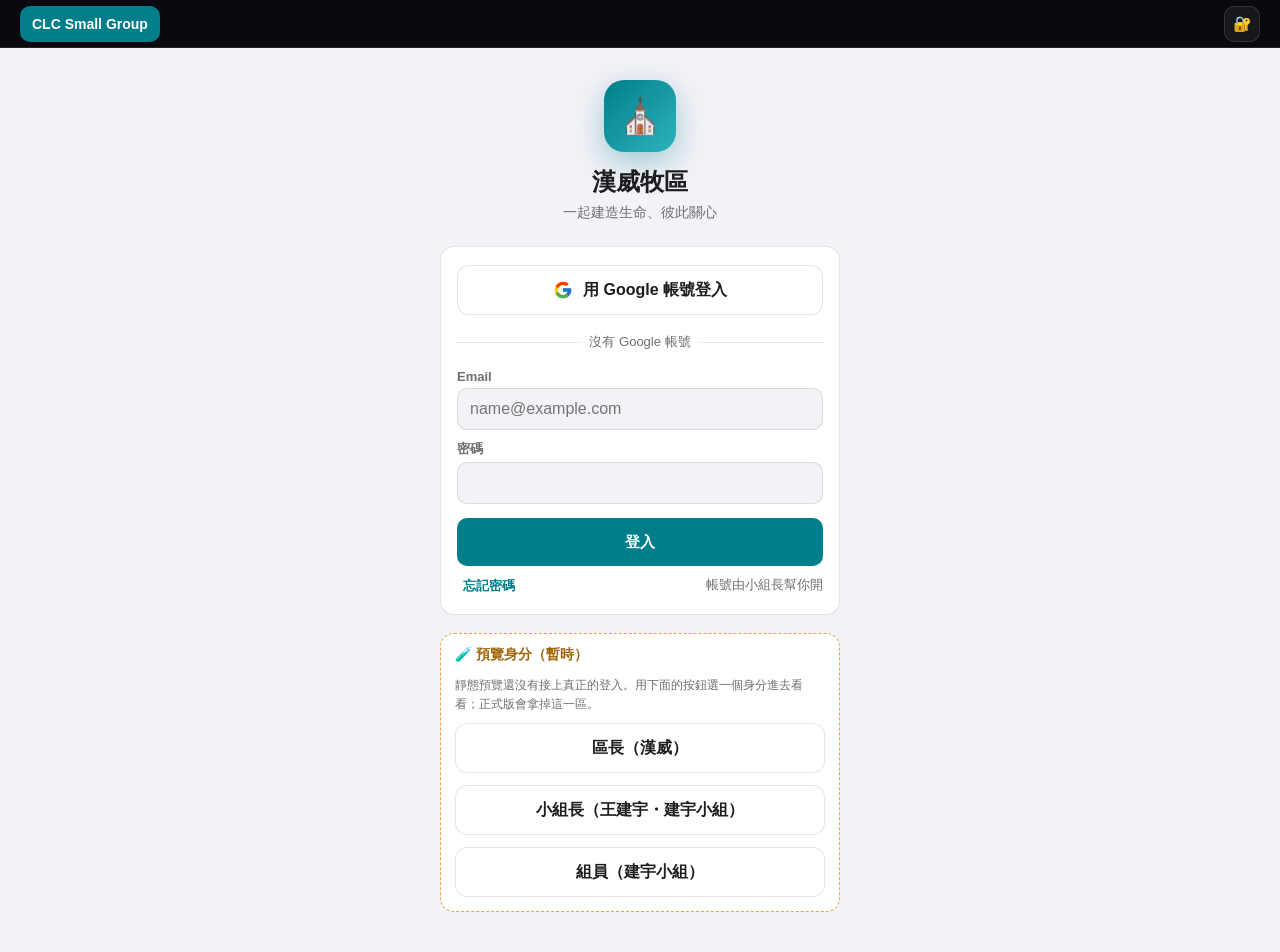
<file: index.html>
<!DOCTYPE html>
<html lang="zh-TW">
<head>
  <meta charset="UTF-8">
  <meta name="viewport" content="width=device-width,initial-scale=1.0,viewport-fit=cover">
  <title>CLC Small Group | 世界地圖</title>
  <script>try{var t=localStorage.getItem('sg_theme');if(t?t==='dark':matchMedia('(prefers-color-scheme: dark)').matches)document.documentElement.classList.add('dark')}catch(e){}</script>
  <link rel="stylesheet" href="css/sg-roster.css?v=20261117a">
  <link rel="stylesheet" href="css/sg-app.css?v=20261117a">
</head>
<body data-page="world" data-roles="district,leader,member">
  <main class="sg-main sg-main-world">
    <div class="sg-appbar" id="sgAppbar"><div style="flex:1;min-width:0"><p class="sg-hello" id="hello">Hello</p><p class="sg-verse" id="verse"></p></div></div>
    <div class="sg-world">
      <section class="sg-world-map" aria-label="世界地圖">
        <svg id="world" viewBox="440 60 460 560" preserveAspectRatio="xMidYMid slice" role="img" aria-label="保羅第一次宣教路線示意圖"></svg>
        <span class="sg-demo-tag">地圖試作・可拖曳、縮放</span>
      </section>
      <section class="sg-world-feed" aria-label="動態">
        <div class="sg-grab" aria-hidden="true"></div>
        <section class="sg-card"><div class="sg-compose"><span id="meAvatar"></span><button type="button" class="fake" data-compose="mood">分享點什麼…</button></div>
          <div class="sg-compose-types"><button type="button" data-compose="testimony">✨ 見證</button><button type="button" data-compose="prayer">🙏 代禱</button><button type="button" data-compose="qt">📖 QT</button><button type="button" data-compose="gift">🎁 送卡</button></div></section>
        <div style="display:flex;align-items:center;gap:8px"><div class="sg-chipbar" id="feedFilter" style="flex:1"></div><a class="sg-more" href="fellowship.html" style="white-space:nowrap;font-size:13px;font-weight:700;color:var(--sg-teal-text);text-decoration:none;padding-bottom:10px">代禱・見證 ›</a></div>
        <div class="sg-stack" id="feed"></div>
      </section>
    </div>
  </main>
  <script src="js/sg-seed-static.js?v=20261117a"></script>
  <script src="js/sg-mock-data.js?v=20261117a"></script>
  <script src="js/sg-mockdb.js?v=20261117a"></script>
  <script src="js/sg-shell.js?v=20261117a"></script>
  <script src="js/sg-data.js?v=20261117a"></script>
  <script src="js/sg-terrain.js?v=20261117a"></script>
  <script src="js/sg-mapdemo.js?v=20261117a"></script>
  <script src="js/sg-feed.js?v=20261117a"></script>
  <script src="js/sg-frame.js?v=20261117a"></script>
  <script src="js/sg-home.js?v=20261117a"></script>
</body>
</html>
</file>
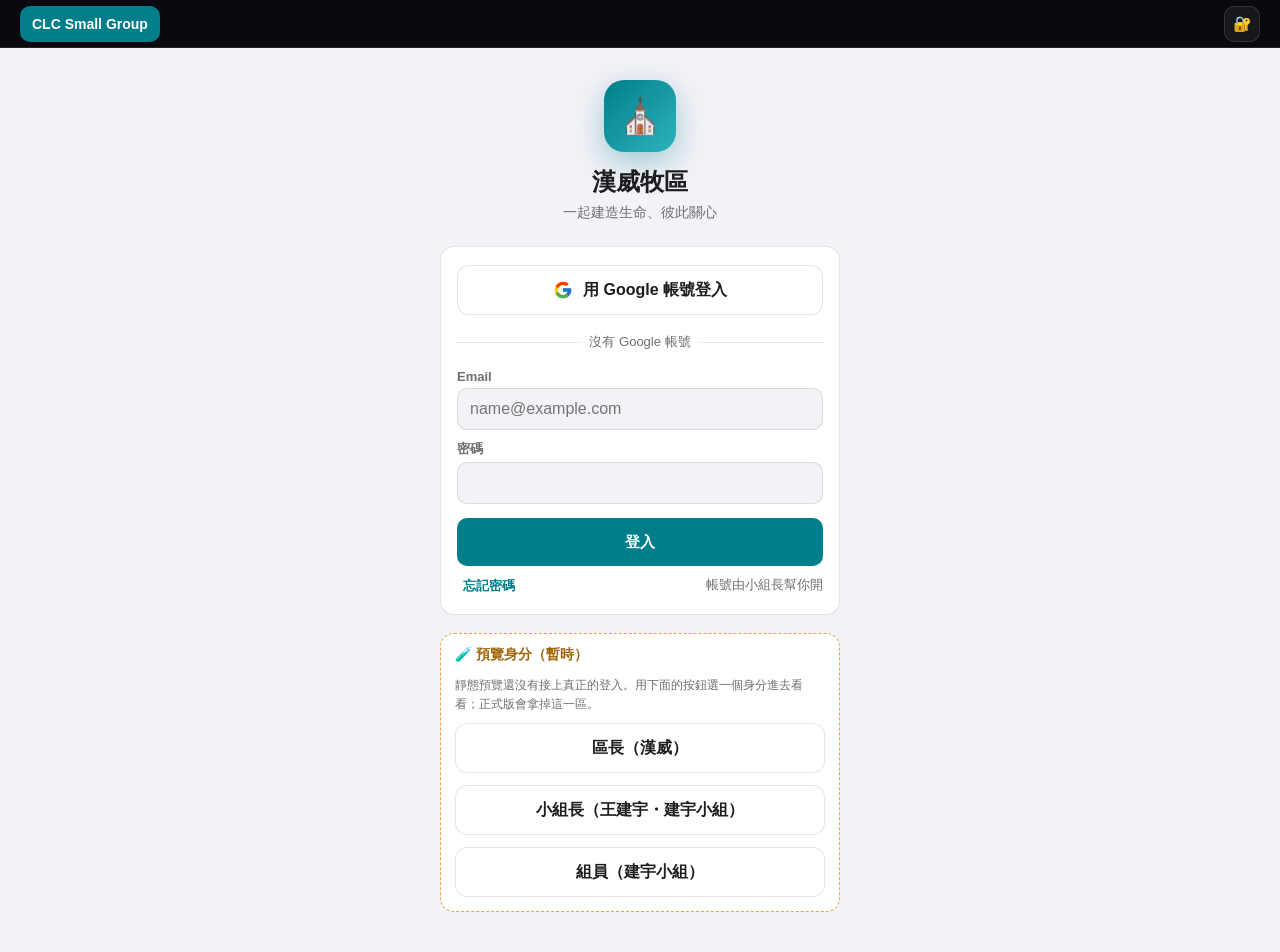
<file: admin-settings.html>
<!DOCTYPE html>
<html lang="zh-TW">
<head>
  <meta charset="UTF-8">
  <meta name="viewport" content="width=device-width,initial-scale=1.0,viewport-fit=cover">
  <title>CLC Small Group | 後台</title>
  <script>try{var t=localStorage.getItem('sg_theme');if(t?t==='dark':matchMedia('(prefers-color-scheme: dark)').matches)document.documentElement.classList.add('dark')}catch(e){}</script>
  <link rel="stylesheet" href="css/sg-roster.css?v=20261117a">
  <link rel="stylesheet" href="css/sg-app.css?v=20261117a">
</head>
<body data-page="admin" data-roles="district">
  <main class="sg-main">
    <div class="sg-appbar" id="sgAppbar"><h1>後台</h1></div>
    <div class="sg-page sg-split"><div class="sg-chipbar" id="secNav"></div><div id="sec"></div></div>
  </main>
  <script src="js/sg-seed-static.js?v=20261117a"></script>
  <script src="js/sg-mock-data.js?v=20261117a"></script>
  <script src="js/sg-mockdb.js?v=20261117a"></script>
  <script src="js/sg-shell.js?v=20261117a"></script>
  <script src="js/sg-data.js?v=20261117a"></script>
  <script src="js/sg-feed.js?v=20261117a"></script>
  <script src="js/sg-frame.js?v=20261117a"></script>
  <script src="js/sg-admin.js?v=20261117a"></script>
</body>
</html>
</file>
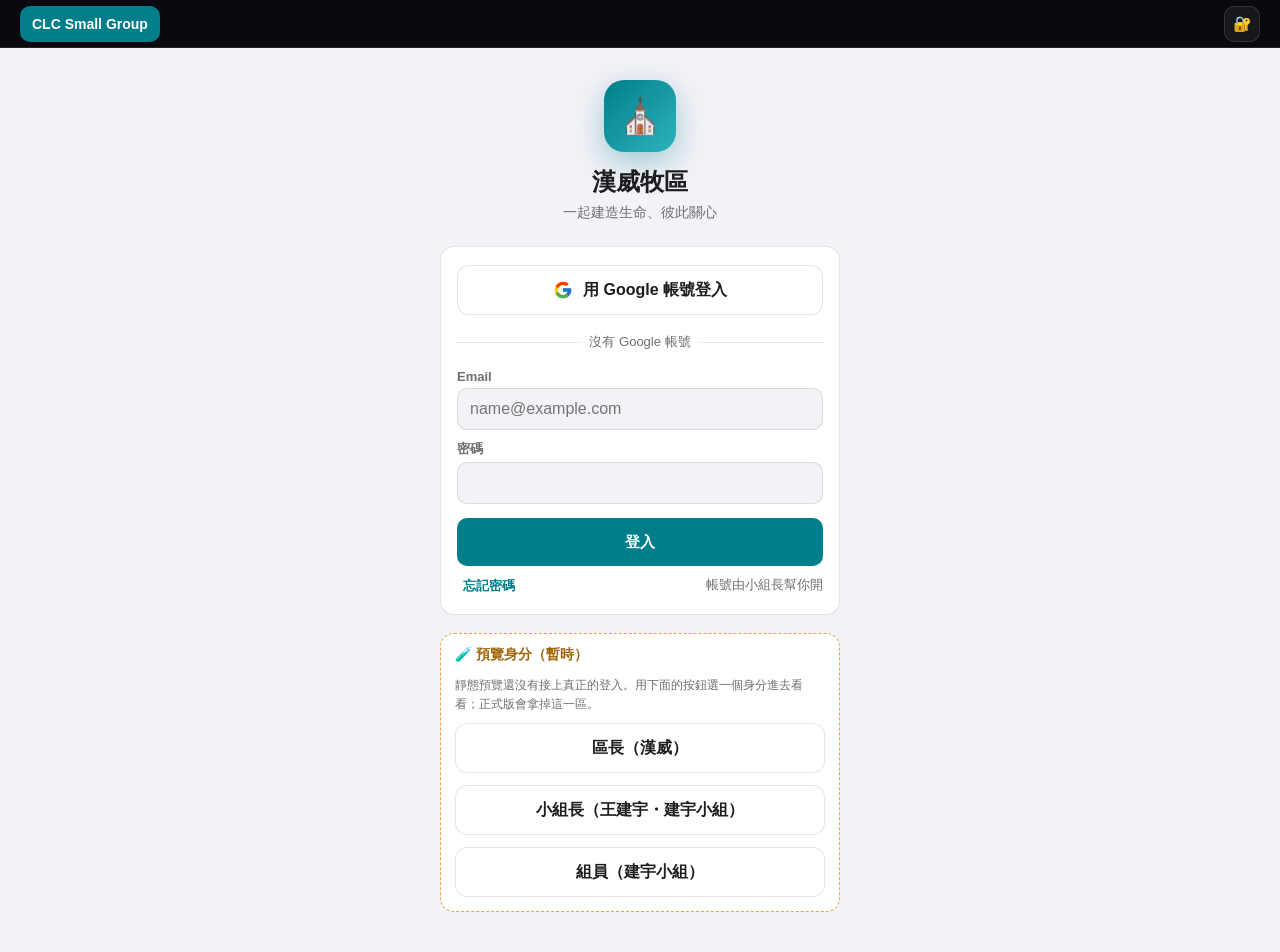
<file: care.html>
<!DOCTYPE html>
<html lang="zh-TW">
<head>
  <meta charset="UTF-8">
  <meta name="viewport" content="width=device-width,initial-scale=1.0,viewport-fit=cover">
  <title>CLC Small Group | 牧養管理</title>
  <script>try{var t=localStorage.getItem('sg_theme');if(t?t==='dark':matchMedia('(prefers-color-scheme: dark)').matches)document.documentElement.classList.add('dark')}catch(e){}</script>
  <link rel="stylesheet" href="css/sg-roster.css?v=20261117a">
  <link rel="stylesheet" href="css/sg-app.css?v=20261117a">
</head>
<body data-page="care" data-roles="district,leader">
  <main class="sg-main">
    <div class="sg-appbar" id="sgAppbar"><h1>牧養管理</h1></div>
    <div class="sg-page sg-split"><div class="sg-chipbar" id="secNav"></div><div id="sec"></div></div>
  </main>
  <script src="js/sg-seed-static.js?v=20261117a"></script>
  <script src="js/sg-mock-data.js?v=20261117a"></script>
  <script src="js/sg-mockdb.js?v=20261117a"></script>
  <script src="js/sg-shell.js?v=20261117a"></script>
  <script src="js/sg-data.js?v=20261117a"></script>
  <script src="js/sg-feed.js?v=20261117a"></script>
  <script src="js/sg-frame.js?v=20261117a"></script>
  <script src="js/sg-care.js?v=20261117a"></script>
</body>
</html>
</file>
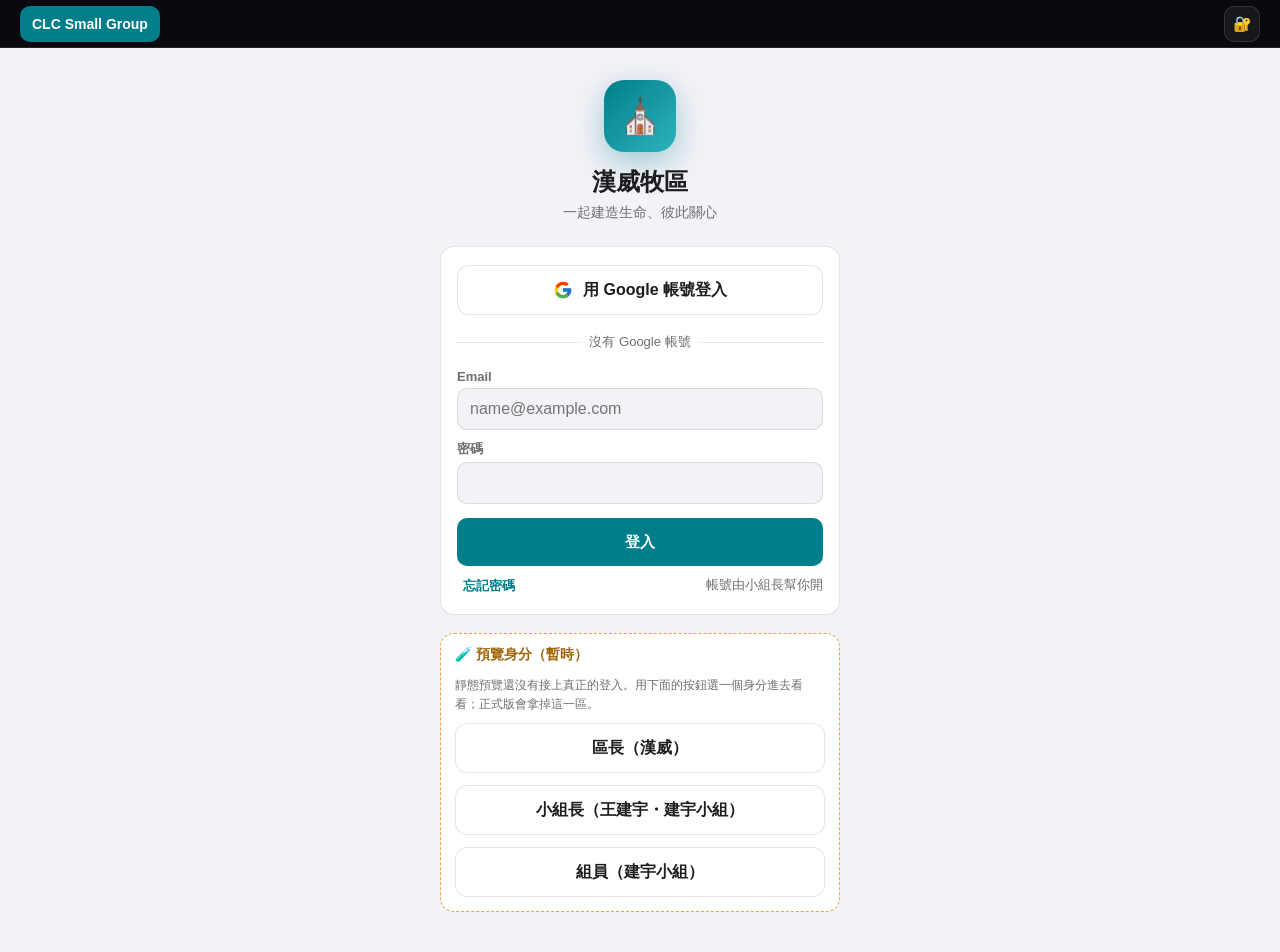
<file: fellowship.html>
<!DOCTYPE html>
<html lang="zh-TW">
<head>
  <meta charset="UTF-8">
  <meta name="viewport" content="width=device-width,initial-scale=1.0,viewport-fit=cover">
  <title>CLC Small Group | 小組</title>
  <script>try{var t=localStorage.getItem('sg_theme');if(t?t==='dark':matchMedia('(prefers-color-scheme: dark)').matches)document.documentElement.classList.add('dark')}catch(e){}</script>
  <link rel="stylesheet" href="css/sg-roster.css?v=20261117a">
  <link rel="stylesheet" href="css/sg-app.css?v=20261117a">
</head>
<body data-page="fellowship" data-roles="district,leader,member">
  <main class="sg-main">
    <div class="sg-appbar" id="sgAppbar"><h1>小組</h1></div>
    <div class="sg-page" id="lineBox"></div>
    <div class="sg-page sg-split"><div class="sg-chipbar" id="secNav"></div><div id="sec"></div></div>
  </main>
  <script src="js/sg-seed-static.js?v=20261117a"></script>
  <script src="js/sg-mock-data.js?v=20261117a"></script>
  <script src="js/sg-mockdb.js?v=20261117a"></script>
  <script src="js/sg-shell.js?v=20261117a"></script>
  <script src="js/sg-data.js?v=20261117a"></script>
  <script src="js/sg-feed.js?v=20261117a"></script>
  <script src="js/sg-frame.js?v=20261117a"></script>
  <script src="js/sg-fellow.js?v=20261117a"></script>
</body>
</html>
</file>
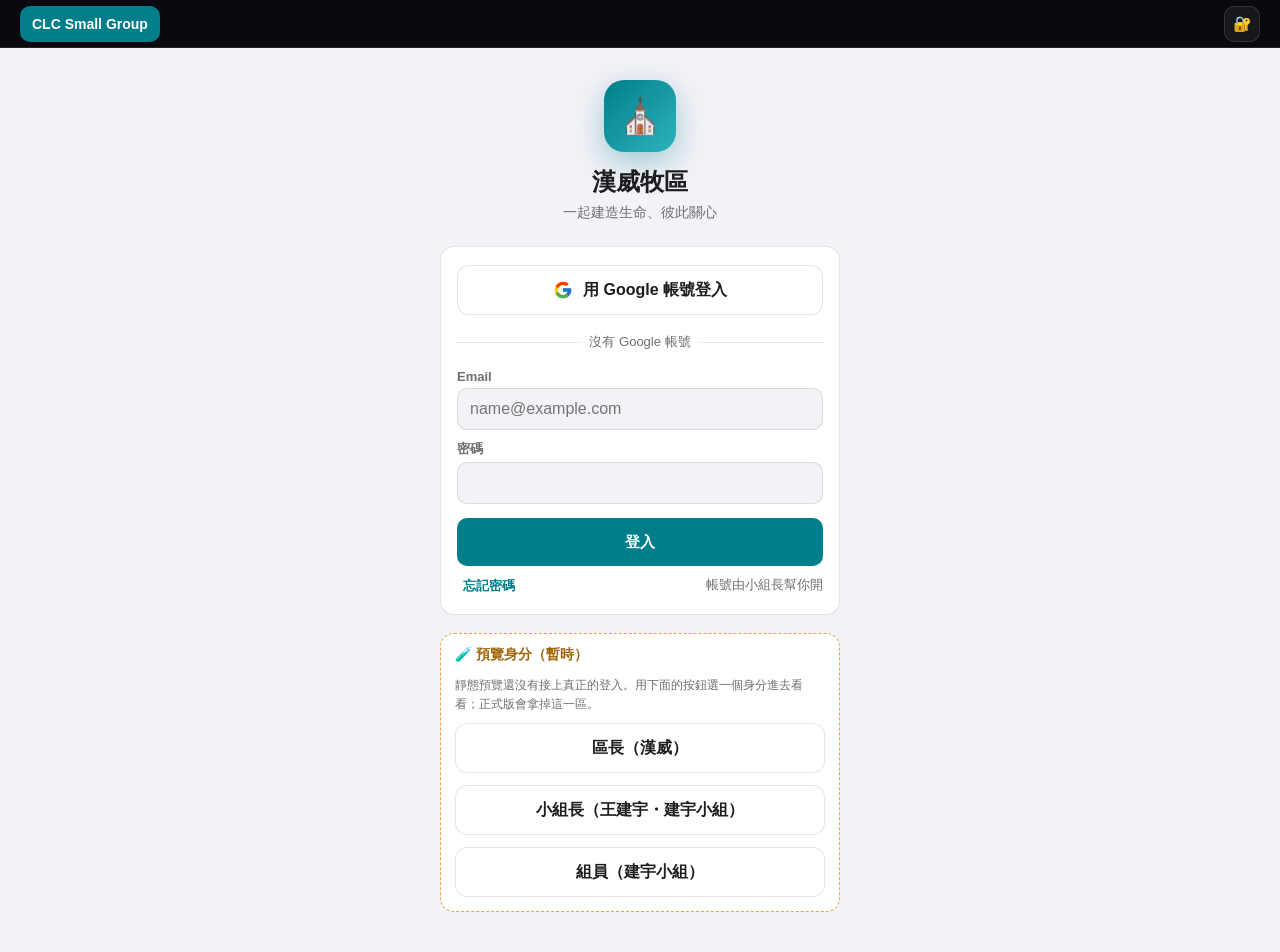
<file: land.html>
<!DOCTYPE html>
<html lang="zh-TW">
<head>
  <meta charset="UTF-8">
  <meta name="viewport" content="width=device-width,initial-scale=1.0,viewport-fit=cover">
  <title>CLC Small Group | 我的領地</title>
  <script>try{var t=localStorage.getItem('sg_theme');if(t?t==='dark':matchMedia('(prefers-color-scheme: dark)').matches)document.documentElement.classList.add('dark')}catch(e){}</script>
  <link rel="stylesheet" href="css/sg-roster.css?v=20261117a">
  <link rel="stylesheet" href="css/sg-app.css?v=20261117a">
  <script type="importmap">{ "imports": { "three": "./js/vendor/three/three.module.min.js?v=r160", "three/addons/": "./js/vendor/three/" } }</script>
</head>
<body data-page="land" data-roles="district,leader,member">
  <main class="sg-main sg-main-world">
    <div class="sg-appbar" id="sgAppbar"><h1>我的領地</h1></div>
    <div class="sg-world">
      <section class="sg-world-map sg-land3d" id="land3d" aria-label="我的領地（3D 小島，可拖曳、縮放）">
        <span class="sg-demo-tag">小島試作・可拖曳、縮放</span>
      </section>
      <section class="sg-world-feed" aria-label="我的進度">
        <div class="sg-grab" aria-hidden="true"></div>
        <section class="sg-card"><div class="sg-card-b" style="display:flex;align-items:center;gap:12px;padding-top:14px"><span id="meAv"></span><div style="flex:1;min-width:0"><div id="meName" style="font-size:17px;font-weight:800"></div><div id="meSub" class="sg-note"></div></div>
          <span class="sg-badge" title="Q 版英雄角色下一階段加入">英雄角色：即將推出</span></div></section>
        <section class="sg-card" id="landTasks"></section>
        <section class="sg-card" id="landArmor"></section>
        <section class="sg-card" id="landBible"></section>
        <section class="sg-card"><div class="sg-card-h">我的收藏</div>
          <a class="sg-item" href="me.html#cards"><span class="sg-ic">📚</span><span class="sg-txt">經文卡冊</span>›</a>
          <a class="sg-item" href="me.html#badges"><span class="sg-ic">🏅</span><span class="sg-txt">徽章</span>›</a>
          <a class="sg-item" href="me.html#gifts"><span class="sg-ic">🎁</span><span class="sg-txt">收到的禮物</span>›</a>
          <a class="sg-item" href="me.html#profile"><span class="sg-ic">👤</span><span class="sg-txt">我的資料</span>›</a></section>
      </section>
    </div>
  </main>
  <script src="js/sg-seed-static.js?v=20261117a"></script>
  <script src="js/sg-mock-data.js?v=20261117a"></script>
  <script src="js/sg-mockdb.js?v=20261117a"></script>
  <script src="js/sg-shell.js?v=20261117a"></script>
  <script src="js/sg-data.js?v=20261117a"></script>
  <script src="js/sg-terrain.js?v=20261117a"></script>
  <script src="js/sg-feed.js?v=20261117a"></script>
  <script src="js/sg-frame.js?v=20261117a"></script>
  <script src="js/sg-books.js?v=20261117a"></script>
  <script src="js/sg-land.js?v=20261117a"></script>
  <script type="module" src="js/sg-land3d.js?v=20261117a"></script>
</body>
</html>
</file>
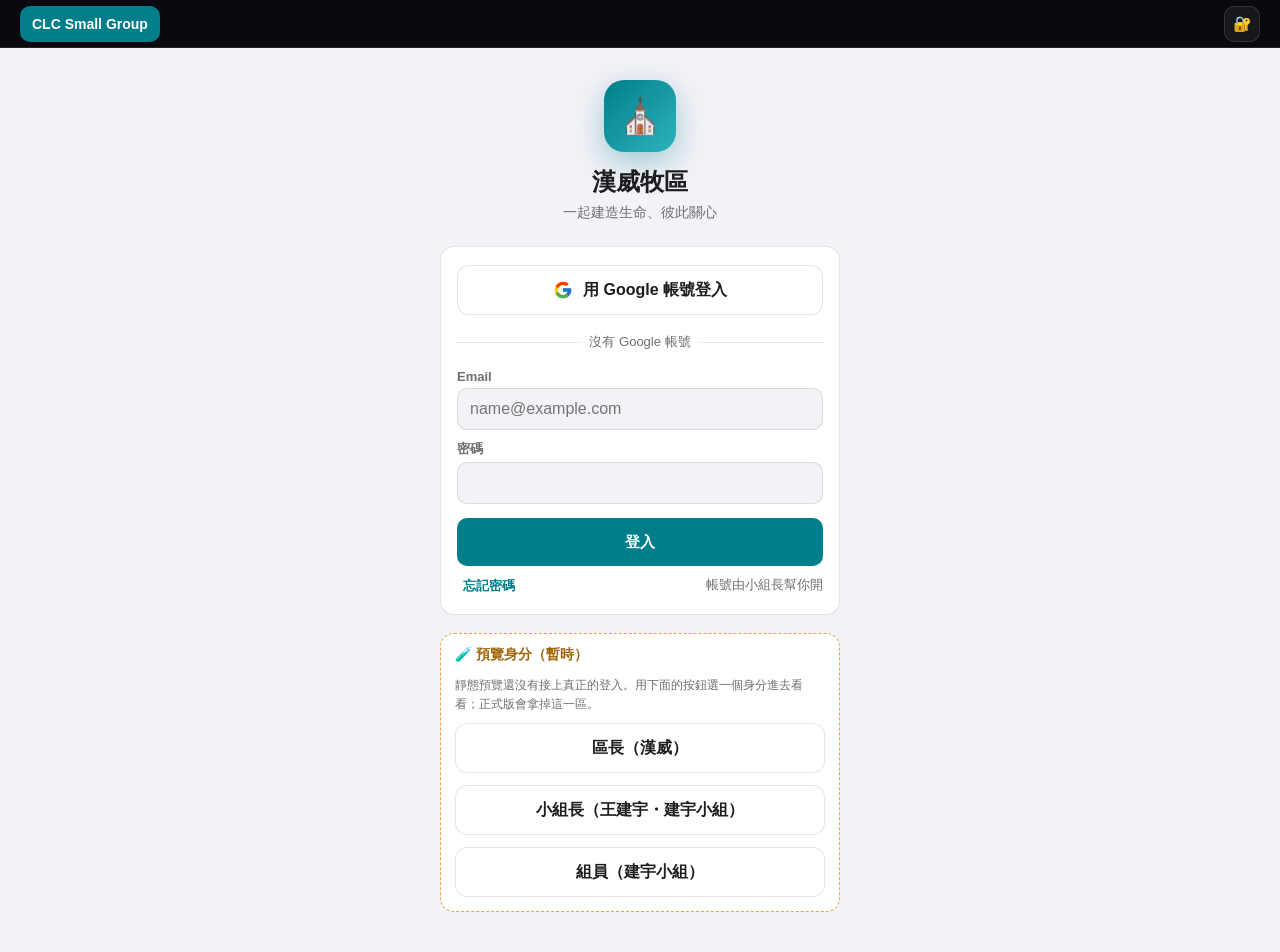
<file: login.html>
<!DOCTYPE html>
<html lang="zh-TW">
<head>
  <meta charset="UTF-8">
  <meta name="viewport" content="width=device-width,initial-scale=1.0,viewport-fit=cover">
  <title>CLC Small Group | 登入</title>
  <script>try{var t=localStorage.getItem('sg_theme');if(t?t==='dark':matchMedia('(prefers-color-scheme: dark)').matches)document.documentElement.classList.add('dark')}catch(e){}</script>
  <link rel="stylesheet" href="css/sg-roster.css?v=20261117a">
  <link rel="stylesheet" href="css/sg-app.css?v=20261117a">
  <style>
    .lg-wrap { max-width: 400px; margin: 0 auto; padding: 32px 16px 40px; }
    .lg-logo { width: 72px; height: 72px; border-radius: 20px; background: linear-gradient(135deg, #007E8A, #2DB3BE); color: #fff; display: flex; align-items: center; justify-content: center; font-size: 34px; margin: 0 auto 14px; box-shadow: 0 10px 30px rgba(0,126,138,.35); }
    .lg-btn { width: 100%; min-height: 50px; border-radius: 12px; font-size: 16px; font-weight: 700; display: flex; align-items: center; justify-content: center; gap: 10px; cursor: pointer; border: 1px solid var(--sg-line); background: var(--sg-card); color: var(--sg-text); }
    .lg-or { display: flex; align-items: center; gap: 10px; color: var(--sg-muted); font-size: 13px; margin: 18px 0; }
    .lg-or::before, .lg-or::after { content: ''; flex: 1; height: 1px; background: var(--sg-line); }
  </style>
</head>
<body data-page="login">
  <main class="lg-wrap">
    <div class="lg-logo" aria-hidden="true">⛪</div>
    <h1 style="text-align:center;font-size:24px;font-weight:800;margin:0">漢威牧區</h1>
    <p style="text-align:center;color:var(--sg-muted);margin:6px 0 24px;font-size:14px">一起建造生命、彼此關心</p>

    <section class="sg-card"><div class="sg-card-b" style="padding:18px 16px">
      <button type="button" class="lg-btn" id="gBtn"><svg width="20" height="20" viewBox="0 0 48 48" aria-hidden="true"><path fill="#FFC107" d="M43.6 20.5H42V20H24v8h11.3C33.7 32.7 29.2 36 24 36c-6.6 0-12-5.4-12-12s5.4-12 12-12c3.1 0 5.8 1.2 7.9 3.1l5.7-5.7C34 6.1 29.3 4 24 4 12.9 4 4 12.9 4 24s8.9 20 20 20 20-8.9 20-20c0-1.3-.1-2.4-.4-3.5z"/><path fill="#FF3D00" d="m6.3 14.7 6.6 4.8C14.7 15.1 19 12 24 12c3.1 0 5.8 1.2 7.9 3.1l5.7-5.7C34 6.1 29.3 4 24 4 16.3 4 9.7 8.3 6.3 14.7z"/><path fill="#4CAF50" d="M24 44c5.2 0 9.9-2 13.4-5.2l-6.2-5.2C29.2 35.1 26.7 36 24 36c-5.2 0-9.6-3.3-11.3-7.9l-6.5 5C9.5 39.6 16.2 44 24 44z"/><path fill="#1976D2" d="M43.6 20.5H42V20H24v8h11.3c-.8 2.2-2.2 4.2-4.1 5.6l6.2 5.2C37 39.2 44 34 44 24c0-1.3-.1-2.4-.4-3.5z"/></svg>用 Google 帳號登入</button>
      <div class="lg-or">沒有 Google 帳號</div>
      <form id="eForm" novalidate>
        <label class="sg-lab" for="eMail" style="margin-top:0">Email</label><input class="sg-in" id="eMail" type="email" autocomplete="username" placeholder="name@example.com">
        <label class="sg-lab" for="ePw">密碼</label><input class="sg-in" id="ePw" type="password" autocomplete="current-password">
        <button type="submit" class="sg-btn sg-btn-teal" style="width:100%;min-height:48px;margin-top:14px">登入</button>
        <div style="display:flex;justify-content:space-between;margin-top:10px;font-size:13px"><button type="button" class="sg-more" style="background:none;border:0;color:var(--sg-teal-text);font-weight:700;cursor:pointer" id="forgot">忘記密碼</button><span style="color:var(--sg-muted)">帳號由小組長幫你開</span></div>
      </form>
    </div></section>

    <section class="sg-card" style="margin-top:18px;border:1px dashed #E8A33D"><div class="sg-card-h" style="color:#A0640A">🧪 預覽身分（暫時）</div>
      <div class="sg-card-b"><p class="sg-note" style="margin:0 0 10px">靜態預覽還沒有接上真正的登入。用下面的按鈕選一個身分進去看看；正式版會拿掉這一區。</p>
      <div id="demo" class="sg-stack"></div></div></section>
  </main>
  <script src="js/sg-seed-static.js?v=20261117a"></script>
  <script src="js/sg-mock-data.js?v=20261117a"></script>
  <script src="js/sg-mockdb.js?v=20261117a"></script>
  <script src="js/sg-shell.js?v=20261117a"></script>
  <script src="js/sg-data.js?v=20261117a"></script>
  <script>
    (function () {
      const U = window.SGU;
      if (U.getSession()) { location.replace('index.html'); return; }
      const go = d => { U.setSession({ personId: d.personId, role: d.role }); location.replace('index.html'); };
      U.$('demo').innerHTML = U.DEMO.map((d, i) => `<button type="button" class="lg-btn" data-i="${i}">${U.esc(d.label)}</button>`).join('');
      U.$('demo').addEventListener('click', e => { const b = e.target.closest('[data-i]'); if (b) go(U.DEMO[+b.dataset.i]); });
      const notYet = () => U.toast('靜態預覽還沒接上真正的登入，請用下面的「預覽身分」');
      U.$('gBtn').addEventListener('click', notYet);
      U.$('eForm').addEventListener('submit', e => { e.preventDefault(); notYet(); });
      U.$('forgot').addEventListener('click', () => U.toast('正式版會寄重設密碼信到你的 Email'));
    })();
  </script>
</body>
</html>
</file>
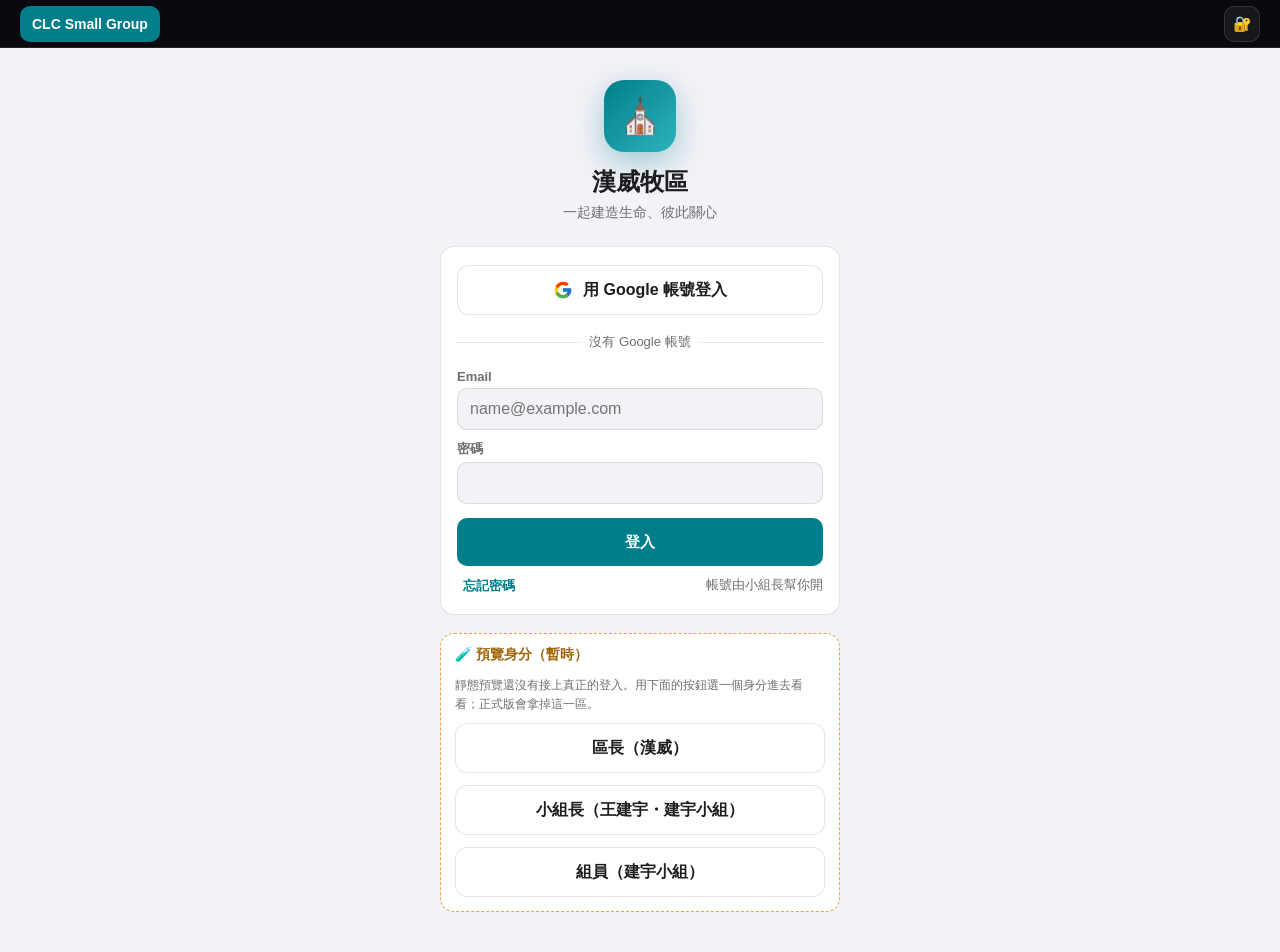
<file: me.html>
<!DOCTYPE html>
<html lang="zh-TW">
<head>
  <meta charset="UTF-8">
  <meta name="viewport" content="width=device-width,initial-scale=1.0,viewport-fit=cover">
  <title>CLC Small Group | 我的</title>
  <script>try{var t=localStorage.getItem('sg_theme');if(t?t==='dark':matchMedia('(prefers-color-scheme: dark)').matches)document.documentElement.classList.add('dark')}catch(e){}</script>
  <link rel="stylesheet" href="css/sg-roster.css?v=20261117a">
  <link rel="stylesheet" href="css/sg-app.css?v=20261117a">
</head>
<body data-page="me" data-roles="district,leader,member">
  <main class="sg-main">
    <div class="sg-appbar" id="sgAppbar"><h1>我</h1></div>
    <div class="sg-page" id="heroBox"></div>
    <div class="sg-page sg-split"><div class="sg-chipbar" id="secNav"></div><div id="sec"></div></div>
  </main>
  <script src="js/sg-seed-static.js?v=20261117a"></script>
  <script src="js/sg-mock-data.js?v=20261117a"></script>
  <script src="js/sg-mockdb.js?v=20261117a"></script>
  <script src="js/sg-shell.js?v=20261117a"></script>
  <script src="js/sg-data.js?v=20261117a"></script>
  <script src="js/sg-feed.js?v=20261117a"></script>
  <script src="js/sg-frame.js?v=20261117a"></script>
  <script src="js/sg-books.js?v=20261117a"></script>
  <script src="js/sg-me.js?v=20261117a"></script>
</body>
</html>
</file>
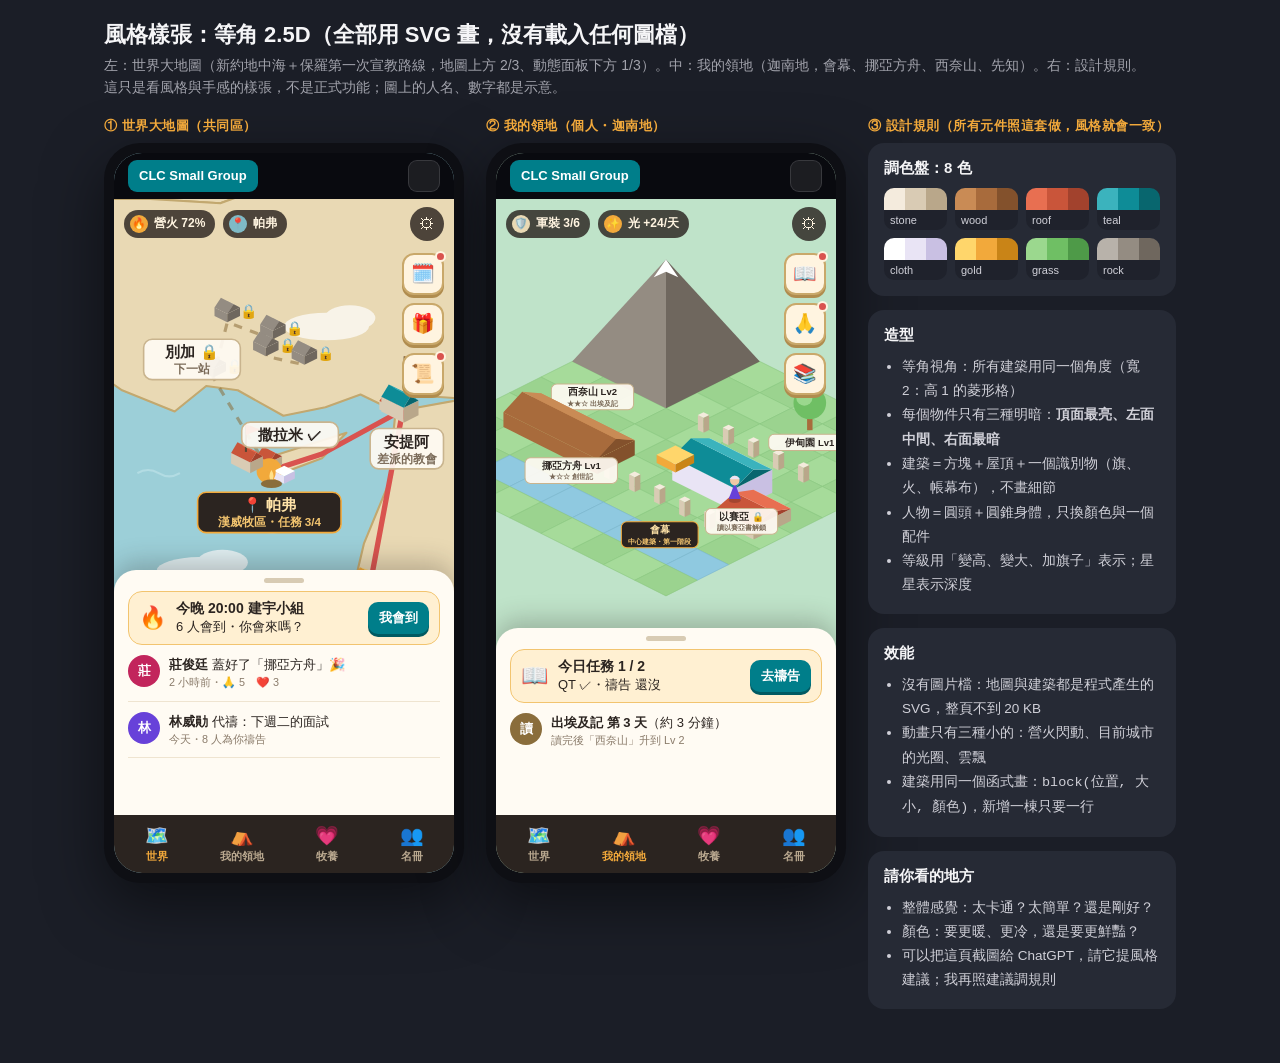
<file: prototype/style-sample.html>
<!DOCTYPE html>
<html lang="zh-TW">
<head>
<meta charset="UTF-8">
<meta name="viewport" content="width=device-width,initial-scale=1.0,viewport-fit=cover">
<title>CLC Small Group｜風格樣張</title>
<style>
  @font-face { font-family: "CLC Arial"; src: local("Arial"); font-weight: 100 549; }
  @font-face { font-family: "CLC Arial"; src: local("Arial Bold"), local("Arial-BoldMT"); font-weight: 550 1000; }
  :root { --ink: #2B2420; --paper: #F3E9D7; --sea: #9CCFD8; --sea2: #7FBAC6; --land: #E9D9B4; --land2: #D9C493; --teal: #007E8A; --sun: #F2A93B; --red: #D9534F; }
  * { box-sizing: border-box; }
  body { margin: 0; background: #1B1E27; color: #F5F5F7; font-family: "CLC Arial", Arial, "Microsoft JhengHei", sans-serif; }
  .wrap { max-width: 1100px; margin: 0 auto; padding: 20px 14px 40px; }
  h1 { font-size: 22px; margin: 0 0 4px; } .sub { color: rgba(235,235,245,.65); font-size: 14px; margin: 0 0 18px; line-height: 1.6; }
  .row { display: flex; flex-wrap: wrap; gap: 22px; align-items: flex-start; }
  .label { font-size: 13px; font-weight: 800; color: #F2A93B; margin: 0 0 8px; letter-spacing: .5px; }
  /* 手機框 */
  .phone { width: 360px; height: 740px; border-radius: 36px; background: #0E0F14; padding: 10px; box-shadow: 0 20px 60px rgba(0,0,0,.5); flex: none; }
  .screen { position: relative; width: 100%; height: 100%; border-radius: 28px; overflow: hidden; background: var(--sea); color: var(--ink); }
  .hd { position: absolute; top: 0; left: 0; right: 0; height: 46px; background: #090A0F; display: flex; align-items: center; padding: 0 14px; z-index: 5; }
  .logo { background: #007E8A; color: #fff; font-weight: 700; font-size: 13px; height: 32px; padding: 0 11px; border-radius: 9px; display: flex; align-items: center; }
  .key { margin-left: auto; width: 32px; height: 32px; border-radius: 9px; background: rgba(255,255,255,.08); border: 1px solid rgba(255,255,255,.12); }
  .hud { position: absolute; top: 54px; left: 10px; right: 10px; display: flex; gap: 8px; align-items: center; z-index: 4; }
  .chip { background: rgba(43,36,32,.82); color: #FFF4E0; border-radius: 999px; padding: 5px 10px 5px 6px; font-size: 12px; font-weight: 800; display: flex; align-items: center; gap: 6px; }
  .dot { width: 18px; height: 18px; border-radius: 50%; display: inline-flex; align-items: center; justify-content: center; font-size: 11px; }
  .gear { margin-left: auto; width: 34px; height: 34px; border-radius: 50%; background: rgba(43,36,32,.82); color: #FFF4E0; display: flex; align-items: center; justify-content: center; font-size: 16px; }
  .side { position: absolute; right: 10px; top: 100px; display: flex; flex-direction: column; gap: 8px; z-index: 4; }
  .side div { position: relative; width: 42px; height: 42px; border-radius: 12px; background: #FFF4E0; border: 2px solid #C9A86A; display: flex; align-items: center; justify-content: center; font-size: 19px; box-shadow: 0 3px 0 #B08C4E; }
  .side div i { position: absolute; top: -4px; right: -4px; width: 11px; height: 11px; border-radius: 50%; background: var(--red); border: 2px solid #FFF4E0; }
  svg { display: block; }
  /* 動態面板（往上拉） */
  .sheet { position: absolute; left: 0; right: 0; bottom: 58px; height: 34%; background: #FFFBF3; border-radius: 22px 22px 0 0; box-shadow: 0 -8px 24px rgba(43,36,32,.25); z-index: 6; padding: 8px 14px 0; overflow: hidden; }
  .grab { width: 40px; height: 5px; border-radius: 3px; background: #D8CBB3; margin: 0 auto 8px; }
  .quest { display: flex; align-items: center; gap: 10px; background: #FFF0D2; border: 1.5px solid #F2C46F; border-radius: 14px; padding: 8px 10px; font-size: 13px; }
  .quest b { display: block; font-size: 14px; }
  .btn { margin-left: auto; background: var(--teal); color: #fff; font-weight: 800; font-size: 13px; border-radius: 10px; padding: 7px 11px; white-space: nowrap; box-shadow: 0 3px 0 #005A62; }
  .post { display: flex; gap: 9px; padding: 10px 0; border-bottom: 1px solid #EFE4D0; font-size: 13px; line-height: 1.5; }
  .av { width: 32px; height: 32px; border-radius: 50%; flex: none; color: #fff; font-weight: 800; display: flex; align-items: center; justify-content: center; font-size: 13px; }
  .post small { color: #8A7B6A; display: block; }
  .tabs { position: absolute; left: 0; right: 0; bottom: 0; height: 58px; background: #2B2420; display: flex; z-index: 7; }
  .tabs div { flex: 1; display: flex; flex-direction: column; align-items: center; justify-content: center; gap: 2px; font-size: 11px; font-weight: 800; color: #B9A88F; }
  .tabs div.on { color: #F2A93B; }
  .tabs span { font-size: 19px; }
  /* 規則 */
  .rules { flex: 1; min-width: 300px; }
  .card { background: #262A35; border-radius: 16px; padding: 16px; margin-bottom: 14px; }
  .card h3 { margin: 0 0 10px; font-size: 15px; }
  .sw { display: grid; grid-template-columns: repeat(4, 1fr); gap: 8px; }
  .sw div { border-radius: 10px; overflow: hidden; font-size: 11px; }
  .sw span { display: block; height: 22px; }
  .sw p { margin: 0; padding: 4px 6px; background: #1F222C; color: #D0D0D8; }
  ul { margin: 0; padding-left: 18px; font-size: 13.5px; line-height: 1.8; color: #D0D0D8; }
  @keyframes flick { 0%,100% { transform: scale(1); opacity: 1; } 50% { transform: scale(1.12) translateY(-1px); opacity: .85; } }
  .flame { animation: flick 1.2s ease-in-out infinite; transform-origin: center bottom; transform-box: fill-box; }
  @keyframes pulse { 0%,100% { r: 10; opacity: .35; } 50% { r: 16; opacity: .1; } }
  .pulse { animation: pulse 2s ease-in-out infinite; }
  @keyframes drift { from { transform: translateX(0); } to { transform: translateX(30px); } }
  .cloud { animation: drift 9s ease-in-out infinite alternate; }
</style>
</head>
<body>
<div class="wrap">
  <h1>風格樣張：等角 2.5D（全部用 SVG 畫，沒有載入任何圖檔）</h1>
  <p class="sub">左：世界大地圖（新約地中海＋保羅第一次宣教路線，地圖上方 2/3、動態面板下方 1/3）。中：我的領地（迦南地，會幕、挪亞方舟、西奈山、先知）。右：設計規則。<br>這只是看風格與手感的樣張，不是正式功能；圖上的人名、數字都是示意。</p>
  <div class="row">
    <div>
      <p class="label">① 世界大地圖（共同區）</p>
      <div class="phone"><div class="screen">
        <div class="hd"><span class="logo">CLC Small Group</span><span class="key"></span></div>
        <div class="hud">
          <span class="chip"><span class="dot" style="background:#F2A93B">🔥</span>營火 72%</span>
          <span class="chip"><span class="dot" style="background:#7FBAC6">📍</span>帕弗</span>
          <span class="gear">⚙</span>
        </div>
        <div class="side"><div>🗓️<i></i></div><div>🎁</div><div>📜<i></i></div></div>
        <svg id="world" viewBox="560 120 320 527" width="340" height="560" style="position:absolute;top:46px;left:0"></svg>
        <div class="sheet">
          <div class="grab"></div>
          <div class="quest"><span style="font-size:22px">🔥</span><div><b>今晚 20:00 建宇小組</b>6 人會到・你會來嗎？</div><span class="btn">我會到</span></div>
          <div class="post"><span class="av" style="background:#C2255C">莊</span><div><b>莊俊廷</b> 蓋好了「挪亞方舟」🎉<small>2 小時前・🙏 5　❤️ 3</small></div></div>
          <div class="post"><span class="av" style="background:#6741D9">林</span><div><b>林威勛</b> 代禱：下週二的面試<small>今天・8 人為你禱告</small></div></div>
        </div>
        <div class="tabs"><div class="on"><span>🗺️</span>世界</div><div><span>⛺</span>我的領地</div><div><span>💗</span>牧養</div><div><span>👥</span>名冊</div></div>
      </div></div>
    </div>
    <div>
      <p class="label">② 我的領地（個人・迦南地）</p>
      <div class="phone"><div class="screen" style="background:#BFE3C9">
        <div class="hd"><span class="logo">CLC Small Group</span><span class="key"></span></div>
        <div class="hud">
          <span class="chip"><span class="dot" style="background:#E9D9B4">🛡️</span>軍裝 3/6</span>
          <span class="chip"><span class="dot" style="background:#F2A93B">✨</span>光 +24/天</span>
          <span class="gear">⚙</span>
        </div>
        <div class="side"><div>📖<i></i></div><div>🙏<i></i></div><div>📚</div></div>
        <svg id="land" viewBox="200 0 500 824" width="340" height="560" style="position:absolute;top:46px;left:0"></svg>
        <div class="sheet" style="height:26%">
          <div class="grab"></div>
          <div class="quest"><span style="font-size:22px">📖</span><div><b>今日任務 1 / 2</b>QT ✓・禱告 還沒</div><span class="btn">去禱告</span></div>
          <div class="post" style="border:0"><span class="av" style="background:#8A6D3B">讀</span><div><b>出埃及記 第 3 天</b>（約 3 分鐘）<small>讀完後「西奈山」升到 Lv 2</small></div></div>
        </div>
        <div class="tabs"><div><span>🗺️</span>世界</div><div class="on"><span>⛺</span>我的領地</div><div><span>💗</span>牧養</div><div><span>👥</span>名冊</div></div>
      </div></div>
    </div>
    <div class="rules">
      <p class="label">③ 設計規則（所有元件照這套做，風格就會一致）</p>
      <div class="card"><h3>調色盤：8 色</h3><div class="sw" id="sw"></div></div>
      <div class="card"><h3>造型</h3><ul>
        <li>等角視角：所有建築用同一個角度（寬 2：高 1 的菱形格）</li>
        <li>每個物件只有三種明暗：<b>頂面最亮、左面中間、右面最暗</b></li>
        <li>建築＝方塊＋屋頂＋一個識別物（旗、火、帳幕布），不畫細節</li>
        <li>人物＝圓頭＋圓錐身體，只換顏色與一個配件</li>
        <li>等級用「變高、變大、加旗子」表示；星星表示深度</li>
      </ul></div>
      <div class="card"><h3>效能</h3><ul>
        <li>沒有圖片檔：地圖與建築都是程式產生的 SVG，整頁不到 20 KB</li>
        <li>動畫只有三種小的：營火閃動、目前城市的光圈、雲飄</li>
        <li>建築用同一個函式畫：<code>block(位置, 大小, 顏色)</code>，新增一棟只要一行</li>
      </ul></div>
      <div class="card"><h3>請你看的地方</h3><ul>
        <li>整體感覺：太卡通？太簡單？還是剛好？</li>
        <li>顏色：要更暖、更冷，還是要更鮮豔？</li>
        <li>可以把這頁截圖給 ChatGPT，請它提風格建議；我再照建議調規則</li>
      </ul></div>
    </div>
  </div>
</div>
<script>
(function () {
  const NS = 'http://www.w3.org/2000/svg';
  const el = (tag, attrs, parent) => { const e = document.createElementNS(NS, tag); for (const k in attrs) e.setAttribute(k, attrs[k]); if (parent) parent.appendChild(e); return e; };
  // 8 色，每色三種明暗：頂（亮）、左（中）、右（暗）
  const PAL = {
    stone: ['#F4EBDD', '#D9CBB4', '#B9A78A'], wood: ['#C98B55', '#A86B3C', '#83512C'], roof: ['#E86F51', '#C9553A', '#A2422D'],
    teal: ['#3BB3BD', '#0E8C97', '#08666E'], cloth: ['#FFFFFF', '#E9E4F5', '#C9C0E3'], gold: ['#FFD66B', '#F2A93B', '#C98417'],
    grass: ['#9BD88E', '#6FBF64', '#4E9A48'], rock: ['#B8B2AA', '#948C82', '#6F675E']
  };
  const sw = document.getElementById('sw');
  Object.entries(PAL).forEach(([k, c]) => { sw.insertAdjacentHTML('beforeend', `<div><span style="background:linear-gradient(90deg,${c[0]} 0 33%,${c[1]} 33% 66%,${c[2]} 66%)"></span><p>${k}</p></div>`); });

  // 等角方塊：gx, gy（格子座標），w, d（寬深），h（高），顏色
  function iso(ox, oy, t) { return (gx, gy, z = 0) => [ox + (gx - gy) * t, oy + (gx + gy) * t / 2 - z]; }
  function block(g, P, gx, gy, w, d, h, c) {
    const a = P(gx, gy, h), b = P(gx + w, gy, h), cc = P(gx + w, gy + d, h), dd = P(gx, gy + d, h);
    const b0 = P(gx + w, gy, 0), c0 = P(gx + w, gy + d, 0), d0 = P(gx, gy + d, 0);
    const pts = arr => arr.map(p => p.join(',')).join(' ');
    el('polygon', { points: pts([dd, cc, c0, d0]), fill: c[1] }, g);
    el('polygon', { points: pts([b, cc, c0, b0]), fill: c[2] }, g);
    el('polygon', { points: pts([a, b, cc, dd]), fill: c[0] }, g);
    return { top: [(a[0] + cc[0]) / 2, (a[1] + cc[1]) / 2] };
  }
  function roof(g, P, gx, gy, w, d, h, rh, c) {   // 雙斜屋頂（沿 x 方向）
    const m1 = P(gx, gy + d / 2, h + rh), m2 = P(gx + w, gy + d / 2, h + rh);
    const a = P(gx, gy, h), b = P(gx + w, gy, h), cc = P(gx + w, gy + d, h), dd = P(gx, gy + d, h);
    const pts = arr => arr.map(p => p.join(',')).join(' ');
    el('polygon', { points: pts([dd, cc, m2, m1]), fill: c[1] }, g);
    el('polygon', { points: pts([b, cc, m2]), fill: c[2] }, g);
    el('polygon', { points: pts([a, b, m2, m1]), fill: c[0] }, g);
  }
  function flag(g, x, y, color) { el('line', { x1: x, y1: y, x2: x, y2: y - 26, stroke: '#5A4632', 'stroke-width': 2 }, g); el('polygon', { points: `${x},${y - 26} ${x + 14},${y - 21} ${x},${y - 16}`, fill: color }, g); }
  function label(g, x, y, text, sub, strong) {
    const w = Math.max(text.length * 15 + 16, sub ? sub.length * 11 + 14 : 0);
    el('rect', { x: x - w / 2, y: y, width: w, height: sub ? 38 : 24, rx: 8, fill: strong ? '#2B2420' : 'rgba(255,251,243,.92)', stroke: strong ? '#F2A93B' : '#C9B48E', 'stroke-width': 1.5 }, g);
    el('text', { x, y: y + 17, 'text-anchor': 'middle', 'font-size': 14, 'font-weight': 800, fill: strong ? '#FFE3A8' : '#2B2420' }, g).textContent = text;
    if (sub) el('text', { x, y: y + 32, 'text-anchor': 'middle', 'font-size': 11, 'font-weight': 700, fill: strong ? '#F2C46F' : '#7A6A58' }, g).textContent = sub;
  }
  function person(g, x, y, body, acc) {
    el('ellipse', { cx: x, cy: y + 2, rx: 9, ry: 4, fill: 'rgba(0,0,0,.18)' }, g);
    el('polygon', { points: `${x - 9},${y} ${x + 9},${y} ${x},${y - 24}`, fill: body }, g);
    el('circle', { cx: x, cy: y - 27, r: 7, fill: '#F1C9A5' }, g);
    if (acc) el('path', { d: `M${x - 8},${y - 29} q8,-10 16,0`, fill: acc }, g);
  }

  // ---------- ① 世界地圖：經緯度投影到 900×640 ----------
  const W = document.getElementById('world');
  const proj = (lon, lat) => [(lon - 11) * 33, (43.2 - lat) * 40 + 40];
  const poly = (pts, fill, stroke) => el('polygon', { points: pts.map(p => proj(p[0], p[1]).join(',')).join(' '), fill, stroke: stroke || '#C2A86F', 'stroke-width': 2, 'stroke-linejoin': 'round' }, W);
  el('rect', { x: 0, y: 0, width: 900, height: 640, fill: '#9CCFD8' }, W);
  for (let i = 0; i < 14; i++) el('path', { d: `M${(i * 97) % 880} ${60 + (i * 53) % 540} q10 -6 20 0 t20 0`, stroke: '#B9E0E6', 'stroke-width': 2, fill: 'none', opacity: .8 }, W);
  const LAND = '#E9D9B4';
  poly([[11, 44], [38, 44], [38, 41.2], [36, 41.6], [34, 42], [31, 41.1], [29, 41.2], [27, 41.2], [26, 40.9], [24, 41.2], [22, 42.2], [20, 41.8], [19.4, 41.8], [18, 42.6], [16, 42.6], [15, 42.2], [12, 42.4], [11, 42.6]], LAND);
  poly([[12, 42.4], [15, 42.2], [16, 41.4], [17.2, 40.5], [18.5, 40.1], [16.6, 39.0], [16.0, 38.0], [15.6, 38.0], [15.9, 39.3], [15.0, 40.2], [14.0, 40.8], [12.5, 41.4], [11, 42.3], [11, 42.6]], LAND);
  poly([[12.4, 38.1], [15.6, 38.3], [15.1, 36.7], [12.6, 37.6]], LAND);
  poly([[19.4, 41.8], [20, 41.8], [22, 42.2], [24, 41.2], [26, 40.9], [26.1, 40.3], [24.5, 40.2], [23.7, 40.2], [22.9, 40.6], [22.6, 40.0], [23.3, 39.2], [22.9, 38.6], [24, 38.2], [23.2, 37.9], [22.9, 37.5], [23.2, 36.4], [22.5, 36.4], [21.7, 36.8], [21.1, 37.8], [21.3, 38.4], [20.7, 38.9], [20, 39.7], [19.4, 40.4]], LAND);
  poly([[26.0, 40.3], [27, 41.2], [29, 41.2], [31, 41.1], [34, 42], [36, 41.6], [38, 41.2], [38, 36.5], [36.2, 36.6], [36, 36.2], [35, 36.6], [34, 36.3], [32.8, 36.1], [31.5, 36.7], [30.6, 36.8], [29.7, 36.2], [28.2, 36.7], [27.3, 37.2], [27.2, 37.9], [26.4, 38.4], [26.8, 39.0], [26.1, 39.5]], LAND);
  poly([[36, 36.2], [38, 36.5], [38, 29.5], [34.9, 29.5], [34.2, 31.2], [34.5, 31.6], [34.9, 32.4], [35.1, 33.1], [35.5, 33.9], [35.9, 34.7], [35.9, 35.4]], LAND);
  poly([[11, 33.6], [15.2, 32.4], [19.6, 32.0], [20, 30.5], [25, 31.6], [29, 30.9], [32.3, 31.3], [34.2, 31.2], [34.9, 29.5], [11, 29.5]], LAND);
  poly([[23.5, 35.6], [26.3, 35.3], [26.2, 35.0], [23.6, 35.2]], LAND);
  poly([[32.3, 35.1], [34.6, 35.7], [33.9, 35.1], [32.6, 34.7]], LAND);
  const mt = proj(14.4, 35.9); el('circle', { cx: mt[0], cy: mt[1], r: 5, fill: LAND, stroke: '#C2A86F', 'stroke-width': 2 }, W);
  const cloud = el('g', { class: 'cloud', opacity: .7 }, W);
  [[640, 470], [760, 240]].forEach(([x, y]) => { el('ellipse', { cx: x, cy: y, rx: 40, ry: 13, fill: '#fff' }, cloud); el('ellipse', { cx: x + 22, cy: y - 8, rx: 24, ry: 12, fill: '#fff' }, cloud); });

  // 保羅第一次宣教（徒 13–14）
  const C = { 耶路撒冷: [35.2, 31.8], 安提阿: [36.2, 36.2], 西流基: [35.9, 36.1], 撒拉米: [33.9, 35.2], 帕弗: [32.4, 34.8], 別加: [30.8, 37.0], '彼西底的安提阿': [31.2, 38.3], 以哥念: [32.5, 37.9], 路司得: [32.3, 37.5], 特庇: [33.4, 37.3],
    以弗所: [27.3, 37.9], 哥林多: [22.9, 37.9], 雅典: [23.7, 38.0], 腓立比: [24.3, 41.0], 羅馬: [12.5, 41.9] };
  const route = ['耶路撒冷', '安提阿', '西流基', '撒拉米', '帕弗', '別加', '彼西底的安提阿', '以哥念', '路司得', '特庇'];
  const doneIdx = 4;  // 目前在帕弗
  const path = route.map(n => proj(...C[n]).join(',')).join(' ');
  el('polyline', { points: path, fill: 'none', stroke: '#8A6D3B', 'stroke-width': 3, 'stroke-dasharray': '8 8', opacity: .55 }, W);
  el('polyline', { points: route.slice(0, doneIdx + 1).map(n => proj(...C[n]).join(',')).join(' '), fill: 'none', stroke: '#D9534F', 'stroke-width': 5, 'stroke-linecap': 'round', 'stroke-linejoin': 'round' }, W);
  // 其他城市（灰）
  ['以弗所', '哥林多', '雅典', '腓立比', '羅馬'].forEach(n => { const [x, y] = proj(...C[n]); el('circle', { cx: x, cy: y, r: 6, fill: '#fff', stroke: '#9A8C78', 'stroke-width': 2 }, W); el('text', { x, y: y - 11, 'text-anchor': 'middle', 'font-size': 13, 'font-weight': 700, fill: '#7A6A58' }, W).textContent = n; });
  // 路線上的城市：小建築
  route.forEach((n, i) => {
    const [x, y] = proj(...C[n]); const g = el('g', {}, W);
    if (i === 3 || i === 1) return;   // 安提阿、撒拉米用大圖示
    const P = iso(x, y - 6, 6);
    const done = i <= doneIdx;
    block(g, P, -1, -1, 2, 2, 8, done ? PAL.stone : PAL.rock);
    roof(g, P, -1, -1, 2, 2, 8, 6, done ? PAL.roof : PAL.rock);
    if (!done) el('text', { x: x + 12, y: y - 6, 'font-size': 13 }, g).textContent = '🔒';
  });
  // 安提阿（差派教會，大一點）
  { const [x, y] = proj(...C['安提阿']); const g = el('g', {}, W); const P = iso(x - 6, y, 7);
    block(g, P, -1, -1, 3, 2, 14, PAL.stone); roof(g, P, -1, -1, 3, 2, 14, 8, PAL.teal); flag(g, x + 2, y - 26, '#F2A93B');
    label(g, x + 4, y + 16, '安提阿', '差派的教會'); }
  // 目前所在城：帕弗（營地＋營火＋光圈）
  { const [x, y] = proj(...C['帕弗']); const g = el('g', {}, W);
    el('circle', { cx: x, cy: y, r: 12, fill: '#F2A93B', class: 'pulse' }, g);
    const P = iso(x - 18, y - 4, 6);
    block(g, P, -2, -1, 3, 2, 10, PAL.stone); roof(g, P, -2, -1, 3, 2, 10, 7, PAL.roof);
    block(g, iso(x + 14, y + 2, 5), 0, 0, 2, 2, 7, PAL.cloth);
    const f = el('g', { class: 'flame' }, g);
    el('ellipse', { cx: x + 2, cy: y + 12, rx: 10, ry: 4, fill: '#8A6D3B' }, g);
    el('path', { d: `M${x + 2},${y + 10} q-8,-8 0,-20 q8,12 0,20z`, fill: '#F2A93B' }, f);
    el('path', { d: `M${x + 2},${y + 10} q-4,-5 0,-11 q4,6 0,11z`, fill: '#FFE08A' }, f);
    flag(g, x - 22, y - 18, '#D9534F');
    label(g, x, y + 20, '📍 帕弗', '漢威牧區・任務 3/4', true); }
  // 撒拉米（已完成）
  { const [x, y] = proj(...C['撒拉米']); label(W, x - 30, y - 30, '撒拉米 ✓'); }
  { const [x, y] = proj(...C['耶路撒冷']); const g = el('g', {}, W); const P = iso(x, y - 4, 7);
    block(g, P, -1, -1, 2, 2, 16, PAL.gold); roof(g, P, -1, -1, 2, 2, 16, 6, PAL.gold); label(g, x - 50, y - 6, '耶路撒冷', '出發'); }
  { const [x, y] = proj(...C['別加']); label(W, x - 20, y - 36, '別加 🔒', '下一站'); }

  // ---------- ② 我的領地：等角格子 ----------
  const L = document.getElementById('land');
  el('rect', { x: 0, y: 0, width: 900, height: 900, fill: '#BFE3C9' }, L);
  const T = 46, P = iso(450, 170, T);
  // 地面格子
  for (let gx = 0; gx < 9; gx++) for (let gy = 0; gy < 9; gy++) {
    const a = P(gx, gy), b = P(gx + 1, gy), c = P(gx + 1, gy + 1), d = P(gx, gy + 1);
    const river = gy === 7 && gx > 1;
    el('polygon', { points: [a, b, c, d].map(p => p.join(',')).join(' '), fill: river ? '#8FC9E0' : ((gx + gy) % 2 ? '#A6DB9A' : '#9BD38F'), stroke: river ? '#7BB7CF' : '#8CC882', 'stroke-width': 1 }, L);
  }
  const G = el('g', {}, L);
  // 西奈山（後方）
  { const base = [P(0, 0), P(3, 0), P(3, 3), P(0, 3)], top = P(1.5, 1.5, 150);
    el('polygon', { points: [base[3], base[2], top].map(p => p.join(',')).join(' '), fill: PAL.rock[1] }, G);
    el('polygon', { points: [base[1], base[2], top].map(p => p.join(',')).join(' '), fill: PAL.rock[2] }, G);
    el('polygon', { points: `${top[0] - 18},${top[1] + 26} ${top[0]},${top[1]} ${top[0] + 18},${top[1] + 26} ${top[0]},${top[1] + 18}`, fill: '#FFFFFF' }, G);
    const [x, y] = P(1.5, 3.2); label(G, x - 30, y - 6, '西奈山 Lv2', '★★☆ 出埃及記'); }
  // 會幕（中心，院子＋帳幕）
  { const cx = 4.2, cy = 3;
    for (let i = 0; i < 5; i++) { block(G, P, cx + i * 0.8, cy, 0.18, 0.18, 22, PAL.stone); block(G, P, cx + i * 0.8, cy + 3, 0.18, 0.18, 22, PAL.stone); }
    block(G, P, cx + 1.2, cy + 1, 2, 1.2, 34, PAL.cloth); roof(G, P, cx + 1.2, cy + 1, 2, 1.2, 34, 14, PAL.teal);
    block(G, P, cx + 0.4, cy + 1.3, 0.6, 0.6, 12, PAL.gold);
    const [x, y] = P(cx + 2.2, cy + 3.6); label(G, x, y + 6, '會幕', '中心建築・第一階段', true); }
  // 挪亞方舟
  { block(G, P, 1, 5, 3, 1.2, 22, PAL.wood); roof(G, P, 1, 5, 3, 1.2, 22, 16, PAL.wood);
    const [x, y] = P(2.5, 6.4); label(G, x + 40, y + 6, '挪亞方舟 Lv1', '★☆☆ 創世記'); }
  // 先知（NPC）
  { block(G, P, 7.4, 4.6, 1.2, 1.2, 18, PAL.stone); roof(G, P, 7.4, 4.6, 1.2, 1.2, 18, 10, PAL.roof);
    const [x, y] = P(7.0, 4.8); person(G, x, y, '#6741D9', '#E9E4F5');
    label(G, x + 10, y + 14, '以賽亞 🔒', '讀以賽亞書解鎖'); }
  // 生命樹（伊甸園）
  { const [x, y] = P(6, 1.4); el('rect', { x: x - 4, y: y - 26, width: 8, height: 26, fill: PAL.wood[1] }, G);
    el('circle', { cx: x, cy: y - 40, r: 24, fill: PAL.grass[1] }, G); el('circle', { cx: x - 8, cy: y - 48, r: 12, fill: PAL.grass[0] }, G);
    label(G, x, y + 6, '伊甸園 Lv1'); }
})();
</script>
</body>
</html>
</file>
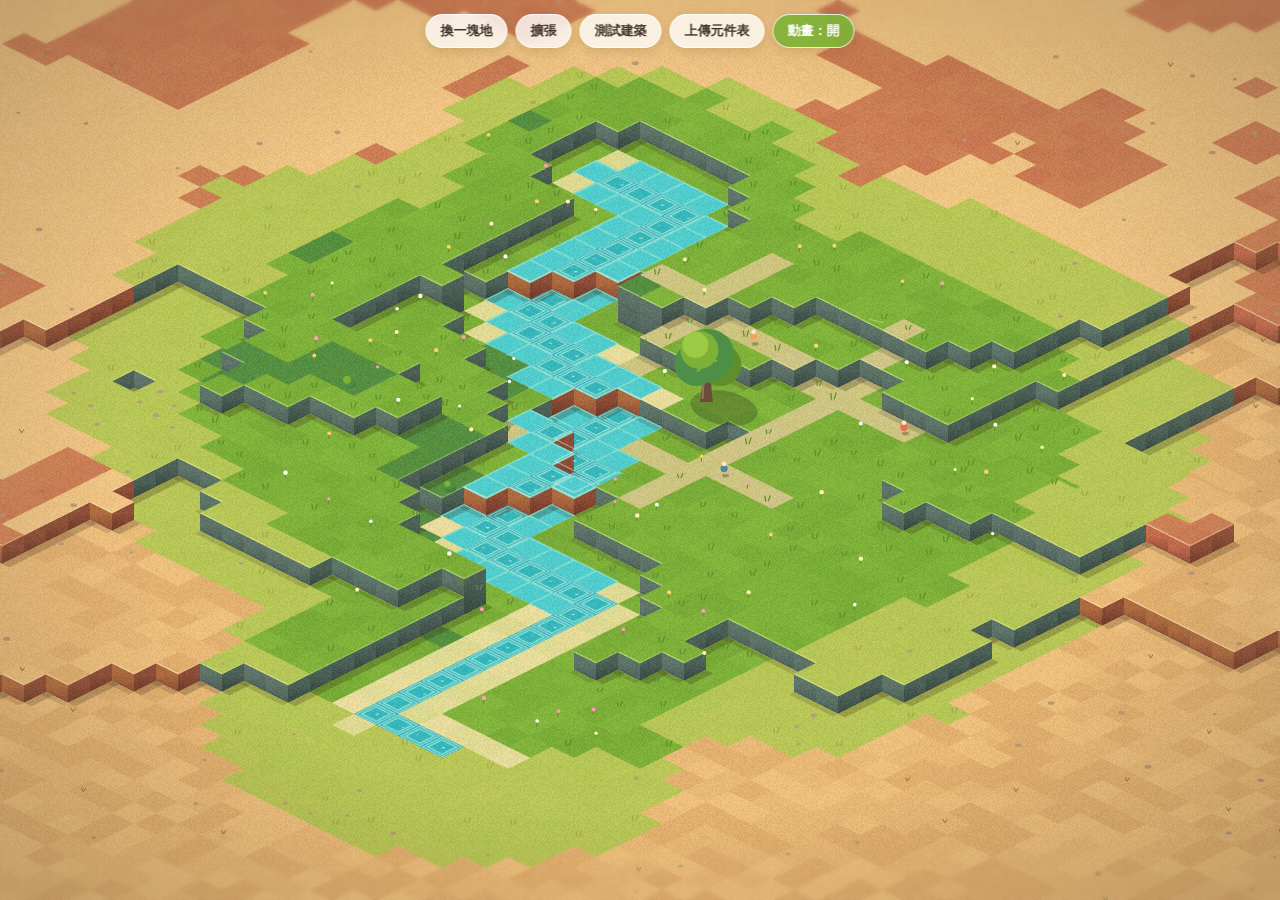
<file: docs/prototypes/garden-gemini-v1.html>
<!DOCTYPE html>
<html lang="zh-Hant">
<head>
<meta charset="UTF-8" />
<meta name="viewport" content="width=device-width, initial-scale=1.0, maximum-scale=1.0, user-scalable=no" />
<title>曠野中的園子 — 2D 等角地形與建築樣本</title>
<style>
  * {
    box-sizing: border-box;
    user-select: none;
    -webkit-user-select: none;
    margin: 0;
    padding: 0;
  }
  html, body {
    width: 100%;
    height: 100%;
    overflow: hidden;
    background: #E8BA78;
    font-family: -apple-system, BlinkMacSystemFont, "Segoe UI", "Noto Sans TC", "Microsoft JhengHei", sans-serif;
    touch-action: none;
  }
  #gameCanvas {
    display: block;
    width: 100%;
    height: 100%;
  }

  /* 移軸景深與暗角覆蓋層（不擋滑鼠事件） */
  #postOverlay {
    position: fixed;
    inset: 0;
    pointer-events: none;
    background:
      radial-gradient(ellipse at center, rgba(0,0,0,0) 58%, rgba(58, 36, 18, 0.24) 100%);
    z-index: 5;
  }
  #tiltBlurTop, #tiltBlurBottom {
    position: fixed;
    left: 0;
    right: 0;
    height: 7.5vh;
    pointer-events: none;
    z-index: 4;
    backdrop-filter: blur(2.2px);
    -webkit-backdrop-filter: blur(2.2px);
  }
  #tiltBlurTop {
    top: 0;
    mask-image: linear-gradient(to bottom, rgba(0,0,0,0.95) 0%, rgba(0,0,0,0) 100%);
    -webkit-mask-image: linear-gradient(to bottom, rgba(0,0,0,0.95) 0%, rgba(0,0,0,0) 100%);
  }
  #tiltBlurBottom {
    bottom: 0;
    mask-image: linear-gradient(to top, rgba(0,0,0,0.95) 0%, rgba(0,0,0,0) 100%);
    -webkit-mask-image: linear-gradient(to top, rgba(0,0,0,0.95) 0%, rgba(0,0,0,0) 100%);
  }

  /* 頂部控制列 */
  #topBar {
    position: fixed;
    top: 14px;
    left: 50%;
    transform: translateX(-50%);
    display: flex;
    flex-wrap: wrap;
    justify-content: center;
    gap: 8px;
    z-index: 20;
    max-width: 96vw;
  }
  .ui-btn {
    background: rgba(255, 255, 255, 0.78);
    backdrop-filter: blur(8px);
    -webkit-backdrop-filter: blur(8px);
    border: 1px solid rgba(255, 255, 255, 0.9);
    border-radius: 999px;
    padding: 7px 14px;
    font-size: 13px;
    font-weight: 600;
    color: #3E3326;
    cursor: pointer;
    box-shadow: 0 3px 10px rgba(70, 45, 20, 0.14);
    transition: transform 0.12s ease, background 0.15s ease, box-shadow 0.15s ease;
    white-space: nowrap;
  }
  .ui-btn:hover {
    background: rgba(255, 255, 255, 0.94);
    transform: translateY(-1px);
  }
  .ui-btn:active {
    transform: translateY(0);
  }
  .ui-btn.active {
    background: rgba(125, 178, 54, 0.9);
    color: #fff;
    border-color: rgba(255, 255, 255, 0.8);
  }

  /* 底部建築／元件拖曳列 */
  #paletteBar {
    position: fixed;
    bottom: 16px;
    left: 50%;
    transform: translateX(-50%);
    display: none;
    align-items: center;
    gap: 10px;
    background: rgba(255, 255, 255, 0.82);
    backdrop-filter: blur(10px);
    -webkit-backdrop-filter: blur(10px);
    border: 1px solid rgba(255, 255, 255, 0.95);
    border-radius: 18px;
    padding: 8px 14px;
    box-shadow: 0 6px 22px rgba(60, 40, 20, 0.18);
    z-index: 20;
    max-width: 94vw;
    overflow-x: auto;
  }
  #paletteBar.visible {
    display: flex;
  }
  .palette-item {
    display: flex;
    flex-direction: column;
    align-items: center;
    justify-content: center;
    min-width: 64px;
    height: 66px;
    padding: 4px 8px;
    border-radius: 12px;
    background: rgba(246, 241, 229, 0.85);
    border: 1.5px solid rgba(140, 115, 80, 0.25);
    cursor: grab;
    transition: transform 0.12s ease, border-color 0.15s ease;
    flex-shrink: 0;
  }
  .palette-item:hover {
    transform: translateY(-2px);
    border-color: #7DB236;
  }
  .palette-item img, .palette-item canvas {
    width: 40px;
    height: 40px;
    object-fit: contain;
    pointer-events: none;
  }
  .palette-item span {
    font-size: 11px;
    color: #4E4234;
    margin-top: 2px;
    font-weight: 600;
  }

  /* 提示氣泡 */
  #toast {
    position: fixed;
    top: 60px;
    left: 50%;
    transform: translateX(-50%);
    background: rgba(54, 43, 30, 0.82);
    color: #FFFDF7;
    padding: 6px 14px;
    border-radius: 999px;
    font-size: 12.5px;
    pointer-events: none;
    opacity: 0;
    transition: opacity 0.25s ease;
    z-index: 25;
    white-space: nowrap;
  }
  #toast.show {
    opacity: 1;
  }
</style>
</head>
<body>

<canvas id="gameCanvas"></canvas>
<div id="tiltBlurTop"></div>
<div id="tiltBlurBottom"></div>
<div id="postOverlay"></div>

<div id="topBar">
  <button class="ui-btn" id="btnNewSeed">換一塊地</button>
  <button class="ui-btn" id="btnExpand">擴張</button>
  <button class="ui-btn" id="btnBuild">測試建築</button>
  <button class="ui-btn" id="btnUpload">上傳元件表</button>
  <button class="ui-btn active" id="btnAnim">動畫：開</button>
</div>

<div id="toast"></div>
<div id="paletteBar"></div>
<input type="file" id="spriteInput" accept="image/*" style="display:none" />

<script>
(() => {
  'use strict';

  /**
   * ============================================================================
   * 1. 色票與全域常數設定
   * ============================================================================
   */
  const PALETTE = {
    desertLight:  '#F2C27C',
    desertMid:    '#DDA463',
    desertShadow: '#BE8550',
    dryLand:      '#C3C85A',
    grassLight:   '#9CCB45',
    grassMid:     '#7DB236',
    grassDark:    '#5E8F2B',
    forest:       '#4E8F48',
    riverMain:    '#4FCFD0',
    riverDeep:    '#33B8BE',
    riverShallow: '#7FE0CF',
    sandBank:     '#F3E2A6',
    cliffGrass1:  '#5E7468',
    cliffGrass2:  '#4A5F55',
    cliffDesert1: '#B06A3C',
    cliffDesert2: '#8E4A33',
    redRock:      '#C8694A'
  };

  // 等角投影參數（標準 2:1 菱形格子）
  const TILE_W = 44;
  const TILE_H = 22;
  const STEP_Z = 18; // 每層台階的高度像素
  const GRID_N = 56; // 世界網格半徑（總大小 112x112 格，足夠延伸成無邊際曠野）
  const WORLD_SIZE = GRID_N * 2;

  /**
   * ============================================================================
   * 2. 遊戲核心狀態（純 JSON 結構，方便存檔與未來跨平台移植）
   * ============================================================================
   */
  const gameState = {
    seed: 20260351,
    expandedPatches: [], // 已開墾的候選區塊紀錄 [{ id, cells: [[gx, gy], ...], progress: 1 }]
    buildings: [],       // 已放置建築 [{ id, type, gx, gy, w, d, spriteIndex }]
    animationEnabled: true
  };

  // 執行期快取與互動狀態（不需存進存檔 JSON）
  const runtime = {
    camera: { x: 0, y: 0, zoom: 1.0 },
    isDraggingMap: false,
    dragStart: { x: 0, y: 0 },
    camStart: { x: 0, y: 0 },
    pinchDist: 0,
    pinchZoomStart: 1,

    expandMode: false,
    expandCandidates: [], // 3 塊候選擴張地
    bloomingAnimations: [], // 正在「開花」變綠的區塊動畫

    buildPaletteOpen: false,
    draggingItem: null,   // { type, w, d, spriteIndex, label }
    hoverGrid: null,      // { gx, gy, valid }

    customSprites: [],    // 裁切並去背後的三乘三自訂元件 Canvas 陣列
    isTabVisible: true,
    lastTime: 0,
    elapsed: 0
  };

  /**
   * ============================================================================
   * 3. 確定性偽隨機與 2D 雜訊工具（保證同種子產生完全一致的地形）
   * ============================================================================
   */
  function mulberry32(a) {
    return function() {
      let t = a += 0x6D2B79F5;
      t = Math.imul(t ^ (t >>> 15), t | 1);
      t ^= t + Math.imul(t ^ (t >>> 7), t | 61);
      return ((t ^ (t >>> 14)) >>> 0) / 4294967296;
    };
  }

  function hash2D(ix, iy, seed) {
    let n = Math.imul(ix, 374761393) + Math.imul(iy, 668265263) + Math.imul(seed, 1442695041);
    n = (n ^ (n >>> 13)) >>> 0;
    n = Math.imul(n, 1274126177) >>> 0;
    return ((n ^ (n >>> 16)) >>> 0) / 4294967296;
  }

  function valueNoise2D(x, y, seed) {
    const ix = Math.floor(x);
    const iy = Math.floor(y);
    const fx = x - ix;
    const fy = y - iy;
    const ux = fx * fx * (3 - 2 * fx);
    const uy = fy * fy * (3 - 2 * fy);
    const a = hash2D(ix, iy, seed);
    const b = hash2D(ix + 1, iy, seed);
    const c = hash2D(ix, iy + 1, seed);
    const d = hash2D(ix + 1, iy + 1, seed);
    return a + (b - a) * ux + (c - a) * uy + (a - b - c + d) * ux * uy;
  }

  function fbm2D(x, y, seed, octaves = 3) {
    let val = 0;
    let amp = 0.5;
    let freq = 1;
    let norm = 0;
    for (let i = 0; i < octaves; i++) {
      val += amp * valueNoise2D(x * freq, y * freq, seed + i * 97);
      norm += amp;
      amp *= 0.5;
      freq *= 2.03;
    }
    return val / norm;
  }

  function lerp(a, b, t) {
    return a + (b - a) * t;
  }

  function clamp(v, min, max) {
    return Math.max(min, Math.min(max, v));
  }

  function hexToRgb(hex) {
    const num = parseInt(hex.slice(1), 16);
    return { r: (num >> 16) & 255, g: (num >> 8) & 255, b: num & 255 };
  }

  function mixHex(hex1, hex2, t) {
    const c1 = hexToRgb(hex1);
    const c2 = hexToRgb(hex2);
    const r = Math.round(lerp(c1.r, c2.r, t));
    const g = Math.round(lerp(c1.g, c2.g, t));
    const b = Math.round(lerp(c1.b, c2.b, t));
    return `rgb(${r},${g},${b})`;
  }

  /**
   * ============================================================================
   * 4. 等角座標轉換工具（網格 <-> 世界畫布像素）
   * ============================================================================
   */
  function gridToWorld(gx, gy, level = 0) {
    const sx = (gx - gy) * (TILE_W * 0.5);
    const sy = (gx + gy) * (TILE_H * 0.5) - level * STEP_Z;
    return { x: sx, y: sy };
  }

  function screenToWorld(clientX, clientY) {
    const rect = canvas.getBoundingClientRect();
    const cx = rect.width * 0.5;
    const cy = rect.height * 0.5;
    return {
      x: (clientX - cx - runtime.camera.x) / runtime.camera.zoom,
      y: (clientY - cy - runtime.camera.y) / runtime.camera.zoom
    };
  }

  // 反推滑鼠所在網格（考慮台階高度遮擋，由高層往低層檢查）
  function screenToGrid(clientX, clientY) {
    const wp = screenToWorld(clientX, clientY);
    for (let lvl = 4; lvl >= 0; lvl--) {
      const adjY = wp.y + lvl * STEP_Z;
      const gx = Math.floor((wp.x / (TILE_W * 0.5) + adjY / (TILE_H * 0.5)) * 0.5);
      const gy = Math.floor((adjY / (TILE_H * 0.5) - wp.x / (TILE_W * 0.5)) * 0.5);
      const cell = worldMap.getCell(gx, gy);
      if (cell && cell.level === lvl) {
        return { gx, gy, level: lvl };
      }
    }
    const gx = Math.floor((wp.x / (TILE_W * 0.5) + wp.y / (TILE_H * 0.5)) * 0.5);
    const gy = Math.floor((wp.y / (TILE_H * 0.5) - wp.x / (TILE_W * 0.5)) * 0.5);
    return { gx, gy, level: 0 };
  }

  /**
   * ============================================================================
   * 5. 世界地形資料模型（台階、河流、綠洲、細節裝飾與路徑）
   * ============================================================================
   */
  class WorldMap {
    constructor() {
      this.cells = new Array(WORLD_SIZE * WORLD_SIZE);
      this.riverPath = [];
      this.treePos = { gx: 0, gy: 0, level: 2 };
      this.props = [];      // 草叢、小花、石頭、灌木
      this.walkNodes = [];  // 小人散步小徑節點
      this.villagers = [];  // 園子裡散步的小人
      this.leaves = [];     // 飄落樹葉
      this.sandGusts = [];  // 沙漠微風細沙
      this.birdShadow = { x: -400, y: -200, vx: 38, vy: 18, timer: 2 };
    }

    idx(gx, gy) {
      const ix = gx + GRID_N;
      const iy = gy + GRID_N;
      if (ix < 0 || ix >= WORLD_SIZE || iy < 0 || iy >= WORLD_SIZE) return -1;
      return iy * WORLD_SIZE + ix;
    }

    getCell(gx, gy) {
      const i = this.idx(gx, gy);
      return i >= 0 ? this.cells[i] : null;
    }

    generate(seed) {
      const rng = mulberry32(seed);
      this.riverPath = [];
      this.props = [];
      this.walkNodes = [];

      // 1. 決定泉源與河流蜿蜒路徑（從左上方高台流向右下方低地）
      const riverSet = new Map(); // "gx,gy" -> depth (0=淺灘, 1=河道)
      let rx = -14 + Math.floor(rng() * 4);
      let ry = -13 + Math.floor(rng() * 4);
      const springPos = { gx: rx, gy: ry };

      for (let step = 0; step < 52; step++) {
        this.riverPath.push({ gx: rx, gy: ry, step });
        const radius = step < 4 ? 1 : (step > 34 ? 0 : 1);
        for (let dx = -radius; dx <= radius; dx++) {
          for (let dy = -radius; dy <= radius; dy++) {
            const dist = Math.abs(dx) + Math.abs(dy);
            if (dist <= radius) {
              const key = `${rx + dx},${ry + dy}`;
              const prev = riverSet.get(key) || 0;
              riverSet.set(key, Math.max(prev, dist === 0 ? 1.0 : 0.55));
            }
          }
        }
        // 往 (+x, +y) 方向蜿蜒前進
        const wobble = Math.sin(step * 0.36 + seed * 0.01) * 0.65 + (rng() - 0.5) * 0.7;
        if (wobble > 0.25) rx += 1;
        else if (wobble < -0.25) ry += 1;
        else {
          if (rng() < 0.5) rx += 1;
          else ry += 1;
        }
      }

      // 2. 產生不規則棱角台階（2～4 層）與園子綠洲範圍
      for (let gy = -GRID_N; gy < GRID_N; gy++) {
        for (let gx = -GRID_N; gx < GRID_N; gx++) {
          const distCenter = Math.hypot(gx * 0.95, gy * 1.05);
          // 棱角感雜訊：結合低頻與高頻折線感，避免圓滑孤島
          const n1 = fbm2D(gx * 0.075, gy * 0.075, seed, 3);
          const n2 = fbm2D(gx * 0.19, gy * 0.19, seed + 55, 2);
          const angular = Math.abs(n1 - 0.5) * 2.0; // 產生折線脊線
          const ridge = 1.0 - angular;

          // 距離河道的最近距離
          let minRiverDist = 999;
          let riverDepth = 0;
          const rKey = `${gx},${gy}`;
          if (riverSet.has(rKey)) {
            minRiverDist = 0;
            riverDepth = riverSet.get(rKey);
          } else {
            for (let i = 0; i < this.riverPath.length; i += 2) {
              const rp = this.riverPath[i];
              const d = Math.hypot(gx - rp.gx, gy - rp.gy);
              if (d < minRiverDist) minRiverDist = d;
            }
          }

          // 台階高度計算（0 ~ 3 層，共 4 階高度）
          // 左上高、右下低，配合河流順流而下；外圍曠野也有不規則沙丘岩台階
          const slopeBias = (-gx - gy) * 0.032;
          const plateauField = n1 * 1.45 + ridge * 0.45 + slopeBias + (n2 - 0.5) * 0.35;
          let level = 0;
          if (plateauField > 1.25) level = 3;
          else if (plateauField > 0.88) level = 2;
          else if (plateauField > 0.52) level = 1;
          else level = 0;

          // 確保河道沿線台階順暢遞減，不會突然爬升擋住水流
          if (minRiverDist < 2.6) {
            const along = clamp((gx + gy + 26) / 48, 0, 1);
            const maxRiverLvl = along < 0.28 ? 2 : (along < 0.65 ? 1 : 0);
            level = Math.min(level, maxRiverLvl);
          }

          // 判斷是否屬於「綠色園子」核心區（靠河道與中心不規則區域）
          const gardenNoise = fbm2D(gx * 0.11, gy * 0.11, seed + 211, 3) * 7.5;
          const inCoreGarden = (distCenter < 11.5 + gardenNoise * 0.55) || (minRiverDist < 4.2 + gardenNoise * 0.38 && distCenter < 20);

          let biome = 'desert'; // 'desert' | 'dry' | 'grass' | 'forest' | 'river' | 'sandbank'
          let greenAmount = 0;  // 0 = 純曠野沙漠，1 = 繁茂綠地

          if (riverDepth > 0 && (inCoreGarden || distCenter < 21)) {
            biome = 'river';
            greenAmount = 1;
          } else if (minRiverDist <= 1.8 && (inCoreGarden || distCenter < 21)) {
            biome = 'sandbank';
            greenAmount = 0.85;
          } else if (inCoreGarden) {
            greenAmount = 1.0;
            biome = n2 > 0.66 ? 'forest' : 'grass';
          } else if (distCenter < 15.5 + gardenNoise * 0.65 || minRiverDist < 6.2) {
            // 綠洲與曠野交界的「乾地過渡帶」
            biome = 'dry';
            greenAmount = 0.45;
          } else {
            biome = 'desert';
            greenAmount = 0;
          }

          // 岩石／懸崖材質：外圍部分高台帶紅岩質感
          const isRedRock = (biome === 'desert' && level >= 2 && n2 > 0.56);

          const cell = {
            gx, gy,
            level,
            biome,
            greenAmount,
            riverDepth,
            isRedRock,
            isSpring: (gx === springPos.gx && gy === springPos.gy),
            shadeVar: hash2D(gx, gy, seed + 999), // 表面微雜訊
            hasPath: false,
            occupiedBy: null
          };

          this.cells[this.idx(gx, gy)] = cell;
        }
      }

      // 3. 尋找園子中央最寬敞平坦的位置種下「生命大樹」
      let bestTree = { gx: 0, gy: 0, score: -999 };
      for (let gy = -6; gy <= 6; gy++) {
        for (let gx = -6; gx <= 6; gx++) {
          const c = this.getCell(gx, gy);
          if (!c || (c.biome !== 'grass' && c.biome !== 'forest')) continue;
          // 檢查周圍 1 格是否同高度且非河道，確保大樹穩穩立在平台上
          let flatCount = 0;
          for (let dx = -1; dx <= 1; dx++) {
            for (let dy = -1; dy <= 1; dy++) {
              const nb = this.getCell(gx + dx, gy + dy);
              if (nb && nb.level === c.level && nb.biome !== 'river') flatCount++;
            }
          }
          const score = flatCount * 10 - Math.hypot(gx, gy) + c.level * 2;
          if (score > bestTree.score) {
            bestTree = { gx, gy, score };
          }
        }
      }
      const treeCell = this.getCell(bestTree.gx, bestTree.gy);
      this.treePos = {
        gx: bestTree.gx,
        gy: bestTree.gy,
        level: treeCell ? treeCell.level : 1
      };

      // 4. 在園子內鋪設一條蜿蜒小徑並建立散步節點
      this.buildGardenPath(rng);

      // 5. 生成小草、小花、石頭點綴
      this.populateDetails(rng);

      // 6. 初始化園子裡散步的小人（2～3 個）
      this.initVillagers(rng);
    }

    buildGardenPath(rng) {
      this.walkNodes = [];
      for (let gy = -14; gy <= 14; gy++) {
        for (let gx = -14; gx <= 14; gx++) {
          const c = this.getCell(gx, gy);
          if (!c || (c.biome !== 'grass' && c.biome !== 'forest' && c.biome !== 'dry')) continue;
          if (gx === this.treePos.gx && gy === this.treePos.gy) continue;
          // 沿著大樹周圍形成環狀與延伸小徑
          const dTree = Math.hypot(gx - this.treePos.gx, gy - this.treePos.gy);
          if (dTree >= 2.2 && dTree <= 6.8 && (Math.abs(gx - this.treePos.gx) === 3 || Math.abs(gy - this.treePos.gy) === 3)) {
            c.hasPath = true;
            this.walkNodes.push({ gx, gy, level: c.level });
          }
        }
      }
    }

    populateDetails(rng) {
      this.props = [];
      for (let gy = -34; gy <= 34; gy++) {
        for (let gx = -34; gx <= 34; gx++) {
          const c = this.getCell(gx, gy);
          if (!c || c.biome === 'river') continue;
          if (Math.abs(gx - this.treePos.gx) <= 1 && Math.abs(gy - this.treePos.gy) <= 1) continue;

          const r = hash2D(gx * 3, gy * 3, gameState.seed + 77);
          const ox = (hash2D(gx, gy, 11) - 0.5) * 14;
          const oy = (hash2D(gx, gy, 23) - 0.5) * 7;

          if (c.biome === 'grass' || c.biome === 'forest') {
            if (r < 0.28) {
              this.props.push({ type: 'grassTuft', gx, gy, ox, oy, scale: 0.8 + rng() * 0.5 });
            } else if (r < 0.40) {
              const colors = ['#FFF4B8', '#FF9EB5', '#FFFFFF', '#FFD166'];
              this.props.push({
                type: 'flower',
                gx, gy, ox, oy,
                color: colors[Math.floor(rng() * colors.length)],
                scale: 0.85 + rng() * 0.4
              });
            } else if (c.biome === 'forest' && r < 0.49) {
              this.props.push({ type: 'bush', gx, gy, ox, oy, scale: 0.85 + rng() * 0.45 });
            }
          } else if (c.biome === 'dry') {
            if (r < 0.16) {
              this.props.push({ type: 'dryGrass', gx, gy, ox, oy, scale: 0.8 + rng() * 0.4 });
            } else if (r < 0.22) {
              this.props.push({ type: 'pebble', gx, gy, ox, oy, scale: 0.7 + rng() * 0.5 });
            }
          } else if (c.biome === 'desert') {
            if (r < 0.055) {
              this.props.push({ type: 'pebble', gx, gy, ox, oy, scale: 0.7 + rng() * 0.7 });
            } else if (r < 0.072) {
              this.props.push({ type: 'desertScrub', gx, gy, ox, oy, scale: 0.8 + rng() * 0.4 });
            }
          }
        }
      }
    }

    initVillagers(rng) {
      this.villagers = [];
      const pool = this.walkNodes.length > 0 ? this.walkNodes : [{ gx: this.treePos.gx + 2, gy: this.treePos.gy + 2, level: this.treePos.level }];
      const colors = ['#E86F52', '#4B88A2', '#F4A261'];
      const count = 3;
      for (let i = 0; i < count; i++) {
        const start = pool[Math.floor(rng() * pool.length)];
        this.villagers.push({
          gx: start.gx,
          gy: start.gy,
          targetGx: start.gx,
          targetGy: start.gy,
          color: colors[i % colors.length],
          pauseTimer: rng() * 2.0,
          stepPhase: rng() * Math.PI * 2
        });
      }
    }
  }

  const worldMap = new WorldMap();

  /**
   * ============================================================================
   * 6. 離屏地形快取畫布（靜態地形與細膩光影只重繪於變動時，大幅提升效能）
   * ============================================================================
   */
  const terrainCache = {
    canvas: document.createElement('canvas'),
    ctx: null,
    width: 3600,
    height: 2200,
    offsetX: 1800,
    offsetY: 1050,
    dirty: true
  };
  terrainCache.canvas.width = terrainCache.width;
  terrainCache.canvas.height = terrainCache.height;
  terrainCache.ctx = terrainCache.canvas.getContext('2d');

  // 預先產生微細紙張／沙粒雜訊圖樣，讓大面積沙漠與草地富有手作質感
  const grainPattern = (() => {
    const gc = document.createElement('canvas');
    gc.width = 96;
    gc.height = 96;
    const gctx = gc.getContext('2d');
    const img = gctx.createImageData(96, 96);
    for (let i = 0; i < img.data.length; i += 4) {
      const v = Math.random() > 0.5 ? 255 : 0;
      img.data[i] = v;
      img.data[i + 1] = v;
      img.data[i + 2] = v;
      img.data[i + 3] = 11; // 極淡微顆粒
    }
    gctx.putImageData(img, 0, 0);
    return gctx.createPattern(gc, 'repeat');
  })();

  function getTopColorForCell(cell) {
    const v = (cell.shadeVar - 0.5) * 0.16; // 微幅筆觸色差
    if (cell.biome === 'river') {
      return cell.riverDepth > 0.8 ? PALETTE.riverDeep : PALETTE.riverMain;
    }
    if (cell.biome === 'sandbank') {
      return mixHex(PALETTE.sandBank, PALETTE.grassLight, clamp(0.15 + v, 0, 0.35));
    }
    if (cell.biome === 'forest') {
      return mixHex(PALETTE.forest, PALETTE.grassDark, clamp(0.35 + v, 0, 1));
    }
    if (cell.biome === 'grass') {
      if (cell.hasPath) {
        return mixHex('#D8C798', PALETTE.dryLand, clamp(0.35 + v, 0, 1));
      }
      const base = v > 0 ? mixHex(PALETTE.grassMid, PALETTE.grassLight, v * 2.5) : mixHex(PALETTE.grassMid, PALETTE.grassDark, -v * 2.2);
      return base;
    }
    if (cell.biome === 'dry') {
      return mixHex(PALETTE.dryLand, PALETTE.grassLight, clamp(0.25 + v, 0, 0.6));
    }
    // 沙漠曠野：依高度與雜訊呈現亮、暗、陰影三階變化
    if (cell.isRedRock) {
      return mixHex(PALETTE.redRock, PALETTE.desertMid, 0.35 + v);
    }
    if (cell.level >= 2) {
      return mixHex(PALETTE.desertLight, '#F7D294', clamp(0.3 + v, 0, 1));
    }
    if (v > 0.02) return mixHex(PALETTE.desertLight, PALETTE.desertMid, 0.25);
    if (v < -0.02) return mixHex(PALETTE.desertLight, PALETTE.desertMid, 0.55);
    return PALETTE.desertLight;
  }

  function rebuildTerrainCache() {
    const ctx = terrainCache.ctx;
    const ox = terrainCache.offsetX;
    const oy = terrainCache.offsetY;

    ctx.clearRect(0, 0, terrainCache.width, terrainCache.height);

    // 1. 鋪設無邊際曠野基底漸層（四面延伸，消除任何浮空島邊界感）
    const bgGrad = ctx.createRadialGradient(ox, oy, 180, ox, oy, 1650);
    bgGrad.addColorStop(0, PALETTE.desertLight);
    bgGrad.addColorStop(0.55, '#ECC07E');
    bgGrad.addColorStop(1, '#F3D29C');
    ctx.fillStyle = bgGrad;
    ctx.fillRect(0, 0, terrainCache.width, terrainCache.height);

    // 2. 依等角繪製順序（gx + gy 由小到大）繪製每個地塊、懸崖、投射陰影、環境遮蔽與高光邊
    const renderRange = 46;
    for (let sum = -renderRange * 2; sum <= renderRange * 2; sum++) {
      for (let gx = -renderRange; gx <= renderRange; gx++) {
        const gy = sum - gx;
        if (gy < -renderRange || gy > renderRange) continue;

        const cell = worldMap.getCell(gx, gy);
        if (!cell) continue;

        const p = gridToWorld(gx, gy, cell.level);
        const cx = ox + p.x;
        const cy = oy + p.y;

        const hw = TILE_W * 0.5;
        const hh = TILE_H * 0.5;

        // 鄰居（右下方 +x 與 +y 決定面向鏡頭的兩個懸崖側面；左上方 -x 與 -y 決定是否受高台陰影遮擋）
        const nbRight = worldMap.getCell(gx + 1, gy); // 右下側面 (+x)
        const nbLeft  = worldMap.getCell(gx, gy + 1); // 左下側面 (+y)
        const nbBackX = worldMap.getCell(gx - 1, gy); // 左上鄰居 (-x)
        const nbBackY = worldMap.getCell(gx, gy - 1); // 右上鄰居 (-y)

        const lvlRight = nbRight ? nbRight.level : 0;
        const lvlLeft  = nbLeft  ? nbLeft.level  : 0;
        const lvlBackX = nbBackX ? nbBackX.level : 0;
        const lvlBackY = nbBackY ? nbBackY.level : 0;

        const isGreenish = (cell.biome === 'grass' || cell.biome === 'forest' || cell.biome === 'dry' || cell.biome === 'sandbank');

        // A. 繪製左下懸崖側面（+y 面，受光較弱 -> 暗面）
        if (cell.level > lvlLeft) {
          const dropH = (cell.level - lvlLeft) * STEP_Z;
          ctx.beginPath();
          ctx.moveTo(cx - hw, cy);
          ctx.lineTo(cx, cy + hh);
          ctx.lineTo(cx, cy + hh + dropH);
          ctx.lineTo(cx - hw, cy + dropH);
          ctx.closePath();

          const sideGrad = ctx.createLinearGradient(cx, cy + hh, cx, cy + hh + dropH);
          if (isGreenish) {
            sideGrad.addColorStop(0, PALETTE.cliffGrass1);
            sideGrad.addColorStop(1, PALETTE.cliffGrass2);
          } else if (cell.isRedRock) {
            sideGrad.addColorStop(0, PALETTE.redRock);
            sideGrad.addColorStop(1, PALETTE.cliffDesert2);
          } else {
            sideGrad.addColorStop(0, PALETTE.cliffDesert1);
            sideGrad.addColorStop(1, PALETTE.cliffDesert2);
          }
          ctx.fillStyle = sideGrad;
          ctx.fill();

          // 懸崖岩層斜向紋理筆觸（增添手繪立體感）
          ctx.strokeStyle = 'rgba(25, 16, 10, 0.14)';
          ctx.lineWidth = 1;
          for (let lv = 1; lv <= (cell.level - lvlLeft); lv++) {
            const wy = cy + lv * STEP_Z;
            ctx.beginPath();
            ctx.moveTo(cx - hw + 3, wy - 1);
            ctx.lineTo(cx - 3, wy + hh - 2);
            ctx.stroke();
          }

          // 懸崖底部環境遮蔽暗帶（AO）
          const aoGrad = ctx.createLinearGradient(cx, cy + hh + dropH - 7, cx, cy + hh + dropH);
          aoGrad.addColorStop(0, 'rgba(30, 18, 10, 0)');
          aoGrad.addColorStop(1, 'rgba(30, 18, 10, 0.34)');
          ctx.fillStyle = aoGrad;
          ctx.fill();
        }

        // B. 繪製右下懸崖側面（+x 面，背對左上方光源 -> 陰影面）
        if (cell.level > lvlRight) {
          const dropH = (cell.level - lvlRight) * STEP_Z;
          ctx.beginPath();
          ctx.moveTo(cx, cy + hh);
          ctx.lineTo(cx + hw, cy);
          ctx.lineTo(cx + hw, cy + dropH);
          ctx.lineTo(cx, cy + hh + dropH);
          ctx.closePath();

          const shadowSideGrad = ctx.createLinearGradient(cx, cy + hh, cx, cy + hh + dropH);
          if (isGreenish) {
            shadowSideGrad.addColorStop(0, PALETTE.cliffGrass2);
            shadowSideGrad.addColorStop(1, '#34463E');
          } else {
            shadowSideGrad.addColorStop(0, PALETTE.cliffDesert2);
            shadowSideGrad.addColorStop(1, '#6C3522');
          }
          ctx.fillStyle = shadowSideGrad;
          ctx.fill();

          // 懸崖往右下平台投射的柔和半透明陰影
          const castLen = Math.min(dropH * 0.72, 24);
          ctx.beginPath();
          ctx.moveTo(cx, cy + hh + dropH);
          ctx.lineTo(cx + hw, cy + dropH);
          ctx.lineTo(cx + hw + castLen, cy + dropH + castLen * 0.45);
          ctx.lineTo(cx + castLen, cy + hh + dropH + castLen * 0.45);
          ctx.closePath();
          ctx.fillStyle = 'rgba(58, 34, 16, 0.22)';
          ctx.fill();

          // 牆角底部環境遮蔽暗帶
          const aoGradR = ctx.createLinearGradient(cx, cy + hh + dropH - 7, cx, cy + hh + dropH);
          aoGradR.addColorStop(0, 'rgba(20, 12, 6, 0)');
          aoGradR.addColorStop(1, 'rgba(20, 12, 6, 0.38)');
          ctx.fillStyle = aoGradR;
          ctx.fill();
        }

        // C. 繪製菱形頂面
        ctx.beginPath();
        ctx.moveTo(cx, cy - hh);
        ctx.lineTo(cx + hw + 0.4, cy);
        ctx.lineTo(cx, cy + hh + 0.4);
        ctx.lineTo(cx - hw - 0.4, cy);
        ctx.closePath();

        ctx.fillStyle = getTopColorForCell(cell);
        ctx.fill();

        // 河道深淺內層漸層與岸邊淺水圈
        if (cell.biome === 'river') {
          if (cell.riverDepth > 0.8) {
            ctx.beginPath();
            ctx.moveTo(cx, cy - hh * 0.65);
            ctx.lineTo(cx + hw * 0.65, cy);
            ctx.lineTo(cx, cy + hh * 0.65);
            ctx.lineTo(cx - hw * 0.65, cy);
            ctx.closePath();
            ctx.fillStyle = PALETTE.riverDeep;
            ctx.fill();
          }
          // 岸邊淺水色邊緣
          ctx.strokeStyle = PALETTE.riverShallow;
          ctx.lineWidth = 1.6;
          ctx.stroke();
        }

        // D. 若左上方有更高台階，在此平台牆角加柔和投影與環境遮蔽
        if (lvlBackX > cell.level) {
          ctx.beginPath();
          ctx.moveTo(cx - hw, cy);
          ctx.lineTo(cx, cy - hh);
          ctx.lineTo(cx + 7, cy - hh + 3.5);
          ctx.lineTo(cx - hw + 7, cy + 3.5);
          ctx.closePath();
          ctx.fillStyle = 'rgba(42, 26, 12, 0.24)';
          ctx.fill();
        }
        if (lvlBackY > cell.level) {
          ctx.beginPath();
          ctx.moveTo(cx, cy - hh);
          ctx.lineTo(cx + hw, cy);
          ctx.lineTo(cx + hw - 5, cy + 2.5);
          ctx.lineTo(cx - 5, cy - hh + 2.5);
          ctx.closePath();
          ctx.fillStyle = 'rgba(42, 26, 12, 0.16)';
          ctx.fill();
        }

        // E. 懸崖頂部受光邊緣：加一條細亮邊，凸顯棱角立體感
        if (cell.level > lvlLeft) {
          ctx.beginPath();
          ctx.moveTo(cx - hw + 0.5, cy);
          ctx.lineTo(cx, cy + hh - 0.5);
          ctx.strokeStyle = isGreenish ? 'rgba(225, 248, 175, 0.55)' : 'rgba(255, 238, 198, 0.65)';
          ctx.lineWidth = 1.25;
          ctx.stroke();
        }
        if (cell.level > lvlRight) {
          ctx.beginPath();
          ctx.moveTo(cx, cy + hh - 0.5);
          ctx.lineTo(cx + hw - 0.5, cy);
          ctx.strokeStyle = isGreenish ? 'rgba(195, 226, 145, 0.42)' : 'rgba(248, 215, 165, 0.48)';
          ctx.lineWidth = 1.1;
          ctx.stroke();
        }
      }
    }

    // 3. 疊加極細微的表面顆粒紋理，避免色塊平塗感
    ctx.fillStyle = grainPattern;
    ctx.fillRect(0, 0, terrainCache.width, terrainCache.height);

    // 4. 曠野四週遠景熱氣霧感（越遠越淡，融合邊界）
    const hazeGrad = ctx.createRadialGradient(ox, oy, 480, ox, oy, 1580);
    hazeGrad.addColorStop(0, 'rgba(248, 224, 182, 0)');
    hazeGrad.addColorStop(0.65, 'rgba(248, 224, 182, 0.28)');
    hazeGrad.addColorStop(1, 'rgba(252, 236, 204, 0.85)');
    ctx.fillStyle = hazeGrad;
    ctx.fillRect(0, 0, terrainCache.width, terrainCache.height);

    terrainCache.dirty = false;
  }

  /**
   * ============================================================================
   * 7. 擴張系統（「擴張」按鈕 -> 3 塊發光虛線候選地 -> 點選後 1.5 秒開花變綠）
   * ============================================================================
   */
  function generateExpandCandidates() {
    const candidates = [];
    const rng = mulberry32(gameState.seed + gameState.expandedPatches.length * 131 + Math.floor(Math.random() * 999));

    // 找出目前園子與曠野接壤的邊緣格子作為種子點
    const borderCells = [];
    for (let gy = -24; gy <= 24; gy++) {
      for (let gx = -24; gx <= 24; gx++) {
        const c = worldMap.getCell(gx, gy);
        if (!c || (c.biome !== 'desert' && c.biome !== 'dry')) continue;
        // 檢查是否鄰近綠地或河岸
        const dirs = [[1,0],[-1,0],[0,1],[0,-1]];
        let touchesGarden = false;
        for (const [dx, dy] of dirs) {
          const nb = worldMap.getCell(gx + dx, gy + dy);
          if (nb && (nb.biome === 'grass' || nb.biome === 'forest' || nb.biome === 'sandbank')) {
            touchesGarden = true;
            break;
          }
        }
        if (touchesGarden) borderCells.push(c);
      }
    }

    if (borderCells.length === 0) return [];

    // 挑選 3 個彼此保持距離的候選區域
    const chosenAnchors = [];
    for (let attempt = 0; attempt < 80 && chosenAnchors.length < 3; attempt++) {
      const pick = borderCells[Math.floor(rng() * borderCells.length)];
      const tooClose = chosenAnchors.some(a => Math.hypot(a.gx - pick.gx, a.gy - pick.gy) < 8.5);
      if (!tooClose) chosenAnchors.push(pick);
    }

    chosenAnchors.forEach((anchor, idx) => {
      // 隨機有機蔓延出約 14~18 格大小差不多的不規則區塊
      const targetSize = 15 + Math.floor(rng() * 4);
      const patchMap = new Map();
      const frontier = [anchor];
      patchMap.set(`${anchor.gx},${anchor.gy}`, anchor);

      while (frontier.length > 0 && patchMap.size < targetSize) {
        const curIdx = Math.floor(rng() * frontier.length);
        const cur = frontier[curIdx];
        const neighbors = [
          [cur.gx + 1, cur.gy],
          [cur.gx - 1, cur.gy],
          [cur.gx, cur.gy + 1],
          [cur.gx, cur.gy - 1]
        ];
        // 打亂方向產生自然不規則輪廓
        neighbors.sort(() => rng() - 0.5);
        let grew = false;
        for (const [nx, ny] of neighbors) {
          const key = `${nx},${ny}`;
          if (patchMap.has(key)) continue;
          const nc = worldMap.getCell(nx, ny);
          if (!nc) continue;
          if (nc.biome === 'desert' || nc.biome === 'dry') {
            patchMap.set(key, nc);
            frontier.push(nc);
            grew = true;
            if (patchMap.size >= targetSize) break;
          }
        }
        if (!grew) frontier.splice(curIdx, 1);
      }

      const cells = Array.from(patchMap.values()).map(c => ({ gx: c.gx, gy: c.gy, level: c.level }));
      const boundaryEdges = computePatchBoundaryEdges(patchMap);
      candidates.push({
        id: `cand_${idx}_${Date.now()}`,
        cells,
        boundaryEdges
      });
    });

    return candidates;
  }

  // 計算區塊外圍輪廓線段，用來畫發光虛線
  function computePatchBoundaryEdges(patchMap) {
    const edges = [];
    const hw = TILE_W * 0.5;
    const hh = TILE_H * 0.5;
    for (const c of patchMap.values()) {
      const p = gridToWorld(c.gx, c.gy, c.level);
      // 4 個方向若不在 patchMap 內，就加入外邊界線段
      if (!patchMap.has(`${c.gx},${c.gy - 1}`)) {
        edges.push({ x1: p.x, y1: p.y - hh, x2: p.x + hw, y2: p.y });
      }
      if (!patchMap.has(`${c.gx + 1},${c.gy}`)) {
        edges.push({ x1: p.x + hw, y1: p.y, x2: p.x, y2: p.y + hh });
      }
      if (!patchMap.has(`${c.gx},${c.gy + 1}`)) {
        edges.push({ x1: p.x, y1: p.y + hh, x2: p.x - hw, y2: p.y });
      }
      if (!patchMap.has(`${c.gx - 1},${c.gy}`)) {
        edges.push({ x1: p.x - hw, y1: p.y, x2: p.x, y2: p.y - hh });
      }
    }
    return edges;
  }

  function triggerExpandPatch(candidate) {
    // 記錄進 JSON 狀態
    gameState.expandedPatches.push({
      id: candidate.id,
      cells: candidate.cells.map(c => [c.gx, c.gy])
    });

    // 啟動 1.5 秒開花變綠動畫
    runtime.bloomingAnimations.push({
      cells: candidate.cells,
      elapsed: 0,
      duration: 1.5,
      sprouted: new Set()
    });

    // 檢查區塊是否碰到河道或河道末端，若是則讓江河延伸過去
    extendRiverIntoPatch(candidate.cells);

    runtime.expandMode = false;
    runtime.expandCandidates = [];
    document.getElementById('btnExpand').classList.remove('active');
    showToast('曠野正在開花，新園地已相連！');
  }

  function extendRiverIntoPatch(patchCells) {
    const patchSet = new Set(patchCells.map(c => `${c.gx},${c.gy}`));
    // 檢查現有河道是否鄰接此新區塊
    let entryCell = null;
    for (const c of patchCells) {
      const dirs = [[1,0],[-1,0],[0,1],[0,-1]];
      for (const [dx, dy] of dirs) {
        const nb = worldMap.getCell(c.gx + dx, c.gy + dy);
        if (nb && nb.biome === 'river') {
          entryCell = c;
          break;
        }
      }
      if (entryCell) break;
    }
    if (!entryCell) return;

    // 沿著區塊內部延伸出一小段清澈溪流與沙岸
    let cur = entryCell;
    for (let step = 0; step < 6; step++) {
      const cell = worldMap.getCell(cur.gx, cur.gy);
      if (!cell) break;
      cell.biome = 'river';
      cell.riverDepth = step < 4 ? 0.9 : 0.55;
      cell.greenAmount = 1;
      worldMap.riverPath.push({ gx: cell.gx, gy: cell.gy, step: worldMap.riverPath.length });

      // 周圍一圈變成濕潤沙岸
      for (const [dx, dy] of [[1,0],[-1,0],[0,1],[0,-1]]) {
        const adj = worldMap.getCell(cell.gx + dx, cell.gy + dy);
        if (adj && adj.biome !== 'river' && patchSet.has(`${adj.gx},${adj.gy}`)) {
          adj.biome = 'sandbank';
        }
      }

      // 往區塊內下一個尚未成河的格子前進
      const next = patchCells.find(pc => {
        const d = Math.abs(pc.gx - cur.gx) + Math.abs(pc.gy - cur.gy);
        const wc = worldMap.getCell(pc.gx, pc.gy);
        return d === 1 && wc && wc.biome !== 'river';
      });
      if (!next) break;
      cur = next;
    }
  }

  /**
   * ============================================================================
   * 8. 建築放置驗證與 3x3 洋紅去背元件表裁切
   * ============================================================================
   */
  const DEFAULT_BUILDINGS = [
    { type: 'block1x1', label: '石砌小亭 1×1', w: 1, d: 1, colorTop: '#F4EFE4', colorLeft: '#D6CEBE', colorRight: '#B8AF9E', height: 22 },
    { type: 'block2x2', label: '園丁工坊 2×2', w: 2, d: 2, colorTop: '#E9C496', colorLeft: '#C89B6E', colorRight: '#A3774E', height: 30 },
    { type: 'block2x3', label: '講堂長屋 2×3', w: 2, d: 3, colorTop: '#E28A6B', colorLeft: '#C26C4F', colorRight: '#9E5037', height: 34 }
  ];

  // 檢查 (gx, gy) 起算 w x d 格是否全部在園子平坦平台內（不可在懸崖邊、水上、沙漠或跨台階）
  function canPlaceBuilding(gx, gy, w, d) {
    let baseLevel = null;
    for (let dx = 0; dx < w; dx++) {
      for (let dy = 0; dy < d; dy++) {
        const cell = worldMap.getCell(gx + dx, gy + dy);
        if (!cell) return false;
        // 只能在園子綠地或乾地平台上，不可在河水或曠野沙漠
        if (cell.biome !== 'grass' && cell.biome !== 'forest' && cell.biome !== 'dry') return false;
        if (cell.occupiedBy) return false;
        if (Math.abs((gx + dx) - worldMap.treePos.gx) <= 1 && Math.abs((gy + dy) - worldMap.treePos.gy) <= 1) {
          return false; // 避開中央大樹根部
        }
        if (baseLevel === null) baseLevel = cell.level;
        else if (cell.level !== baseLevel) return false; // 不可跨懸崖高低差

        // 檢查是否緊貼懸崖邊緣（四周鄰居若有低於此平台的懸崖，視為太窄或懸崖邊）
        const neighbors = [
          worldMap.getCell(gx + dx + 1, gy + dy),
          worldMap.getCell(gx + dx - 1, gy + dy),
          worldMap.getCell(gx + dx, gy + dy + 1),
          worldMap.getCell(gx + dx, gy + dy - 1)
        ];
        for (const nb of neighbors) {
          if (!nb || nb.level < baseLevel) return false;
        }
      }
    }
    return true;
  }

  function placeBuilding(item, gx, gy) {
    const cell = worldMap.getCell(gx, gy);
    const bId = `bld_${Date.now()}_${Math.floor(Math.random() * 1000)}`;
    const record = {
      id: bId,
      type: item.type,
      gx,
      gy,
      level: cell ? cell.level : 1,
      w: item.w,
      d: item.d,
      spriteIndex: item.spriteIndex ?? -1
    };
    gameState.buildings.push(record);

    for (let dx = 0; dx < item.w; dx++) {
      for (let dy = 0; dy < item.d; dy++) {
        const c = worldMap.getCell(gx + dx, gy + dy);
        if (c) c.occupiedBy = bId;
      }
    }
  }

  // 解析 3×3 洋紅 (#FF00FF) 背景元件表並自動去背（含容差與邊緣去粉紅溢色處理）
  function processSpriteSheet(img) {
    const sw = Math.floor(img.width / 3);
    const sh = Math.floor(img.height / 3);
    const results = [];

    for (let row = 0; row < 3; row++) {
      for (let col = 0; col < 3; col++) {
        const c = document.createElement('canvas');
        c.width = sw;
        c.height = sh;
        const cctx = c.getContext('2d');
        cctx.drawImage(img, col * sw, row * sh, sw, sh, 0, 0, sw, sh);

        const imgData = cctx.getImageData(0, 0, sw, sh);
        const data = imgData.data;
        let nonEmptyPixels = 0;

        for (let i = 0; i < data.length; i += 4) {
          const r = data[i];
          const g = data[i + 1];
          const b = data[i + 2];

          // 計算與純洋紅 (255, 0, 255) 的距離與洋紅程度
          const distMagenta = Math.hypot(r - 255, g - 0, b - 255);
          const magentaExcess = Math.min(r, b) - g; // 洋紅特徵：紅與藍遠高於綠

          if (distMagenta < 95 || (magentaExcess > 75 && g < 110)) {
            // 完全透明
            data[i + 3] = 0;
          } else if (distMagenta < 145 || magentaExcess > 40) {
            // 抗鋸齒半透明過渡邊緣：平滑淡出並抑制粉紅邊緣溢色 (despill)
            const alphaFactor = clamp((distMagenta - 95) / 50, 0, 1);
            data[i + 3] = Math.round(data[i + 3] * alphaFactor);
            // 把殘留的洋紅偏向拉回中性灰綠，徹底消除粉紅邊
            const neutral = (r + b) * 0.5;
            if (neutral > g) {
              const reduce = (neutral - g) * 0.65;
              data[i] = clamp(r - reduce, 0, 255);
              data[i + 2] = clamp(b - reduce, 0, 255);
            }
            if (data[i + 3] > 20) nonEmptyPixels++;
          } else {
            nonEmptyPixels++;
          }
        }

        cctx.putImageData(imgData, 0, 0);
        if (nonEmptyPixels > 12) {
          results.push(c);
        }
      }
    }
    return results;
  }

  /**
   * ============================================================================
   * 9. 動態層繪製（河流波紋、植物微風搖曳、大樹、建築前後遮擋、小人、落葉與飛鳥）
   * ============================================================================
   */
  const canvas = document.getElementById('gameCanvas');
  const ctx = canvas.getContext('2d');

  function resizeCanvas() {
    const dpr = Math.min(window.devicePixelRatio || 1, 2);
    canvas.width = Math.floor(window.innerWidth * dpr);
    canvas.height = Math.floor(window.innerHeight * dpr);
    ctx.setTransform(dpr, 0, 0, dpr, 0, 0);
  }
  window.addEventListener('resize', resizeCanvas);
  resizeCanvas();

  // 繪製測試等角方塊建築
  function drawIsoBlockBuilding(ctx, gx, gy, level, w, d, heightPx, colors, alpha = 1.0) {
    // 計算佔地四角在世界座標的位置
    const pTop    = gridToWorld(gx, gy, level);
    const pRight  = gridToWorld(gx + w, gy, level);
    const pBottom = gridToWorld(gx + w, gy + d, level);
    const pLeft   = gridToWorld(gx, gy + d, level);

    // 調整中心對齊格線頂點
    const offY = -TILE_H * 0.5;
    const t0 = { x: pTop.x,    y: pTop.y + offY };
    const t1 = { x: pRight.x,  y: pRight.y + offY };
    const t2 = { x: pBottom.x, y: pBottom.y + offY };
    const t3 = { x: pLeft.x,   y: pLeft.y + offY };

    ctx.save();
    ctx.globalAlpha = alpha;

    // 1. 柔和接地陰影（往右下偏移）
    ctx.beginPath();
    ctx.moveTo(t0.x + 6, t0.y + 4);
    ctx.lineTo(t1.x + 12, t1.y + 6);
    ctx.lineTo(t2.x + 12, t2.y + 7);
    ctx.lineTo(t3.x + 6, t3.y + 5);
    ctx.closePath();
    ctx.fillStyle = 'rgba(36, 24, 12, 0.28)';
    ctx.fill();

    // 2. 左側面（受光面）
    ctx.beginPath();
    ctx.moveTo(t3.x, t3.y);
    ctx.lineTo(t2.x, t2.y);
    ctx.lineTo(t2.x, t2.y - heightPx);
    ctx.lineTo(t3.x, t3.y - heightPx);
    ctx.closePath();
    ctx.fillStyle = colors.left;
    ctx.fill();

    // 3. 右側面（背光陰影面）
    ctx.beginPath();
    ctx.moveTo(t2.x, t2.y);
    ctx.lineTo(t1.x, t1.y);
    ctx.lineTo(t1.x, t1.y - heightPx);
    ctx.lineTo(t2.x, t2.y - heightPx);
    ctx.closePath();
    ctx.fillStyle = colors.right;
    ctx.fill();

    // 4. 屋頂面
    ctx.beginPath();
    ctx.moveTo(t0.x, t0.y - heightPx);
    ctx.lineTo(t1.x, t1.y - heightPx);
    ctx.lineTo(t2.x, t2.y - heightPx);
    ctx.lineTo(t3.x, t3.y - heightPx);
    ctx.closePath();
    ctx.fillStyle = colors.top;
    ctx.fill();

    // 屋頂受光亮邊
    ctx.beginPath();
    ctx.moveTo(t3.x, t3.y - heightPx);
    ctx.lineTo(t0.x, t0.y - heightPx);
    ctx.lineTo(t1.x, t1.y - heightPx);
    ctx.strokeStyle = 'rgba(255, 255, 255, 0.65)';
    ctx.lineWidth = 1.3;
    ctx.stroke();

    ctx.restore();
  }

  // 繪製自訂上傳精靈建築（含底部接地陰影）
  function drawSpriteBuilding(ctx, spriteCanvas, gx, gy, level, w, d, alpha = 1.0) {
    const center = gridToWorld(gx + (w - 1) * 0.5, gy + (d - 1) * 0.5, level);
    const footW = (w + d) * (TILE_W * 0.36);
    const aspect = spriteCanvas.height / spriteCanvas.width;
    const drawW = footW * 1.45;
    const drawH = drawW * aspect;

    ctx.save();
    ctx.globalAlpha = alpha;

    // 柔和橢圓接地陰影
    ctx.beginPath();
    ctx.ellipse(center.x + 5, center.y + 3, footW * 0.62, footW * 0.32, 0, 0, Math.PI * 2);
    ctx.fillStyle = 'rgba(34, 22, 10, 0.30)';
    ctx.fill();

    ctx.drawImage(
      spriteCanvas,
      center.x - drawW * 0.5,
      center.y - drawH + TILE_H * 0.35,
      drawW,
      drawH
    );
    ctx.restore();
  }

  // 繪製園子中央「生命大樹」（光從左上照來，樹冠分明暗層次，隨微風輕擺）
  function drawGrandTree(ctx, time) {
    const tp = worldMap.treePos;
    const pos = gridToWorld(tp.gx, tp.gy, tp.level);
    const sway = gameState.animationEnabled ? Math.sin(time * 1.25) * 2.4 : 0;

    ctx.save();
    // 1. 樹蔭往右下投射的柔和陰影
    ctx.beginPath();
    ctx.ellipse(pos.x + 18, pos.y + 9, 34, 17, 0.18, 0, Math.PI * 2);
    ctx.fillStyle = 'rgba(32, 46, 22, 0.28)';
    ctx.fill();

    // 2. 粗壯樹幹與根部
    ctx.fillStyle = '#6D4C3D';
    ctx.beginPath();
    ctx.moveTo(pos.x - 6, pos.y + 3);
    ctx.quadraticCurveTo(pos.x - 3, pos.y - 18, pos.x - 4 + sway * 0.3, pos.y - 34);
    ctx.lineTo(pos.x + 5 + sway * 0.3, pos.y - 34);
    ctx.quadraticCurveTo(pos.x + 4, pos.y - 18, pos.x + 7, pos.y + 3);
    ctx.closePath();
    ctx.fill();

    // 樹幹左側受光高光
    ctx.strokeStyle = '#9C7561';
    ctx.lineWidth = 2;
    ctx.beginPath();
    ctx.moveTo(pos.x - 3.5, pos.y);
    ctx.lineTo(pos.x - 2.5 + sway * 0.3, pos.y - 30);
    ctx.stroke();

    // 3. 層次分明的樹冠（底層暗綠、中層翠綠、左上受光亮綠）
    const puffs = [
      { dx: 12,  dy: -34, r: 21, col: PALETTE.grassDark },
      { dx: -12, dy: -35, r: 22, col: PALETTE.forest },
      { dx: 0,   dy: -44, r: 26, col: PALETTE.forest },
      { dx: -9,  dy: -49, r: 19, col: PALETTE.grassMid },
      { dx: -13, dy: -54, r: 13, col: PALETTE.grassLight }
    ];
    for (const pf of puffs) {
      ctx.beginPath();
      ctx.arc(pos.x + pf.dx + sway, pos.y + pf.dy, pf.r, 0, Math.PI * 2);
      ctx.fillStyle = pf.col;
      ctx.fill();
    }
    ctx.restore();
  }

  // 繪製流動河水波光與岸邊白色細浪
  function drawAnimatedRiver(ctx, time) {
    const wavePulse = gameState.animationEnabled ? (Math.sin(time * 1.8) * 0.5 + 0.5) : 0.4;
    const shimmerPhase = gameState.animationEnabled ? time * 1.4 : 0;

    ctx.save();
    for (let i = 0; i < worldMap.riverPath.length; i++) {
      const rp = worldMap.riverPath[i];
      const cell = worldMap.getCell(rp.gx, rp.gy);
      if (!cell || cell.biome !== 'river') continue;

      const p = gridToWorld(rp.gx, rp.gy, cell.level);

      // 岸邊會慢慢呼吸伸縮的白色細浪圈
      const hw = (TILE_W * 0.44) * (0.92 + wavePulse * 0.08);
      const hh = (TILE_H * 0.44) * (0.92 + wavePulse * 0.08);
      ctx.beginPath();
      ctx.moveTo(p.x, p.y - hh);
      ctx.lineTo(p.x + hw, p.y);
      ctx.lineTo(p.x, p.y + hh);
      ctx.lineTo(p.x - hw, p.y);
      ctx.closePath();
      ctx.strokeStyle = `rgba(255, 255, 255, ${0.22 + wavePulse * 0.22})`;
      ctx.lineWidth = 1.2;
      ctx.stroke();

      // 順流移動的水面銀白閃光
      const flowOffset = ((shimmerPhase + i * 0.35) % 1);
      const sx = p.x - 6 + flowOffset * 12;
      const sy = p.y - 3 + flowOffset * 6;
      const sparkAlpha = Math.sin(flowOffset * Math.PI) * 0.55;
      if (sparkAlpha > 0.05) {
        ctx.fillStyle = `rgba(255, 255, 255, ${sparkAlpha.toFixed(2)})`;
        ctx.fillRect(sx, sy, 3.2, 1.3);
      }
    }
    ctx.restore();
  }

  // 繪製開花變綠過渡動畫（1.5 秒內顏色漸變 + 小草小花逐一冒出）
  function drawBloomingPatches(ctx) {
    for (const anim of runtime.bloomingAnimations) {
      const t = clamp(anim.elapsed / anim.duration, 0, 1);
      const ease = 1 - Math.pow(1 - t, 3);

      for (let i = 0; i < anim.cells.length; i++) {
        const cInfo = anim.cells[i];
        const cell = worldMap.getCell(cInfo.gx, cInfo.gy);
        if (!cell) continue;
        const p = gridToWorld(cInfo.gx, cInfo.gy, cell.level);
        const hw = TILE_W * 0.5;
        const hh = TILE_H * 0.5;

        // 顏色漸變覆蓋層
        ctx.save();
        ctx.globalAlpha = ease * 0.92;
        ctx.beginPath();
        ctx.moveTo(p.x, p.y - hh);
        ctx.lineTo(p.x + hw, p.y);
        ctx.lineTo(p.x, p.y + hh);
        ctx.lineTo(p.x - hw, p.y);
        ctx.closePath();
        ctx.fillStyle = cell.biome === 'river' ? PALETTE.riverMain : (i % 3 === 0 ? PALETTE.grassLight : PALETTE.grassMid);
        ctx.fill();

        // 隨進度冒出彈性放大的嫩草與小花
        const localT = clamp((t * 1.35) - (i / anim.cells.length) * 0.35, 0, 1);
        if (localT > 0 && cell.biome !== 'river') {
          const popScale = Math.sin(localT * Math.PI * 0.75) * 1.15;
          ctx.translate(p.x, p.y);
          ctx.scale(popScale, popScale);
          ctx.strokeStyle = PALETTE.grassDark;
          ctx.lineWidth = 1.5;
          ctx.beginPath();
          ctx.moveTo(-2, 0); ctx.lineTo(-4, -6);
          ctx.moveTo(1, 0);  ctx.lineTo(3, -7);
          ctx.stroke();

          if (i % 2 === 0) {
            ctx.fillStyle = i % 4 === 0 ? '#FFF3B0' : '#FF9EBB';
            ctx.beginPath();
            ctx.arc(0, -7, 2.2, 0, Math.PI * 2);
            ctx.fill();
          }
        }
        ctx.restore();
      }
    }
  }

  // 繪製擴張模式的 3 塊發光虛線候選區
  function drawExpandCandidates(ctx, time) {
    if (!runtime.expandMode) return;
    const pulse = 0.65 + Math.sin(time * 4.0) * 0.35;

    ctx.save();
    for (const cand of runtime.expandCandidates) {
      // 淡綠色微光底色
      for (const c of cand.cells) {
        const p = gridToWorld(c.gx, c.gy, c.level);
        const hw = TILE_W * 0.5;
        const hh = TILE_H * 0.5;
        ctx.beginPath();
        ctx.moveTo(p.x, p.y - hh);
        ctx.lineTo(p.x + hw, p.y);
        ctx.lineTo(p.x, p.y + hh);
        ctx.lineTo(p.x - hw, p.y);
        ctx.closePath();
        ctx.fillStyle = `rgba(156, 203, 69, ${(0.18 + pulse * 0.14).toFixed(2)})`;
        ctx.fill();
      }

      // 外輪廓發光虛線
      ctx.shadowColor = '#E9FF99';
      ctx.shadowBlur = 10;
      ctx.strokeStyle = `rgba(255, 253, 215, ${(0.75 + pulse * 0.25).toFixed(2)})`;
      ctx.lineWidth = 2.2;
      ctx.setLineDash([6, 5]);
      ctx.lineDashOffset = -time * 16;

      ctx.beginPath();
      for (const e of cand.boundaryEdges) {
        ctx.moveTo(e.x1, e.y1);
        ctx.lineTo(e.x2, e.y2);
      }
      ctx.stroke();
    }
    ctx.restore();
  }

  // 繪製放置建築時的隱形格子高亮（綠＝可放、紅＝不可放）
  function drawPlacementGridOverlay(ctx) {
    if (!runtime.draggingItem || !runtime.hoverGrid) return;
    const { gx, gy } = runtime.hoverGrid;
    const { w, d } = runtime.draggingItem;
    const valid = canPlaceBuilding(gx, gy, w, d);

    ctx.save();
    for (let dx = 0; dx < w; dx++) {
      for (let dy = 0; dy < d; dy++) {
        const cell = worldMap.getCell(gx + dx, gy + dy);
        const lvl = cell ? cell.level : 0;
        const p = gridToWorld(gx + dx, gy + dy, lvl);
        const hw = TILE_W * 0.5;
        const hh = TILE_H * 0.5;

        ctx.beginPath();
        ctx.moveTo(p.x, p.y - hh);
        ctx.lineTo(p.x + hw, p.y);
        ctx.lineTo(p.x, p.y + hh);
        ctx.lineTo(p.x - hw, p.y);
        ctx.closePath();

        ctx.fillStyle = valid ? 'rgba(110, 215, 85, 0.45)' : 'rgba(235, 75, 65, 0.48)';
        ctx.fill();
        ctx.strokeStyle = valid ? 'rgba(220, 255, 195, 0.9)' : 'rgba(255, 190, 185, 0.9)';
        ctx.lineWidth = 1.5;
        ctx.stroke();
      }
    }

    // 半透明預覽建築本體
    const baseCell = worldMap.getCell(gx, gy);
    const previewLvl = baseCell ? baseCell.level : 0;
    if (runtime.draggingItem.spriteIndex >= 0 && runtime.customSprites[runtime.draggingItem.spriteIndex]) {
      drawSpriteBuilding(ctx, runtime.customSprites[runtime.draggingItem.spriteIndex], gx, gy, previewLvl, w, d, 0.78);
    } else {
      const def = DEFAULT_BUILDINGS.find(b => b.type === runtime.draggingItem.type) || DEFAULT_BUILDINGS[0];
      drawIsoBlockBuilding(ctx, gx, gy, previewLvl, w, d, def.height, {
        top: def.colorTop, left: def.colorLeft, right: def.colorRight
      }, 0.78);
    }
    ctx.restore();
  }

  // 主場景深度排序渲染（小花小草、建築、大樹、小人依等角前後順序正確遮擋）
  function drawSortedEntities(ctx, time) {
    const sway = gameState.animationEnabled ? Math.sin(time * 2.1) * 1.6 : 0;
    const renderList = [];

    // 1. 植物與小石頭點綴
    for (const pr of worldMap.props) {
      const cell = worldMap.getCell(pr.gx, pr.gy);
      if (!cell) continue;
      renderList.push({
        sortKey: pr.gx + pr.gy + (pr.oy / TILE_H) * 0.4,
        draw: () => {
          const p = gridToWorld(pr.gx, pr.gy, cell.level);
          const x = p.x + pr.ox;
          const y = p.y + pr.oy;
          const localSway = sway * (0.7 + (pr.gx % 3) * 0.2);

          if (pr.type === 'grassTuft' || pr.type === 'dryGrass') {
            ctx.strokeStyle = pr.type === 'grassTuft' ? PALETTE.grassDark : '#A4A846';
            ctx.lineWidth = 1.25;
            ctx.beginPath();
            ctx.moveTo(x - 1.5, y); ctx.lineTo(x - 3 + localSway, y - 5 * pr.scale);
            ctx.moveTo(x + 1, y);   ctx.lineTo(x + 2.5 + localSway, y - 5.5 * pr.scale);
            ctx.stroke();
          } else if (pr.type === 'flower') {
            ctx.strokeStyle = PALETTE.grassDark;
            ctx.lineWidth = 1.1;
            ctx.beginPath();
            ctx.moveTo(x, y); ctx.lineTo(x + localSway * 0.8, y - 5);
            ctx.stroke();
            ctx.fillStyle = pr.color;
            ctx.beginPath();
            ctx.arc(x + localSway * 0.8, y - 5.5, 1.8 * pr.scale, 0, Math.PI * 2);
            ctx.fill();
          } else if (pr.type === 'bush') {
            ctx.fillStyle = 'rgba(30, 45, 20, 0.2)';
            ctx.beginPath();
            ctx.ellipse(x + 2, y + 1.5, 5.5, 2.8, 0, 0, Math.PI * 2);
            ctx.fill();
            ctx.fillStyle = PALETTE.forest;
            ctx.beginPath();
            ctx.arc(x + localSway * 0.5, y - 3, 4.8 * pr.scale, 0, Math.PI * 2);
            ctx.fill();
            ctx.fillStyle = PALETTE.grassMid;
            ctx.beginPath();
            ctx.arc(x - 1.5 + localSway * 0.5, y - 4.2, 3.1 * pr.scale, 0, Math.PI * 2);
            ctx.fill();
          } else if (pr.type === 'pebble') {
            ctx.fillStyle = '#B79C7A';
            ctx.beginPath();
            ctx.ellipse(x, y, 2.6 * pr.scale, 1.5 * pr.scale, 0, 0, Math.PI * 2);
            ctx.fill();
          } else if (pr.type === 'desertScrub') {
            ctx.strokeStyle = '#9D834E';
            ctx.lineWidth = 1.1;
            ctx.beginPath();
            ctx.moveTo(x, y); ctx.lineTo(x - 2.5 + localSway, y - 4);
            ctx.moveTo(x, y); ctx.lineTo(x + 2 + localSway, y - 3.5);
            ctx.stroke();
          }
        }
      });
    }

    // 2. 中央生命大樹
    renderList.push({
      sortKey: worldMap.treePos.gx + worldMap.treePos.gy + 0.35,
      draw: () => drawGrandTree(ctx, time)
    });

    // 3. 已放置的建築（依佔地最前緣 gx + w - 1 + gy + d - 1 排序，確保正確前後遮擋）
    for (const b of gameState.buildings) {
      const sortDepth = (b.gx + b.w - 1) + (b.gy + b.d - 1) + 0.4;
      renderList.push({
        sortKey: sortDepth,
        draw: () => {
          if (b.spriteIndex >= 0 && runtime.customSprites[b.spriteIndex]) {
            drawSpriteBuilding(ctx, runtime.customSprites[b.spriteIndex], b.gx, b.gy, b.level, b.w, b.d, 1.0);
          } else {
            const def = DEFAULT_BUILDINGS.find(item => item.type === b.type) || DEFAULT_BUILDINGS[0];
            drawIsoBlockBuilding(ctx, b.gx, b.gy, b.level, b.w, b.d, def.height, {
              top: def.colorTop, left: def.colorLeft, right: def.colorRight
            }, 1.0);
          }
        }
      });
    }

    // 4. 園子裡散步的小人（圓點小人，走路輕輕上下彈跳）
    for (const v of worldMap.villagers) {
      const cell = worldMap.getCell(Math.round(v.gx), Math.round(v.gy));
      const lvl = cell ? cell.level : worldMap.treePos.level;
      renderList.push({
        sortKey: v.gx + v.gy + 0.25,
        draw: () => {
          const p = gridToWorld(v.gx, v.gy, lvl);
          const isMoving = v.pauseTimer <= 0;
          const hop = (gameState.animationEnabled && isMoving) ? Math.abs(Math.sin(v.stepPhase)) * 3.2 : 0;

          // 腳下小陰影
          ctx.fillStyle = 'rgba(35, 25, 12, 0.28)';
          ctx.beginPath();
          ctx.ellipse(p.x + 1.5, p.y + 1.5, 3.6, 1.9, 0, 0, Math.PI * 2);
          ctx.fill();

          // 身體圓點
          ctx.fillStyle = v.color;
          ctx.beginPath();
          ctx.arc(p.x, p.y - 4.5 - hop, 3.6, 0, Math.PI * 2);
          ctx.fill();

          // 頭部小圓點
          ctx.fillStyle = '#FFE6C7';
          ctx.beginPath();
          ctx.arc(p.x, p.y - 9.2 - hop, 2.3, 0, Math.PI * 2);
          ctx.fill();
        }
      });
    }

    renderList.sort((a, b) => a.sortKey - b.sortKey);
    for (const item of renderList) item.draw();
  }

  // 繪製偶爾飄落的樹葉、沙漠微風細沙與掠過地面的飛鳥影子
  function drawAtmosphereEffects(ctx) {
    if (!gameState.animationEnabled) return;

    ctx.save();
    // 1. 落葉
    for (const lf of worldMap.leaves) {
      ctx.fillStyle = lf.color;
      ctx.beginPath();
      ctx.ellipse(lf.x, lf.y, 2.3, 1.2, lf.rot, 0, Math.PI * 2);
      ctx.fill();
    }

    // 2. 沙漠細沙微風吹拂
    for (const sg of worldMap.sandGusts) {
      ctx.strokeStyle = `rgba(255, 238, 198, ${sg.alpha.toFixed(2)})`;
      ctx.lineWidth = 1.1;
      ctx.beginPath();
      ctx.moveTo(sg.x, sg.y);
      ctx.lineTo(sg.x + sg.len, sg.y + sg.len * 0.25);
      ctx.stroke();
    }

    // 3. 鳥的影子偶爾掠過地面
    const bs = worldMap.birdShadow;
    if (bs.timer <= 0) {
      ctx.fillStyle = 'rgba(42, 28, 14, 0.14)';
      ctx.beginPath();
      // 展翅剪影
      ctx.moveTo(bs.x, bs.y);
      ctx.quadraticCurveTo(bs.x - 9, bs.y - 6, bs.x - 16, bs.y - 1);
      ctx.quadraticCurveTo(bs.x - 8, bs.y + 1, bs.x, bs.y + 3);
      ctx.quadraticCurveTo(bs.x + 8, bs.y + 1, bs.x + 16, bs.y - 1);
      ctx.quadraticCurveTo(bs.x + 9, bs.y - 6, bs.x, bs.y);
      ctx.fill();
    }
    ctx.restore();
  }

  /**
   * ============================================================================
   * 10. 動畫狀態更新邏輯（dt 步進）
   * ============================================================================
   */
  function updateSimulation(dt) {
    // 更新開花變綠動畫（即使整體動畫開關關閉，擴張過渡仍完成狀態切換）
    for (let i = runtime.bloomingAnimations.length - 1; i >= 0; i--) {
      const anim = runtime.bloomingAnimations[i];
      anim.elapsed += dt;
      if (anim.elapsed >= anim.duration) {
        // 正式寫入地形資料並重建離屏快取
        const rng = mulberry32(gameState.seed + i * 777);
        for (const cInfo of anim.cells) {
          const cell = worldMap.getCell(cInfo.gx, cInfo.gy);
          if (!cell) continue;
          if (cell.biome !== 'river' && cell.biome !== 'sandbank') {
            cell.biome = rng() > 0.75 ? 'forest' : 'grass';
            cell.greenAmount = 1;
            const ox = (rng() - 0.5) * 14;
            const oy = (rng() - 0.5) * 7;
            worldMap.props.push({ type: 'grassTuft', gx: cell.gx, gy: cell.gy, ox, oy, scale: 0.9 + rng() * 0.4 });
            if (rng() < 0.45) {
              worldMap.props.push({ type: 'flower', gx: cell.gx, gy: cell.gy, ox: -ox * 0.6, oy: -oy * 0.6, color: '#FFF4B8', scale: 0.9 });
            }
          }
        }
        terrainCache.dirty = true;
        runtime.bloomingAnimations.splice(i, 1);
      }
    }

    if (!gameState.animationEnabled) return;

    // 1. 小人散步邏輯（沿小路徑緩慢移動、偶爾停下休息）
    const pool = worldMap.walkNodes;
    for (const v of worldMap.villagers) {
      if (v.pauseTimer > 0) {
        v.pauseTimer -= dt;
        if (v.pauseTimer <= 0 && pool.length > 0) {
          const next = pool[Math.floor(Math.random() * pool.length)];
          v.targetGx = next.gx;
          v.targetGy = next.gy;
        }
      } else {
        const dx = v.targetGx - v.gx;
        const dy = v.targetGy - v.gy;
        const dist = Math.hypot(dx, dy);
        if (dist < 0.08) {
          v.gx = v.targetGx;
          v.gy = v.targetGy;
          v.pauseTimer = 1.4 + Math.random() * 2.6;
        } else {
          const speed = 0.85; // 慢速悠閒步行
          v.gx += (dx / dist) * speed * dt;
          v.gy += (dy / dist) * speed * dt;
          v.stepPhase += dt * 9.5;
        }
      }
    }

    // 2. 偶爾落葉
    if (worldMap.leaves.length < 7 && Math.random() < dt * 0.9) {
      const tp = gridToWorld(worldMap.treePos.gx, worldMap.treePos.gy, worldMap.treePos.level);
      worldMap.leaves.push({
        x: tp.x + (Math.random() - 0.5) * 34,
        y: tp.y - 42 + (Math.random() - 0.5) * 14,
        vx: 6 + Math.random() * 8,
        vy: 9 + Math.random() * 7,
        rot: Math.random() * Math.PI,
        life: 2.8 + Math.random() * 1.5,
        color: Math.random() > 0.5 ? PALETTE.grassMid : '#D4B94E'
      });
    }
    for (let i = worldMap.leaves.length - 1; i >= 0; i--) {
      const lf = worldMap.leaves[i];
      lf.x += lf.vx * dt + Math.sin(runtime.elapsed * 3 + i) * 4 * dt;
      lf.y += lf.vy * dt;
      lf.rot += dt * 1.8;
      lf.life -= dt;
      if (lf.life <= 0) worldMap.leaves.splice(i, 1);
    }

    // 3. 沙漠微風細沙
    if (worldMap.sandGusts.length < 10 && Math.random() < dt * 1.6) {
      const angle = Math.random() * Math.PI * 2;
      const dist = 220 + Math.random() * 340;
      worldMap.sandGusts.push({
        x: Math.cos(angle) * dist,
        y: Math.sin(angle) * dist * 0.55,
        vx: 36 + Math.random() * 22,
        vy: 9 + Math.random() * 6,
        len: 14 + Math.random() * 18,
        alpha: 0.35,
        life: 2.2
      });
    }
    for (let i = worldMap.sandGusts.length - 1; i >= 0; i--) {
      const sg = worldMap.sandGusts[i];
      sg.x += sg.vx * dt;
      sg.y += sg.vy * dt;
      sg.life -= dt;
      sg.alpha = Math.sin(clamp(sg.life / 2.2, 0, 1) * Math.PI) * 0.35;
      if (sg.life <= 0) worldMap.sandGusts.splice(i, 1);
    }

    // 4. 鳥影偶爾掠過地面
    const bs = worldMap.birdShadow;
    if (bs.timer > 0) {
      bs.timer -= dt;
      if (bs.timer <= 0) {
        bs.x = -520;
        bs.y = -240 + (Math.random() - 0.5) * 260;
      }
    } else {
      bs.x += bs.vx * dt;
      bs.y += bs.vy * dt;
      if (bs.x > 560) {
        bs.timer = 7 + Math.random() * 8;
      }
    }
  }

  /**
   * ============================================================================
   * 11. 主渲染迴圈（支援分頁不可見時自動暫停）
   * ============================================================================
   */
  function renderFrame(timestamp) {
    if (!runtime.isTabVisible) {
      runtime.lastTime = timestamp;
      requestAnimationFrame(renderFrame);
      return;
    }

    const dt = runtime.lastTime ? Math.min((timestamp - runtime.lastTime) / 1000, 0.05) : 0.016;
    runtime.lastTime = timestamp;
    runtime.elapsed += dt;

    if (terrainCache.dirty) {
      rebuildTerrainCache();
    }

    updateSimulation(dt);

    const viewW = window.innerWidth;
    const viewH = window.innerHeight;

    ctx.save();
    ctx.fillStyle = PALETTE.desertLight;
    ctx.fillRect(0, 0, viewW, viewH);

    // 套用攝影機平移與縮放（鏡頭固定不可旋轉）
    ctx.translate(viewW * 0.5 + runtime.camera.x, viewH * 0.5 + runtime.camera.y);
    ctx.scale(runtime.camera.zoom, runtime.camera.zoom);

    // 1. 貼上離屏快取的靜態地形（一幀僅一次 drawImage，極致流暢）
    ctx.drawImage(
      terrainCache.canvas,
      -terrainCache.offsetX,
      -terrainCache.offsetY
    );

    // 2. 動態河流微浪與閃光
    drawAnimatedRiver(ctx, runtime.elapsed);

    // 3. 開花變綠過渡層
    drawBloomingPatches(ctx);

    // 4. 擴張候選虛線區
    drawExpandCandidates(ctx, runtime.elapsed);

    // 5. 深度排序的動態與靜態物件（草花、大樹、建築、小人）
    drawSortedEntities(ctx, runtime.elapsed);

    // 6. 拖曳放置建築時的格子檢核預覽
    drawPlacementGridOverlay(ctx);

    // 7. 落葉、沙漠微風與鳥影
    drawAtmosphereEffects(ctx);

    ctx.restore();
    requestAnimationFrame(renderFrame);
  }

  /**
   * ============================================================================
   * 12. 滑鼠與手機觸控互動（拖曳鏡頭、滾輪／雙指縮放、點擊擴張地塊、拖放建築）
   * ============================================================================
   */
  function getTouchDist(t1, t2) {
    return Math.hypot(t1.clientX - t2.clientX, t1.clientY - t2.clientY);
  }

  canvas.addEventListener('pointerdown', (e) => {
    if (e.button !== 0 && e.pointerType === 'mouse') return;

    // 若在擴張模式，檢查是否點中 3 塊候選地之一
    if (runtime.expandMode) {
      const g = screenToGrid(e.clientX, e.clientY);
      for (const cand of runtime.expandCandidates) {
        if (cand.cells.some(c => c.gx === g.gx && c.gy === g.gy)) {
          triggerExpandPatch(cand);
          return;
        }
      }
    }

    runtime.isDraggingMap = true;
    runtime.dragStart = { x: e.clientX, y: e.clientY };
    runtime.camStart = { x: runtime.camera.x, y: runtime.camera.y };
  });

  window.addEventListener('pointermove', (e) => {
    // 若正在拖曳建築道具
    if (runtime.draggingItem) {
      const g = screenToGrid(e.clientX, e.clientY);
      const valid = canPlaceBuilding(g.gx, g.gy, runtime.draggingItem.w, runtime.draggingItem.d);
      runtime.hoverGrid = { gx: g.gx, gy: g.gy, valid };
      return;
    }

    if (!runtime.isDraggingMap) return;
    const dx = e.clientX - runtime.dragStart.x;
    const dy = e.clientY - runtime.dragStart.y;
    runtime.camera.x = clamp(runtime.camStart.x + dx, -900 * runtime.camera.zoom, 900 * runtime.camera.zoom);
    runtime.camera.y = clamp(runtime.camStart.y + dy, -550 * runtime.camera.zoom, 550 * runtime.camera.zoom);
  });

  window.addEventListener('pointerup', (e) => {
    runtime.isDraggingMap = false;

    if (runtime.draggingItem) {
      if (runtime.hoverGrid && runtime.hoverGrid.valid) {
        placeBuilding(runtime.draggingItem, runtime.hoverGrid.gx, runtime.hoverGrid.gy);
        showToast('建築已安放在園子裡');
      } else if (runtime.hoverGrid) {
        showToast('此處無法放置（需避開懸崖邊、河水與曠野）');
      }
      runtime.draggingItem = null;
      runtime.hoverGrid = null;
    }
  });

  // 滑鼠滾輪縮放
  canvas.addEventListener('wheel', (e) => {
    e.preventDefault();
    const factor = e.deltaY < 0 ? 1.09 : 0.91;
    runtime.camera.zoom = clamp(runtime.camera.zoom * factor, 0.55, 2.2);
  }, { passive: false });

  // 手機雙指縮放支援
  canvas.addEventListener('touchstart', (e) => {
    if (e.touches.length === 2) {
      runtime.isDraggingMap = false;
      runtime.pinchDist = getTouchDist(e.touches[0], e.touches[1]);
      runtime.pinchZoomStart = runtime.camera.zoom;
    }
  }, { passive: true });

  canvas.addEventListener('touchmove', (e) => {
    if (e.touches.length === 2 && runtime.pinchDist > 0) {
      e.preventDefault();
      const newDist = getTouchDist(e.touches[0], e.touches[1]);
      const scale = newDist / runtime.pinchDist;
      runtime.camera.zoom = clamp(runtime.pinchZoomStart * scale, 0.55, 2.2);
    }
  }, { passive: false });

  /**
   * ============================================================================
   * 13. UI 按鈕與建築元件列控制
   * ============================================================================
   */
  const toastEl = document.getElementById('toast');
  let toastTimer = null;
  function showToast(msg) {
    toastEl.textContent = msg;
    toastEl.classList.add('show');
    clearTimeout(toastTimer);
    toastTimer = setTimeout(() => toastEl.classList.remove('show'), 2200);
  }

  function refreshPaletteBar() {
    const bar = document.getElementById('paletteBar');
    bar.innerHTML = '';

    // 預設 3 個測試建築
    DEFAULT_BUILDINGS.forEach((b) => {
      const item = document.createElement('div');
      item.className = 'palette-item';

      // 產生小縮圖預覽
      const thumb = document.createElement('canvas');
      thumb.width = 64;
      thumb.height = 64;
      const tctx = thumb.getContext('2d');
      tctx.translate(32, 42);
      tctx.scale(0.55, 0.55);
      drawIsoBlockBuilding(tctx, 0, 0, 0, b.w, b.d, b.height, {
        top: b.colorTop, left: b.colorLeft, right: b.colorRight
      }, 1);

      const label = document.createElement('span');
      label.textContent = b.label;
      item.appendChild(thumb);
      item.appendChild(label);

      item.addEventListener('pointerdown', (e) => {
        e.stopPropagation();
        runtime.draggingItem = { type: b.type, w: b.w, d: b.d, spriteIndex: -1 };
        const g = screenToGrid(e.clientX, e.clientY);
        runtime.hoverGrid = { gx: g.gx, gy: g.gy, valid: canPlaceBuilding(g.gx, g.gy, b.w, b.d) };
      });
      bar.appendChild(item);
    });

    // 若使用者有上傳 3x3 元件表，一併列在下方可拖曳放置
    runtime.customSprites.forEach((spCanvas, idx) => {
      const item = document.createElement('div');
      item.className = 'palette-item';
      const img = document.createElement('img');
      img.src = spCanvas.toDataURL();
      const label = document.createElement('span');
      label.textContent = `元件 #${idx + 1}`;
      item.appendChild(img);
      item.appendChild(label);

      item.addEventListener('pointerdown', (e) => {
        e.stopPropagation();
        runtime.draggingItem = { type: 'customSprite', w: 1, d: 1, spriteIndex: idx };
        const g = screenToGrid(e.clientX, e.clientY);
        runtime.hoverGrid = { gx: g.gx, gy: g.gy, valid: canPlaceBuilding(g.gx, g.gy, 1, 1) };
      });
      bar.appendChild(item);
    });
  }

  // 按鈕 1：換一塊地
  document.getElementById('btnNewSeed').addEventListener('click', () => {
    gameState.seed = Math.floor(100000 + Math.random() * 900000);
    gameState.expandedPatches = [];
    gameState.buildings = [];
    runtime.expandMode = false;
    runtime.expandCandidates = [];
    runtime.bloomingAnimations = [];
    document.getElementById('btnExpand').classList.remove('active');

    worldMap.generate(gameState.seed);
    terrainCache.dirty = true;
    showToast(`已生成新地塊（種子 #${gameState.seed}）`);
  });

  // 按鈕 2：擴張
  document.getElementById('btnExpand').addEventListener('click', (e) => {
    runtime.expandMode = !runtime.expandMode;
    e.currentTarget.classList.toggle('active', runtime.expandMode);
    if (runtime.expandMode) {
      runtime.expandCandidates = generateExpandCandidates();
      showToast('請點擊一塊發光的虛線地塊來開墾');
    } else {
      runtime.expandCandidates = [];
    }
  });

  // 按鈕 3：測試建築
  document.getElementById('btnBuild').addEventListener('click', (e) => {
    runtime.buildPaletteOpen = !runtime.buildPaletteOpen;
    e.currentTarget.classList.toggle('active', runtime.buildPaletteOpen);
    const bar = document.getElementById('paletteBar');
    bar.classList.toggle('visible', runtime.buildPaletteOpen);
    if (runtime.buildPaletteOpen) {
      refreshPaletteBar();
      showToast('拖曳下方建築到園子裡（綠色可放、紅色不可放）');
    }
  });

  // 按鈕 4：上傳元件表（3x3 洋紅去背）
  const spriteInput = document.getElementById('spriteInput');
  document.getElementById('btnUpload').addEventListener('click', () => {
    spriteInput.click();
  });

  spriteInput.addEventListener('change', (e) => {
    const file = e.target.files && e.target.files[0];
    if (!file) return;
    const reader = new FileReader();
    reader.onload = (ev) => {
      const img = new Image();
      img.onload = () => {
        runtime.customSprites = processSpriteSheet(img);
        runtime.buildPaletteOpen = true;
        document.getElementById('btnBuild').classList.add('active');
        document.getElementById('paletteBar').classList.add('visible');
        refreshPaletteBar();
        showToast(`已載入並去背 ${runtime.customSprites.length} 個元件，可拖曳放置！`);
      };
      img.src = ev.target.result;
    };
    reader.readAsDataURL(file);
    spriteInput.value = '';
  });

  // 按鈕 5：動畫開關
  document.getElementById('btnAnim').addEventListener('click', (e) => {
    gameState.animationEnabled = !gameState.animationEnabled;
    e.currentTarget.classList.toggle('active', gameState.animationEnabled);
    e.currentTarget.textContent = gameState.animationEnabled ? '動畫：開' : '動畫：關';
  });

  // 分頁不可見時自動暫停動畫省電
  document.addEventListener('visibilitychange', () => {
    runtime.isTabVisible = !document.hidden;
  });

  // 對外暴露狀態匯出接口，方便日後整合或除錯
  window.exportGardenStateJSON = () => JSON.stringify(gameState, null, 2);

  /**
   * ============================================================================
   * 14. 啟動初始化
   * ============================================================================
   */
  worldMap.generate(gameState.seed);
  rebuildTerrainCache();
  refreshPaletteBar();
  requestAnimationFrame(renderFrame);
})();
</script>
</body>
</html>
</file>
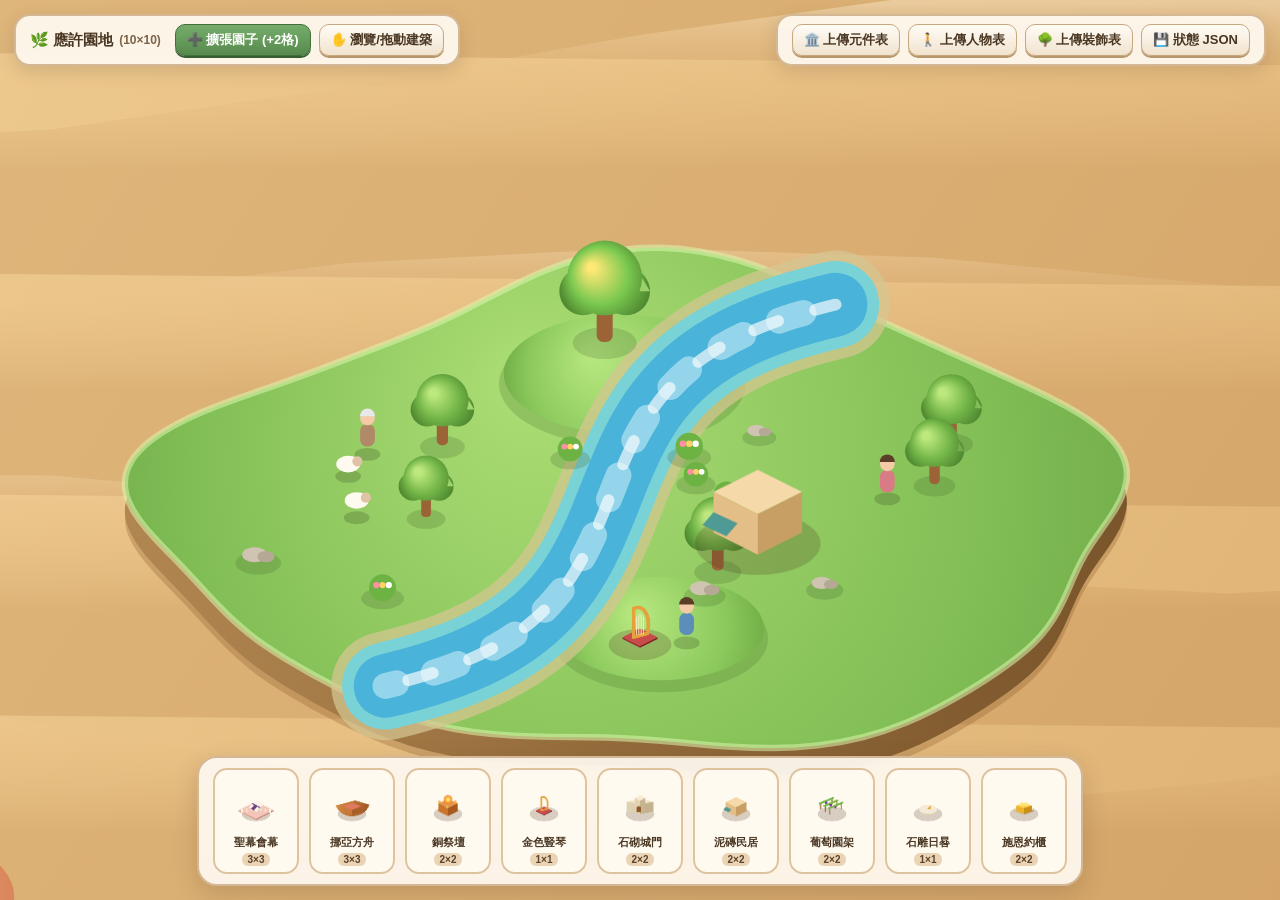
<file: docs/prototypes/garden-gemini-v2.html>
<!DOCTYPE html>
<html lang="zh-Hant">
<head>
<meta charset="UTF-8">
<meta name="viewport" content="width=device-width, initial-scale=1.0">
<title>伊甸與應許之地 — 軟陶等角地形建置模擬器</title>
<style>
  :root {
    --bg-panel: rgba(253, 248, 238, 0.94);
    --border-warm: #d4b895;
    --accent-gold: #c98a3c;
    --accent-green: #588c51;
    --text-dark: #4a3723;
    --text-muted: #7c6348;
  }
  * { box-sizing: border-box; user-select: none; margin: 0; padding: 0; }
  body {
    overflow: hidden;
    font-family: "PingFang TC", "Microsoft JhengHei", sans-serif;
    background: #e2be89;
    color: var(--text-dark);
  }
  #gameCanvas {
    display: block;
    width: 100vw;
    height: 100vh;
    cursor: grab;
  }
  #gameCanvas:active { cursor: grabbing; }

  /* 頂部控制列 */
  #topBar {
    position: fixed;
    top: 14px;
    left: 14px;
    right: 14px;
    display: flex;
    flex-wrap: wrap;
    gap: 10px;
    align-items: center;
    justify-content: space-between;
    pointer-events: none;
    z-index: 20;
  }
  .panel-group {
    pointer-events: auto;
    background: var(--bg-panel);
    border: 2px solid var(--border-warm);
    border-radius: 16px;
    padding: 8px 14px;
    display: flex;
    align-items: center;
    gap: 8px;
    box-shadow: 0 6px 18px rgba(74, 55, 35, 0.16);
    backdrop-filter: blur(6px);
  }
  .title-badge {
    font-weight: 800;
    font-size: 15px;
    color: var(--text-dark);
    display: flex;
    align-items: center;
    gap: 6px;
    padding-right: 6px;
  }
  button, .file-btn {
    background: linear-gradient(180deg, #fffcf6 0%, #f1e3ce 100%);
    border: 1.5px solid #c7a77e;
    border-radius: 10px;
    padding: 6px 11px;
    font-size: 13px;
    font-weight: 700;
    color: var(--text-dark);
    cursor: pointer;
    transition: all 0.15s ease;
    display: inline-flex;
    align-items: center;
    gap: 4px;
    box-shadow: 0 2px 0 #b8966b;
  }
  button:hover, .file-btn:hover {
    transform: translateY(-1px);
    background: linear-gradient(180deg, #ffffff 0%, #f7ebd7 100%);
  }
  button:active, .file-btn:active {
    transform: translateY(1px);
    box-shadow: 0 0 0 #b8966b;
  }
  button.primary {
    background: linear-gradient(180deg, #76ad6b 0%, #568a4d 100%);
    border-color: #426e3a;
    color: #fff;
    box-shadow: 0 2px 0 #375e30;
  }
  button.danger {
    background: linear-gradient(180deg, #e07a68 0%, #c45643 100%);
    border-color: #9e3e2d;
    color: #fff;
    box-shadow: 0 2px 0 #853223;
  }
  input[type="file"] { display: none; }

  /* 底部建築選單列 */
  #dockBar {
    position: fixed;
    bottom: 14px;
    left: 50%;
    transform: translateX(-50%);
    max-width: 94vw;
    background: var(--bg-panel);
    border: 2px solid var(--border-warm);
    border-radius: 20px;
    padding: 10px 14px;
    display: flex;
    align-items: center;
    gap: 10px;
    box-shadow: 0 8px 24px rgba(74, 55, 35, 0.2);
    z-index: 20;
    overflow-x: auto;
  }
  .item-card {
    flex: 0 0 auto;
    width: 86px;
    background: #fffaf0;
    border: 2px solid #dec39f;
    border-radius: 14px;
    padding: 6px;
    display: flex;
    flex-direction: column;
    align-items: center;
    cursor: pointer;
    transition: all 0.15s;
    position: relative;
  }
  .item-card:hover { transform: translateY(-2px); border-color: var(--accent-gold); }
  .item-card.selected {
    border-color: var(--accent-green);
    background: #eef8ec;
    box-shadow: 0 0 0 3px rgba(88, 140, 81, 0.25);
  }
  .item-card canvas {
    width: 56px;
    height: 56px;
    object-fit: contain;
  }
  .item-name {
    font-size: 11px;
    font-weight: 700;
    margin-top: 3px;
    text-align: center;
    white-space: nowrap;
    overflow: hidden;
    text-overflow: ellipsis;
    width: 100%;
  }
  .size-badge {
    margin-top: 3px;
    font-size: 10px;
    font-weight: 800;
    background: #ead4b5;
    color: #5c4228;
    border-radius: 6px;
    padding: 1px 6px;
    cursor: pointer;
  }
  .size-badge:hover { background: #d9bc93; }

  /* 選中已放置建築的操作浮動條 */
  #selectedActionBar {
    position: fixed;
    bottom: 128px;
    left: 50%;
    transform: translateX(-50%);
    background: var(--bg-panel);
    border: 2px solid var(--border-warm);
    border-radius: 14px;
    padding: 6px 12px;
    display: none;
    align-items: center;
    gap: 10px;
    box-shadow: 0 6px 16px rgba(0,0,0,0.18);
    z-index: 25;
  }

  /* JSON 彈窗 */
  #jsonModal {
    position: fixed;
    inset: 0;
    background: rgba(45, 32, 18, 0.55);
    display: none;
    align-items: center;
    justify-content: center;
    z-index: 50;
  }
  .modal-box {
    background: #fdf8ee;
    border: 2px solid var(--border-warm);
    border-radius: 18px;
    padding: 18px;
    width: min(540px, 92vw);
    box-shadow: 0 12px 32px rgba(0,0,0,0.28);
  }
  .modal-box h3 { margin-bottom: 10px; font-size: 16px; }
  .modal-box textarea {
    width: 100%;
    height: 220px;
    border-radius: 10px;
    border: 1.5px solid #cfb28c;
    padding: 10px;
    font-family: monospace;
    font-size: 12px;
    background: #fffdf9;
    resize: vertical;
  }
  .modal-actions {
    margin-top: 12px;
    display: flex;
    justify-content: flex-end;
    gap: 8px;
  }
  #toast {
    position: fixed;
    top: 74px;
    left: 50%;
    transform: translateX(-50%);
    background: rgba(65, 48, 30, 0.9);
    color: #fff8eb;
    padding: 7px 16px;
    border-radius: 20px;
    font-size: 13px;
    font-weight: 700;
    pointer-events: none;
    opacity: 0;
    transition: opacity 0.25s;
    z-index: 40;
  }
</style>
</head>
<body>

<canvas id="gameCanvas"></canvas>

<div id="topBar">
  <div class="panel-group">
    <div class="title-badge">🌿 應許園地 <span id="gardenSizeLabel" style="font-size:12px;color:#7c6348;">(10×10)</span></div>
    <button class="primary" id="btnExpand">➕ 擴張園子 (+2格)</button>
    <button id="btnDeselect">✋ 瀏覽/拖動建築</button>
  </div>

  <div class="panel-group">
    <label class="file-btn" title="上傳 3×3 建築元件表 (自動去背)">
      🏛️ 上傳元件表
      <input type="file" id="uploadBuildings" accept="image/*">
    </label>
    <label class="file-btn" title="上傳 3×3 人物表：列1男、列2女、列3牧人與小羊">
      🚶 上傳人物表
      <input type="file" id="uploadChars" accept="image/*">
    </label>
    <label class="file-btn" title="上傳 3×3 裝飾表：樹、花叢、石頭 (大樹當生命樹)">
      🌳 上傳裝飾表
      <input type="file" id="uploadProps" accept="image/*">
    </label>
    <button id="btnJson">💾 狀態 JSON</button>
  </div>
</div>

<div id="toast"></div>

<div id="selectedActionBar">
  <span id="selectedBuildingLabel" style="font-weight:700;font-size:13px;">已選取建築</span>
  <span style="font-size:12px;color:#7c6348;">(可直接拖曳移動)</span>
  <button class="danger" id="btnDeleteBuilding">🗑️ 刪除建築</button>
  <button id="btnCloseAction">完成</button>
</div>

<div id="dockBar"></div>

<div id="jsonModal">
  <div class="modal-box">
    <h3>📜 園地狀態 JSON（可複製備份或貼上還原）</h3>
    <textarea id="jsonTextarea"></textarea>
    <div class="modal-actions">
      <button id="btnCopyJson">📋 複製 JSON</button>
      <button class="primary" id="btnLoadJson">📥 載入此 JSON</button>
      <button id="btnCloseJson">關閉</button>
    </div>
  </div>
</div>

<script>
/**
 * 軟陶質感等角地形模擬器
 * - 無網格線條，所有地形皆以有機平滑曲線、貝茲河道、柔光黏土漸層繪製
 * - 支援自動色鍵/邊緣背景去背（完美去除洋紅 #FF00FF / 亮粉紅 / 純白 / 綠幕背景並抗鋸齒）
 */
const canvas = document.getElementById('gameCanvas');
const ctx = canvas.getContext('2d');

// 放大 2 倍的等角格子比例（僅用於邏輯與放置判定，畫面不可見格子）
const TILE_W = 128;
const TILE_H = 64;

// 遊戲核心狀態
const state = {
  gardenHalf: 5, // 初始 10x10 範圍 (-5 .. +4)
  camX: 0,
  camY: 60,
  zoom: 0.92,
  selectedCatalogIndex: -1, // -1 代表瀏覽/拖動模式
  selectedPlacedId: null,
  draggingPlacedId: null,
  dragOffsetGrid: { gx: 0, gy: 0 },
  hoverGrid: null,
  buildings: [], // { id, catalogId, gx, gy, size }
  catalog: [],   // { id, name, size, canvas, defaultDrawType }
  charSprites: null, // 3x3 切分後去背畫布陣列 [row][col]
  propSprites: null, // 3x3 切分後去背畫布陣列 [0..8]
  decorations: [],   // 園內隨機散布裝飾 { gx, gy, spriteIdx, scale, flip }
  agents: [],        // 園內漫步人物與小羊
  time: 0
};

// 預設內建軟陶質感建築目錄（未上傳元件表時即可直接遊玩，符合附圖比例與造型）
const DEFAULT_ITEMS = [
  { id: 'tabernacle', name: '聖幕會幕', size: 3, type: 'tabernacle' },
  { id: 'ark_boat',   name: '挪亞方舟', size: 3, type: 'ark_boat' },
  { id: 'altar',      name: '銅祭壇',   size: 2, type: 'altar' },
  { id: 'harp',       name: '金色豎琴', size: 1, type: 'harp' },
  { id: 'gate',       name: '石砌城門', size: 2, type: 'gate' },
  { id: 'house',      name: '泥磚民居', size: 2, type: 'house' },
  { id: 'vineyard',   name: '葡萄園架', size: 2, type: 'vineyard' },
  { id: 'sundial',    name: '石雕日晷', size: 1, type: 'sundial' },
  { id: 'ark_cov',    name: '施恩約櫃', size: 2, type: 'ark_cov' }
];

// 工具：提示訊息
function showToast(msg) {
  const el = document.getElementById('toast');
  el.textContent = msg;
  el.style.opacity = '1';
  clearTimeout(el._t);
  el._t = setTimeout(() => { el.style.opacity = '0'; }, 2400);
}

// 座標轉換：邏輯網格 (gx, gy) <-> 世界等角像素 (wx, wy)
function gridToWorld(gx, gy) {
  return {
    wx: (gx - gy) * (TILE_W * 0.5),
    wy: (gx + gy) * (TILE_H * 0.5)
  };
}

function worldToGrid(wx, wy) {
  const halfW = TILE_W * 0.5;
  const halfH = TILE_H * 0.5;
  const gx = (wx / halfW + wy / halfH) * 0.5;
  const gy = (wy / halfH - wx / halfW) * 0.5;
  return { gx, gy };
}

function screenToWorld(sx, sy) {
  return {
    wx: (sx - canvas.width * 0.5 - state.camX) / state.zoom,
    wy: (sy - canvas.height * 0.5 - state.camY) / state.zoom
  };
}

// ==========================================
// 智慧去背與 3x3 元件表切分演算法
// ==========================================
function removeBackgroundFromCanvas(srcCanvas) {
  const w = srcCanvas.width;
  const h = srcCanvas.height;
  const c = document.createElement('canvas');
  c.width = w;
  c.height = h;
  const xctx = c.getContext('2d');
  xctx.drawImage(srcCanvas, 0, 0);
  const imgData = xctx.getImageData(0, 0, w, h);
  const d = imgData.data;

  // 取四個角落像素作為背景基準色
  const corners = [
    [0, 0], [w - 1, 0], [0, h - 1], [w - 1, h - 1],
    [2, 2], [w - 3, 2], [2, h - 3], [w - 3, h - 3]
  ];
  let bgR = 0, bgG = 0, bgB = 0;
  corners.forEach(([cx, cy]) => {
    const idx = (cy * w + cx) * 4;
    bgR += d[idx]; bgG += d[idx + 1]; bgB += d[idx + 2];
  });
  bgR /= corners.length;
  bgG /= corners.length;
  bgB /= corners.length;

  // 判斷是否為洋紅/桃紅背景 (附圖類型)
  const isMagentaBg = (bgR > 180 && bgB > 180 && bgG < 110);

  for (let i = 0; i < d.length; i += 4) {
    const r = d[i], g = d[i + 1], b = d[i + 2];
    if (isMagentaBg) {
      // 洋紅色距離 + 溢色抑制 (De-spill)
      const magentaStrength = Math.min(r, b) - g;
      if (magentaStrength > 95 && r > 140 && b > 140) {
        d[i + 3] = 0;
      } else if (magentaStrength > 35 && r > 120 && b > 120) {
        // 半透明抗鋸齒邊緣，同時中和桃紅溢色
        const alpha = Math.max(0, Math.min(1, 1 - (magentaStrength - 35) / 60));
        d[i + 3] = Math.round(d[i + 3] * alpha);
        const neutral = (r + b) * 0.35;
        d[i] = Math.min(r, neutral + g * 0.4);
        d[i + 2] = Math.min(b, neutral + g * 0.4);
      }
    } else {
      // 一般純色背景歐氏距離去背
      const dist = Math.hypot(r - bgR, g - bgG, b - bgB);
      if (dist < 42) {
        d[i + 3] = 0;
      } else if (dist < 68) {
        d[i + 3] = Math.round(d[i + 3] * ((dist - 42) / 26));
      }
    }
  }
  xctx.putImageData(imgData, 0, 0);
  return trimTransparentBounds(c);
}

// 裁切多餘透明邊界並保留底部對齊基準
function trimTransparentBounds(c) {
  const w = c.width, h = c.height;
  const data = c.getContext('2d').getImageData(0, 0, w, h).data;
  let minX = w, minY = h, maxX = 0, maxY = 0, found = false;
  for (let y = 0; y < h; y++) {
    for (let x = 0; x < w; x++) {
      if (data[(y * w + x) * 4 + 3] > 18) {
        if (x < minX) minX = x;
        if (x > maxX) maxX = x;
        if (y < minY) minY = y;
        if (y > maxY) maxY = y;
        found = true;
      }
    }
  }
  if (!found) return c;
  const cw = maxX - minX + 1;
  const ch = maxY - minY + 1;
  const out = document.createElement('canvas');
  out.width = cw;
  out.height = ch;
  out.getContext('2d').drawImage(c, minX, minY, cw, ch, 0, 0, cw, ch);
  return out;
}

function sliceSheet3x3(img) {
  const cellW = Math.floor(img.width / 3);
  const cellH = Math.floor(img.height / 3);
  const cells = [];
  for (let r = 0; r < 3; r++) {
    for (let c = 0; c < 3; c++) {
      const sub = document.createElement('canvas');
      sub.width = cellW;
      sub.height = cellH;
      sub.getContext('2d').drawImage(img, c * cellW, r * cellH, cellW, cellH, 0, 0, cellW, cellH);
      cells.push(removeBackgroundFromCanvas(sub));
    }
  }
  return cells;
}

// ==========================================
// 程式繪製軟陶質感預設建築（離線預渲染成去背圖層）
// ==========================================
function renderClayIcon(type) {
  const c = document.createElement('canvas');
  c.width = 240;
  c.height = 240;
  const g = c.getContext('2d');
  g.translate(120, 155);
  g.lineJoin = 'round';
  g.lineCap = 'round';

  // 柔和底部接觸陰影
  g.fillStyle = 'rgba(72, 52, 28, 0.22)';
  g.beginPath();
  g.ellipse(0, 12, 68, 34, 0, 0, Math.PI * 2);
  g.fill();

  const drawIsoBox = (w, d, h, topCol, leftCol, rightCol) => {
    // 頂面
    g.fillStyle = topCol;
    g.beginPath();
    g.moveTo(0, -h - d * 0.5);
    g.lineTo(w, -h);
    g.lineTo(0, -h + d * 0.5);
    g.lineTo(-w, -h);
    g.closePath();
    g.fill();
    // 左面
    g.fillStyle = leftCol;
    g.beginPath();
    g.moveTo(-w, -h);
    g.lineTo(0, -h + d * 0.5);
    g.lineTo(0, d * 0.5);
    g.lineTo(-w, 0);
    g.closePath();
    g.fill();
    // 右面
    g.fillStyle = rightCol;
    g.beginPath();
    g.moveTo(0, -h + d * 0.5);
    g.lineTo(w, -h);
    g.lineTo(w, 0);
    g.lineTo(0, d * 0.5);
    g.closePath();
    g.fill();
  };

  if (type === 'tabernacle') {
    // 聖幕院子與白帳幕
    drawIsoBox(82, 82, 6, '#f2c6b8', '#d99b8c', '#c48374');
    // 圍欄柱子
    g.fillStyle = '#fff5e4';
    for (let i = -3; i <= 3; i++) {
      g.fillRect(i * 22 - 3, -24 + Math.abs(i) * 4, 6, 18);
    }
    // 帳幕本體
    g.fillStyle = '#faf3e6';
    g.beginPath();
    g.moveTo(-36, -18); g.lineTo(0, -56); g.lineTo(38, -36); g.lineTo(2, 2);
    g.closePath(); g.fill();
    // 紫色布幔條紋
    g.strokeStyle = '#7e528f';
    g.lineWidth = 6;
    g.beginPath(); g.moveTo(-16, -37); g.lineTo(18, -18); g.stroke();
    g.fillStyle = '#6c3f7d';
    g.beginPath(); g.moveTo(-24, -12); g.lineTo(-8, -32); g.lineTo(4, -22); g.lineTo(-10, -4); g.fill();
  } else if (type === 'ark_boat') {
    // 挪亞方舟軟陶船身
    const hullGrad = g.createLinearGradient(-70, -40, 70, 20);
    hullGrad.addColorStop(0, '#d68c45');
    hullGrad.addColorStop(1, '#9e5822');
    g.fillStyle = hullGrad;
    g.beginPath();
    g.moveTo(-78, -28);
    g.quadraticCurveTo(-50, 28, 12, 22);
    g.quadraticCurveTo(66, 14, 82, -32);
    g.lineTo(15, -52);
    g.closePath();
    g.fill();
    // 船艙與紅瓦斜頂
    drawIsoBox(44, 34, 24, '#e07a5f', '#c97b3c', '#a85f27');
  } else if (type === 'altar') {
    drawIsoBox(44, 44, 38, '#e39649', '#c9752c', '#a65a1b');
    // 四角祭壇角與火焰
    g.fillStyle = '#f5b056';
    [[-40, -44], [34, -44], [-4, -64], [-4, -22]].forEach(([x, y]) => {
      g.beginPath(); g.arc(x, y, 7, 0, Math.PI * 2); g.fill();
    });
    const flame = g.createRadialGradient(0, -56, 3, 0, -56, 24);
    flame.addColorStop(0, '#fff380');
    flame.addColorStop(0.6, '#ff9824');
    flame.addColorStop(1, 'rgba(230,60,20,0)');
    g.fillStyle = flame;
    g.beginPath(); g.arc(0, -58, 22, 0, Math.PI * 2); g.fill();
  } else if (type === 'harp') {
    // 紅地毯與金豎琴
    drawIsoBox(38, 38, 4, '#c94c4c', '#9e3333', '#822626');
    g.strokeStyle = '#e6a13c';
    g.lineWidth = 8;
    g.beginPath();
    g.moveTo(-14, -4);
    g.lineTo(-14, -66);
    g.bezierCurveTo(10, -78, 24, -45, 16, -12);
    g.lineTo(-14, -4);
    g.stroke();
    g.strokeStyle = '#fff5cc';
    g.lineWidth = 1.5;
    for (let x = -8; x <= 10; x += 4) {
      g.beginPath(); g.moveTo(x, -10); g.lineTo(x, -56 + Math.abs(x)); g.stroke();
    }
  } else if (type === 'gate') {
    drawIsoBox(64, 26, 46, '#f2e2c4', '#dfd0b0', '#c4b18e');
    drawIsoBox(24, 28, 64, '#f7ebd4', '#e3d3b4', '#c7b491');
    // 木門拱門
    g.fillStyle = '#8f5930';
    g.beginPath();
    g.arc(-6, -14, 11, Math.PI, 0);
    g.lineTo(5, 4);
    g.lineTo(-17, 4);
    g.closePath();
    g.fill();
  } else if (type === 'house') {
    drawIsoBox(48, 48, 44, '#f5d9a9', '#e3be86', '#c79f65');
    // 條紋遮陽棚
    g.fillStyle = '#4f9a94';
    g.beginPath();
    g.moveTo(-48, -22); g.lineTo(-22, -10); g.lineTo(-34, 4); g.lineTo(-60, -8);
    g.closePath(); g.fill();
  } else if (type === 'vineyard') {
    for (let row = -1; row <= 1; row++) {
      const ox = row * 22, oy = row * 11;
      g.strokeStyle = '#9c6234'; g.lineWidth = 5;
      g.beginPath(); g.moveTo(-32 + ox, oy); g.lineTo(-32 + ox, -26 + oy); g.stroke();
      g.beginPath(); g.moveTo(22 + ox, -24 + oy); g.lineTo(22 + ox, -50 + oy); g.stroke();
      g.strokeStyle = '#78b848'; g.lineWidth = 10;
      g.beginPath(); g.moveTo(-36 + ox, -26 + oy); g.lineTo(26 + ox, -52 + oy); g.stroke();
      g.fillStyle = '#7e3ca6';
      g.beginPath(); g.arc(-6 + ox, -30 + oy, 6, 0, Math.PI * 2); g.fill();
    }
  } else if (type === 'sundial') {
    g.fillStyle = '#dfd0b4';
    g.beginPath(); g.ellipse(0, -4, 42, 22, 0, 0, Math.PI * 2); g.fill();
    g.fillStyle = '#f5ead6';
    g.beginPath(); g.ellipse(0, -10, 42, 22, 0, 0, Math.PI * 2); g.fill();
    g.fillStyle = '#e3a63b';
    g.beginPath(); g.moveTo(-4, -10); g.lineTo(14, -32); g.lineTo(14, -12); g.closePath(); g.fill();
  } else if (type === 'ark_cov') {
    drawIsoBox(46, 32, 8, '#e3d5ba', '#cbbba0', '#b09f84');
    drawIsoBox(36, 24, 28, '#ffd452', '#ebb42c', '#c99118');
    // 兩位基路伯金翼
    g.fillStyle = '#ffe580';
    g.beginPath(); g.arc(-10, -34, 9, 0, Math.PI * 2); g.arc(10, -34, 9, 0, Math.PI * 2); g.fill();
  }
  return c;
}

// 初始化預設目錄
function initDefaultCatalog() {
  state.catalog = DEFAULT_ITEMS.map(item => ({
    id: item.id,
    name: item.name,
    size: item.size,
    canvas: renderClayIcon(item.type)
  }));
}

// ==========================================
// 地形判定與有機軟陶地形繪製（完全無格子感）
// ==========================================
function isRiverTile(gx, gy) {
  // 平滑彎曲河道中心線（僅用於放置阻擋判定，視覺上用連續曲線繪製）
  const riverCenterX = Math.sin(gy * 0.42) * 1.6 - 0.5;
  return Math.abs(gx - riverCenterX) < 0.72;
}

function isInsideGarden(gx, gy) {
  const h = state.gardenHalf;
  return gx >= -h && gx < h && gy >= -h && gy < h;
}

// 繪製整個平滑軟陶世界（沙漠沙丘 -> 紅岩台地 -> 圓潤綠洲黏土台階 -> 連續彎曲流動河道）
function drawOrganicWorld(t) {
  // 1. 鋪滿畫面的平滑起伏曠野沙漠（漸層 + 柔和沙丘波浪 + 柔光陰影）
  const desertGrad = ctx.createLinearGradient(-1600, -1000, 1600, 1100);
  desertGrad.addColorStop(0, '#f3d49b');
  desertGrad.addColorStop(0.5, '#e7be82');
  desertGrad.addColorStop(1, '#d6a363');
  ctx.fillStyle = desertGrad;
  ctx.fillRect(-3500, -2500, 7000, 5000);

  // 柔和沙丘光影曲線（完全有機無方格）
  for (let i = -6; i <= 6; i++) {
    const baseY = i * 240;
    const duneGrad = ctx.createLinearGradient(0, baseY - 70, 0, baseY + 110);
    duneGrad.addColorStop(0, 'rgba(255, 241, 212, 0.42)');
    duneGrad.addColorStop(0.45, 'rgba(235, 192, 132, 0.12)');
    duneGrad.addColorStop(1, 'rgba(176, 121, 62, 0.24)');
    ctx.fillStyle = duneGrad;
    ctx.beginPath();
    ctx.moveTo(-3200, baseY + 200);
    for (let x = -3200; x <= 3200; x += 320) {
      const y = baseY + Math.sin(x * 0.0022 + i * 1.4) * 65 + Math.cos(x * 0.0011 - i) * 35;
      ctx.lineTo(x, y);
    }
    ctx.lineTo(3200, baseY + 260);
    ctx.closePath();
    ctx.fill();
  }

  // 2. 圓潤紅岩台地（散布在沙漠周邊，軟陶圓角與頂部高光）
  const mesas = [
    { x: -920, y: -340, rx: 190, ry: 95, h: 46 },
    { x: 960,  y: -260, rx: 220, ry: 108, h: 54 },
    { x: -840, y: 460,  rx: 170, ry: 85, h: 40 },
    { x: 890,  y: 490,  rx: 205, ry: 100, h: 48 }
  ];
  mesas.forEach(m => {
    // 接地柔影
    ctx.fillStyle = 'rgba(138, 86, 40, 0.25)';
    ctx.beginPath();
    ctx.ellipse(m.x + 12, m.y + 16, m.rx * 1.05, m.ry * 1.06, 0, 0, Math.PI * 2);
    ctx.fill();

    // 圓潤岩壁厚層
    const cliffGrad = ctx.createLinearGradient(m.x - m.rx, m.y, m.x + m.rx, m.y);
    cliffGrad.addColorStop(0, '#d47c57');
    cliffGrad.addColorStop(0.5, '#be623e');
    cliffGrad.addColorStop(1, '#9c4829');
    ctx.fillStyle = cliffGrad;
    ctx.beginPath();
    ctx.ellipse(m.x, m.y, m.rx, m.ry, 0, 0, Math.PI * 2);
    ctx.fill();

    // 平滑台地頂面
    const topGrad = ctx.createRadialGradient(m.x - m.rx * 0.25, m.y - m.h - m.ry * 0.2, 10, m.x, m.y - m.h, m.rx);
    topGrad.addColorStop(0, '#f2a97e');
    topGrad.addColorStop(1, '#d9845b');
    ctx.fillStyle = topGrad;
    ctx.beginPath();
    ctx.ellipse(m.x, m.y - m.h, m.rx * 0.94, m.ry * 0.92, 0, 0, Math.PI * 2);
    ctx.fill();
  });

  // 3. 園子有機綠洲（平滑波浪邊緣 + 軟陶厚度懸崖 + 柔和頂光漸層，絕無方格鋸齒）
  const h = state.gardenHalf;
  const gardenPath = buildOrganicGardenPath(h, 0);
  const cliffPath = buildOrganicGardenPath(h, 30);

  // 綠洲底部沙地投影
  ctx.save();
  ctx.translate(0, 38);
  ctx.fillStyle = 'rgba(128, 84, 38, 0.28)';
  ctx.fill(gardenPath);
  ctx.restore();

  // 軟陶圓潤泥土/青苔厚懸崖（漸層明暗）
  const clayCliffGrad = ctx.createLinearGradient(-h * TILE_W, 0, h * TILE_W, 0);
  clayCliffGrad.addColorStop(0, '#b58a54');
  clayCliffGrad.addColorStop(0.45, '#966d3c');
  clayCliffGrad.addColorStop(1, '#755128');
  ctx.fillStyle = clayCliffGrad;
  ctx.fill(cliffPath);

  // 綠洲表層草地（軟陶絲絨質感漸層）
  const grassGrad = ctx.createRadialGradient(-120, -140, 40, 0, 40, h * TILE_W * 1.15);
  grassGrad.addColorStop(0, '#a8db72');
  grassGrad.addColorStop(0.55, '#82bf56');
  grassGrad.addColorStop(1, '#659e40');
  ctx.fillStyle = grassGrad;
  ctx.fill(gardenPath);

  // 邊緣高光軟陶倒角（讓平台邊緣像手捏軟陶一樣圓潤立體）
  ctx.strokeStyle = 'rgba(218, 247, 173, 0.55)';
  ctx.lineWidth = 7;
  ctx.stroke(gardenPath);

  // 園內少數平滑小土丘高地（平坦區多、懸崖少）
  drawSmoothMound(-h * 0.48, -h * 0.42, 1.55);
  drawSmoothMound(h * 0.45, h * 0.38, 1.35);

  // 4. 連續平滑彎曲的河道（帶淺水邊、柔和反光與流動波光，無任何格紋）
  drawSmoothRiver(h, t);
}

// 建構園子有機波浪多邊形 Path2D（圓潤不規則曲線，無方格角）
function buildOrganicGardenPath(halfTiles, offsetY) {
  const path = new Path2D();
  const pts = [];
  const steps = 64;
  for (let i = 0; i < steps; i++) {
    const angle = (i / steps) * Math.PI * 2;
    // 用超橢圓 (Superellipse) + 柔和正弦有機起伏，讓等角菱形變成圓潤軟陶島嶼
    const cosA = Math.cos(angle);
    const sinA = Math.sin(angle);
    const n = 2.6; // 圓潤方菱度
    const rx = Math.sign(cosA) * Math.pow(Math.abs(cosA), 2 / n);
    const ry = Math.sign(sinA) * Math.pow(Math.abs(sinA), 2 / n);

    const organicWobble = 1 + 0.055 * Math.sin(angle * 5 + 0.8) + 0.035 * Math.cos(angle * 3 - 0.4);
    const gx = rx * (halfTiles + 0.45) * organicWobble;
    const gy = ry * (halfTiles + 0.45) * organicWobble;
    const { wx, wy } = gridToWorld(gx, gy);
    pts.push({ x: wx, y: wy + offsetY });
  }

  for (let i = 0; i < pts.length; i++) {
    const p0 = pts[(i - 1 + pts.length) % pts.length];
    const p1 = pts[i];
    const p2 = pts[(i + 1) % pts.length];
    const mid1 = { x: (p0.x + p1.x) * 0.5, y: (p0.y + p1.y) * 0.5 };
    const mid2 = { x: (p1.x + p2.x) * 0.5, y: (p1.y + p2.y) * 0.5 };
    if (i === 0) path.moveTo(mid1.x, mid1.y);
    path.quadraticCurveTo(p1.x, p1.y, mid2.x, mid2.y);
  }
  path.closePath();
  return path;
}

// 繪製柔和低矮軟陶小土丘
function drawSmoothMound(gx, gy, radiusTiles) {
  const { wx, wy } = gridToWorld(gx, gy);
  const rx = radiusTiles * TILE_W * 0.65;
  const ry = radiusTiles * TILE_H * 0.65;

  // 柔和陰影
  ctx.fillStyle = 'rgba(78, 122, 46, 0.25)';
  ctx.beginPath();
  ctx.ellipse(wx, wy + 7, rx * 1.04, ry * 1.04, 0, 0, Math.PI * 2);
  ctx.fill();

  const moundGrad = ctx.createRadialGradient(wx - rx * 0.25, wy - ry * 0.35, 6, wx, wy, rx);
  moundGrad.addColorStop(0, '#b5e67e');
  moundGrad.addColorStop(0.7, '#8bc95d');
  moundGrad.addColorStop(1, '#73b048');
  ctx.fillStyle = moundGrad;
  ctx.beginPath();
  ctx.ellipse(wx, wy - 4, rx, ry, 0, 0, Math.PI * 2);
  ctx.fill();
}

// 繪製連續彎曲流動河流
function drawSmoothRiver(halfTiles, t) {
  const riverPts = [];
  const startGy = -halfTiles - 0.15;
  const endGy = halfTiles + 0.15;
  const samples = 28;
  for (let i = 0; i <= samples; i++) {
    const gy = startGy + (endGy - startGy) * (i / samples);
    const gx = Math.sin(gy * 0.42) * 1.6 - 0.5;
    riverPts.push(gridToWorld(gx, gy));
  }

  const strokeRiverCurve = (width, style) => {
    ctx.strokeStyle = style;
    ctx.lineWidth = width;
    ctx.lineCap = 'round';
    ctx.lineJoin = 'round';
    ctx.beginPath();
    ctx.moveTo(riverPts[0].wx, riverPts[0].wy);
    for (let i = 1; i < riverPts.length - 1; i++) {
      const mx = (riverPts[i].wx + riverPts[i + 1].wx) * 0.5;
      const my = (riverPts[i].wy + riverPts[i + 1].wy) * 0.5;
      ctx.quadraticCurveTo(riverPts[i].wx, riverPts[i].wy, mx, my);
    }
    const last = riverPts[riverPts.length - 1];
    ctx.lineTo(last.wx, last.wy);
    ctx.stroke();
  };

  // 1. 淺水濕潤泥沙岸邊
  strokeRiverCurve(TILE_W * 0.92, 'rgba(214, 198, 146, 0.72)');
  // 2. 淺水清澈綠松色邊緣
  strokeRiverCurve(TILE_W * 0.74, '#79d2d6');
  // 3. 主河道湛藍水體
  strokeRiverCurve(TILE_W * 0.54, '#4ab3d9');

  // 4. 慢慢流動的柔和波光（無方格，純順流亮線）
  ctx.save();
  ctx.setLineDash([28, 42]);
  ctx.lineDashOffset = -t * 26;
  strokeRiverCurve(TILE_W * 0.22, 'rgba(235, 252, 255, 0.46)');
  ctx.lineDashOffset = -t * 18 + 30;
  strokeRiverCurve(TILE_W * 0.10, 'rgba(255, 255, 255, 0.65)');
  ctx.restore();
}

// ==========================================
// 園內裝飾（樹木、花叢、石頭 + 中央生命樹）與漫步人物
// ==========================================
function regenerateDecorations() {
  state.decorations = [];
  const h = state.gardenHalf;
  // 中央生命樹放在高地微偏河畔位置
  state.decorations.push({ gx: -3.2, gy: -2.6, spriteIdx: 0, isTreeOfLife: true, scale: 1.45, flip: false });

  const count = Math.floor(h * 4.5);
  for (let i = 0; i < count; i++) {
    const gx = (Math.random() * 2 - 1) * (h - 0.8);
    const gy = (Math.random() * 2 - 1) * (h - 0.8);
    if (isRiverTile(gx, gy)) continue;
    if (Math.hypot(gx + 3.2, gy + 2.6) < 2.2) continue;
    state.decorations.push({
      gx,
      gy,
      spriteIdx: 1 + (i % 8),
      isTreeOfLife: false,
      scale: 0.75 + Math.random() * 0.35,
      flip: Math.random() > 0.5
    });
  }
}

function initAgents() {
  // 0: 男生, 1: 女生, 2: 老牧人, 3: 小羊
  state.agents = [
    { role: 0, gx: 1.5, gy: 1.5, tx: 3.2, ty: 2.0, wait: 0, phase: 0 },
    { role: 1, gx: 2.4, gy: -1.8, tx: 1.2, ty: -3.0, wait: 0.5, phase: 1.7 },
    { role: 2, gx: -2.5, gy: 2.2, tx: -3.6, ty: 1.0, wait: 0, phase: 3.1 },
    { role: 3, gx: -2.9, gy: 2.6, tx: -3.2, ty: 1.4, wait: 0.2, phase: 2.2 },
    { role: 3, gx: -2.1, gy: 2.8, tx: -2.8, ty: 1.8, wait: 0.8, phase: 4.0 }
  ];
}

function updateAgents(dt) {
  const h = state.gardenHalf - 0.8;
  state.agents.forEach(ag => {
    ag.phase += dt * 7.5;
    if (ag.wait > 0) {
      ag.wait -= dt;
      return;
    }
    const dx = ag.tx - ag.gx;
    const dy = ag.ty - ag.gy;
    const dist = Math.hypot(dx, dy);
    if (dist < 0.12) {
      ag.wait = 1.0 + Math.random() * 2.0;
      for (let tries = 0; tries < 10; tries++) {
        const nx = (Math.random() * 2 - 1) * h;
        const ny = (Math.random() * 2 - 1) * h;
        if (!isRiverTile(nx, ny)) {
          ag.tx = nx;
          ag.ty = ny;
          break;
        }
      }
    } else {
      const speed = ag.role === 3 ? 0.65 : 0.85;
      ag.gx += (dx / dist) * speed * dt;
      ag.gy += (dy / dist) * speed * dt;
    }
  });
}

// ==========================================
// 建築放置判定（格子只用於內部邏輯計算，不畫網格）
// ==========================================
function canPlaceAt(gx, gy, size, ignoreId = null) {
  const startX = Math.floor(gx);
  const startY = Math.floor(gy);
  for (let x = startX; x < startX + size; x++) {
    for (let y = startY; y < startY + size; y++) {
      if (!isInsideGarden(x, y)) return false;
      if (isRiverTile(x + 0.5, y + 0.5)) return false;
      // 檢查是否與現有建築重疊
      for (const b of state.buildings) {
        if (b.id === ignoreId) continue;
        if (x < b.gx + b.size && x + 1 > b.gx && y < b.gy + b.size && y + 1 > b.gy) {
          return false;
        }
      }
    }
  }
  return true;
}

// ==========================================
// 繪製深度排序實體（建築、裝飾樹叢、行走人物與小羊）
// ==========================================
function drawEntities() {
  const renderList = [];

  // 1. 裝飾物（生命樹與花草石頭）
  state.decorations.forEach(dec => {
    const { wx, wy } = gridToWorld(dec.gx, dec.gy);
    renderList.push({
      depth: dec.gx + dec.gy,
      draw: () => drawDecoration(dec, wx, wy)
    });
  });

  // 2. 已放置建築
  state.buildings.forEach(b => {
    const cat = state.catalog.find(c => c.id === b.catalogId);
    if (!cat) return;
    const centerGx = b.gx + b.size * 0.5;
    const centerGy = b.gy + b.size * 0.5;
    const { wx, wy } = gridToWorld(centerGx, centerGy);
    renderList.push({
      depth: centerGx + centerGy,
      draw: () => drawPlacedBuilding(b, cat, wx, wy, b.id === state.selectedPlacedId)
    });
  });

  // 3. 園內人物與小羊
  state.agents.forEach(ag => {
    const { wx, wy } = gridToWorld(ag.gx, ag.gy);
    renderList.push({
      depth: ag.gx + ag.gy,
      draw: () => drawAgent(ag, wx, wy)
    });
  });

  // 等角深度排序（由遠到近）
  renderList.sort((a, b) => a.depth - b.depth);
  renderList.forEach(item => item.draw());

  // 4. 放置預覽幽靈（僅在選擇建築工具時顯示柔和底座光暈，不畫方格網）
  if (state.selectedCatalogIndex >= 0 && state.hoverGrid) {
    const cat = state.catalog[state.selectedCatalogIndex];
    const gx = Math.floor(state.hoverGrid.gx - cat.size * 0.5 + 0.5);
    const gy = Math.floor(state.hoverGrid.gy - cat.size * 0.5 + 0.5);
    const ok = canPlaceAt(gx, gy, cat.size);
    const { wx, wy } = gridToWorld(gx + cat.size * 0.5, gy + cat.size * 0.5);

    ctx.save();
    // 柔和圓潤底座光暈指示可否放置
    ctx.fillStyle = ok ? 'rgba(118, 214, 102, 0.42)' : 'rgba(235, 92, 74, 0.45)';
    ctx.beginPath();
    ctx.ellipse(wx, wy, cat.size * TILE_W * 0.46, cat.size * TILE_H * 0.46, 0, 0, Math.PI * 2);
    ctx.fill();

    ctx.globalAlpha = 0.78;
    drawScaledSpriteBottomCenter(cat.canvas, wx, wy + cat.size * 6, cat.size * TILE_W * 0.92);
    ctx.restore();
  }
}

function drawScaledSpriteBottomCenter(imgCanvas, wx, wy, targetWidth) {
  const ratio = imgCanvas.height / imgCanvas.width;
  const dw = targetWidth;
  const dh = dw * ratio;
  ctx.drawImage(imgCanvas, wx - dw * 0.5, wy - dh * 0.86, dw, dh);
}

function drawPlacedBuilding(b, cat, wx, wy, isSelected) {
  if (isSelected) {
    // 選中時腳下柔和金色光環
    ctx.fillStyle = 'rgba(255, 224, 115, 0.48)';
    ctx.beginPath();
    ctx.ellipse(wx, wy, b.size * TILE_W * 0.48, b.size * TILE_H * 0.48, 0, 0, Math.PI * 2);
    ctx.fill();
    ctx.strokeStyle = '#ffcf4d';
    ctx.lineWidth = 3;
    ctx.stroke();
  }
  // 元件依佔地自動縮放（2x2 小房子約 2 格寬）
  const targetW = b.size * TILE_W * 0.94;
  drawScaledSpriteBottomCenter(cat.canvas, wx, wy + b.size * 6, targetW);
}

function drawDecoration(dec, wx, wy) {
  if (state.propSprites && state.propSprites[dec.spriteIdx]) {
    const spr = state.propSprites[dec.spriteIdx];
    const baseW = (dec.isTreeOfLife ? TILE_W * 1.65 : TILE_W * 0.75) * dec.scale;
    ctx.save();
    ctx.translate(wx, wy);
    if (dec.flip) ctx.scale(-1, 1);
    drawScaledSpriteBottomCenter(spr, 0, 6, baseW);
    ctx.restore();
    return;
  }

  // 預設軟陶質感裝飾樹 / 生命樹 / 花叢
  ctx.save();
  ctx.translate(wx, wy);
  const s = dec.scale;
  ctx.fillStyle = 'rgba(65, 95, 42, 0.22)';
  ctx.beginPath();
  ctx.ellipse(0, 4, 24 * s, 12 * s, 0, 0, Math.PI * 2);
  ctx.fill();

  if (dec.isTreeOfLife || dec.spriteIdx % 3 === 1) {
    // 軟陶樹幹
    ctx.fillStyle = '#9c6336';
    ctx.beginPath();
    ctx.roundRect(-6 * s, -34 * s, 12 * s, 36 * s, 5 * s);
    ctx.fill();
    // 圓潤蓬鬆樹冠
    const grad = ctx.createRadialGradient(-10 * s, -54 * s, 4, 0, -44 * s, 34 * s);
    grad.addColorStop(0, dec.isTreeOfLife ? '#ffe875' : '#bce87d');
    grad.addColorStop(0.6, dec.isTreeOfLife ? '#7bc950' : '#73b548');
    grad.addColorStop(1, '#528c32');
    ctx.fillStyle = grad;
    ctx.beginPath();
    ctx.arc(0, -46 * s, 28 * s, 0, Math.PI * 2);
    ctx.arc(-16 * s, -36 * s, 18 * s, 0, Math.PI * 2);
    ctx.arc(16 * s, -36 * s, 18 * s, 0, Math.PI * 2);
    ctx.fill();
  } else if (dec.spriteIdx % 3 === 2) {
    // 軟陶花叢
    ctx.fillStyle = '#6db344';
    ctx.beginPath();
    ctx.arc(0, -8 * s, 15 * s, 0, Math.PI * 2);
    ctx.fill();
    ['#ff8fa3', '#ffd166', '#ffffff'].forEach((col, idx) => {
      ctx.fillStyle = col;
      ctx.beginPath();
      ctx.arc((idx - 1) * 7 * s, -11 * s, 3.5 * s, 0, Math.PI * 2);
      ctx.fill();
    });
  } else {
    // 圓潤鵝卵石
    ctx.fillStyle = '#cfc4b2';
    ctx.beginPath();
    ctx.ellipse(-4 * s, -5 * s, 13 * s, 8 * s, 0, 0, Math.PI * 2);
    ctx.fill();
    ctx.fillStyle = '#b5a895';
    ctx.beginPath();
    ctx.ellipse(8 * s, -3 * s, 9 * s, 6 * s, 0, 0, Math.PI * 2);
    ctx.fill();
  }
  ctx.restore();
}

function drawAgent(ag, wx, wy) {
  const isMoving = ag.wait <= 0;
  const bounce = isMoving ? Math.abs(Math.sin(ag.phase)) * 6 : 0;

  // 計算屏幕移動方向決定圖格與左右翻轉
  const moveWorld = gridToWorld(ag.tx - ag.gx, ag.ty - ag.gy);
  const movingLeft = moveWorld.wx < -0.5;
  const movingUpRight = moveWorld.wy < -0.5;

  // 腳底柔和投影
  ctx.fillStyle = 'rgba(58, 78, 36, 0.26)';
  ctx.beginPath();
  ctx.ellipse(wx, wy + 2, 14, 7, 0, 0, Math.PI * 2);
  ctx.fill();

  // 若已上傳 3x3 人物表：
  // 第一列(0..2): 男生往右下走(0)、往右上走(1)、站立(2)
  // 第二列(3..5): 女生往右下走(3)、往右上走(4)、站立(5)
  // 第三列(6..8): 老牧人往右下走(6)、往右上走(7)、小羊(8)
  if (state.charSprites) {
    let idx = 0;
    if (ag.role === 3) {
      idx = 8; // 小羊
    } else {
      const rowOffset = ag.role * 3;
      if (!isMoving && ag.role < 2) {
        idx = rowOffset + 2; // 男生/女生站立格
      } else {
        idx = rowOffset + (movingUpRight ? 1 : 0);
      }
    }
    const spr = state.charSprites[idx];
    if (spr) {
      ctx.save();
      ctx.translate(wx, wy - bounce);
      if (movingLeft) ctx.scale(-1, 1);
      const targetW = ag.role === 3 ? 42 : 54;
      drawScaledSpriteBottomCenter(spr, 0, 4, targetW);
      ctx.restore();
      return;
    }
  }

  // 未上傳人物表時的軟陶造型小人 / 小羊
  ctx.save();
  ctx.translate(wx, wy - bounce);
  if (movingLeft) ctx.scale(-1, 1);
  if (ag.role === 3) {
    // 軟陶小羊
    ctx.fillStyle = '#fffaf0';
    ctx.beginPath();
    ctx.ellipse(0, -11, 13, 9, 0, 0, Math.PI * 2);
    ctx.fill();
    ctx.fillStyle = '#e0c3a6';
    ctx.beginPath();
    ctx.arc(10, -14, 5.5, 0, Math.PI * 2);
    ctx.fill();
  } else {
    const robeColors = ['#5b8fb9', '#d97b84', '#b08968'];
    ctx.fillStyle = robeColors[ag.role] || '#5b8fb9';
    ctx.beginPath();
    ctx.roundRect(-8, -26, 16, 24, 7);
    ctx.fill();
    ctx.fillStyle = '#f5cba7';
    ctx.beginPath();
    ctx.arc(0, -33, 8, 0, Math.PI * 2);
    ctx.fill();
    // 頭巾/頭髮
    ctx.fillStyle = ag.role === 2 ? '#e8e8e8' : '#5c3d28';
    ctx.beginPath();
    ctx.arc(0, -35, 8.2, Math.PI, 0);
    ctx.fill();
  }
  ctx.restore();
}

// ==========================================
// UI 建築目錄列與互動綁定
// ==========================================
function rebuildDockBar() {
  const dock = document.getElementById('dockBar');
  dock.innerHTML = '';

  state.catalog.forEach((item, index) => {
    const card = document.createElement('div');
    card.className = 'item-card' + (state.selectedCatalogIndex === index ? ' selected' : '');
    card.onclick = () => {
      state.selectedCatalogIndex = (state.selectedCatalogIndex === index) ? -1 : index;
      state.selectedPlacedId = null;
      updateActionBar();
      rebuildDockBar();
    };

    const thumb = document.createElement('canvas');
    thumb.width = 64;
    thumb.height = 64;
    const tctx = thumb.getContext('2d');
    const scale = Math.min(58 / item.canvas.width, 58 / item.canvas.height);
    const dw = item.canvas.width * scale;
    const dh = item.canvas.height * scale;
    tctx.drawImage(item.canvas, (64 - dw) * 0.5, (64 - dh) * 0.5, dw, dh);

    const nameEl = document.createElement('div');
    nameEl.className = 'item-name';
    nameEl.textContent = item.name;

    const sizeBadge = document.createElement('div');
    sizeBadge.className = 'size-badge';
    sizeBadge.title = '點擊切換佔地大小 (1×1 / 2×2 / 3×3)';
    sizeBadge.textContent = `${item.size}×${item.size}`;
    sizeBadge.onclick = (e) => {
      e.stopPropagation();
      item.size = item.size === 1 ? 2 : (item.size === 2 ? 3 : 1);
      sizeBadge.textContent = `${item.size}×${item.size}`;
      showToast(`「${item.name}」佔地已設為 ${item.size}×${item.size} 格`);
    };

    card.appendChild(thumb);
    card.appendChild(nameEl);
    card.appendChild(sizeBadge);
    dock.appendChild(card);
  });
}

function updateActionBar() {
  const bar = document.getElementById('selectedActionBar');
  if (!state.selectedPlacedId) {
    bar.style.display = 'none';
    return;
  }
  const b = state.buildings.find(x => x.id === state.selectedPlacedId);
  if (!b) {
    bar.style.display = 'none';
    return;
  }
  const cat = state.catalog.find(c => c.id === b.catalogId);
  document.getElementById('selectedBuildingLabel').textContent = `已選取：${cat ? cat.name : '建築'} (${b.size}×${b.size})`;
  bar.style.display = 'flex';
}

// 檔案上傳處理
document.getElementById('uploadBuildings').addEventListener('change', (e) => {
  const file = e.target.files[0];
  if (!file) return;
  const img = new Image();
  img.onload = () => {
    const cells = sliceSheet3x3(img);
    const defaultSizes = [3, 3, 2, 1, 2, 2, 2, 1, 2];
    const defaultNames = ['聖幕會幕', '挪亞方舟', '銅祭壇', '金色豎琴', '石砌城門', '泥磚民居', '葡萄園架', '石雕日晷', '施恩約櫃'];
    state.catalog = cells.map((c, i) => ({
      id: 'custom_' + i,
      name: defaultNames[i] || `元件 ${i + 1}`,
      size: defaultSizes[i] || 2,
      canvas: c
    }));
    state.selectedCatalogIndex = 0;
    rebuildDockBar();
    showToast('✅ 已載入 3×3 建築元件表並完成去背！點擊下方標籤可切換 1×1/2×2/3×3');
  };
  img.src = URL.createObjectURL(file);
  e.target.value = '';
});

document.getElementById('uploadChars').addEventListener('change', (e) => {
  const file = e.target.files[0];
  if (!file) return;
  const img = new Image();
  img.onload = () => {
    state.charSprites = sliceSheet3x3(img);
    showToast('✅ 已載入 3×3 人物與小羊圖表並完成去背！');
  };
  img.src = URL.createObjectURL(file);
  e.target.value = '';
});

document.getElementById('uploadProps').addEventListener('change', (e) => {
  const file = e.target.files[0];
  if (!file) return;
  const img = new Image();
  img.onload = () => {
    state.propSprites = sliceSheet3x3(img);
    regenerateDecorations();
    showToast('✅ 已載入 3×3 裝飾表，大樹已設為中央生命樹！');
  };
  img.src = URL.createObjectURL(file);
  e.target.value = '';
});

// 擴張園子
document.getElementById('btnExpand').addEventListener('click', () => {
  if (state.gardenHalf >= 14) {
    showToast('園子已經擴張到最大範圍囉！');
    return;
  }
  state.gardenHalf += 1;
  const side = state.gardenHalf * 2;
  document.getElementById('gardenSizeLabel').textContent = `(${side}×${side})`;
  regenerateDecorations();
  showToast(`🌿 園子已擴張至 ${side}×${side} 格！`);
});

document.getElementById('btnDeselect').addEventListener('click', () => {
  state.selectedCatalogIndex = -1;
  state.selectedPlacedId = null;
  updateActionBar();
  rebuildDockBar();
  showToast('已切換至瀏覽模式：可拖曳畫面或點選已放置的建築移動/刪除');
});

document.getElementById('btnDeleteBuilding').addEventListener('click', () => {
  if (!state.selectedPlacedId) return;
  state.buildings = state.buildings.filter(b => b.id !== state.selectedPlacedId);
  state.selectedPlacedId = null;
  updateActionBar();
  showToast('🗑️ 已刪除該建築');
});

document.getElementById('btnCloseAction').addEventListener('click', () => {
  state.selectedPlacedId = null;
  updateActionBar();
});

// 狀態 JSON 匯出與還原
document.getElementById('btnJson').addEventListener('click', () => {
  const exportData = {
    gardenHalf: state.gardenHalf,
    buildings: state.buildings,
    catalogSizes: state.catalog.map(c => ({ id: c.id, name: c.name, size: c.size }))
  };
  document.getElementById('jsonTextarea').value = JSON.stringify(exportData, null, 2);
  document.getElementById('jsonModal').style.display = 'flex';
});

document.getElementById('btnCopyJson').addEventListener('click', () => {
  const ta = document.getElementById('jsonTextarea');
  ta.select();
  navigator.clipboard.writeText(ta.value);
  showToast('📋 已複製狀態 JSON 到剪貼簿！');
});

document.getElementById('btnLoadJson').addEventListener('click', () => {
  try {
    const parsed = JSON.parse(document.getElementById('jsonTextarea').value);
    if (typeof parsed.gardenHalf === 'number') {
      state.gardenHalf = parsed.gardenHalf;
      const side = state.gardenHalf * 2;
      document.getElementById('gardenSizeLabel').textContent = `(${side}×${side})`;
    }
    if (Array.isArray(parsed.buildings)) {
      state.buildings = parsed.buildings;
    }
    if (Array.isArray(parsed.catalogSizes)) {
      parsed.catalogSizes.forEach(cs => {
        const found = state.catalog.find(c => c.id === cs.id);
        if (found && cs.size) found.size = cs.size;
      });
      rebuildDockBar();
    }
    document.getElementById('jsonModal').style.display = 'none';
    showToast('✅ 已成功還原園地狀態！');
  } catch (err) {
    showToast('❌ JSON 格式錯誤，請檢查內容');
  }
});

document.getElementById('btnCloseJson').addEventListener('click', () => {
  document.getElementById('jsonModal').style.display = 'none';
});

// ==========================================
// 滑鼠 / 觸控操作（拖曳地圖、放置建築、拖動已放置建築）
// ==========================================
let isPanning = false;
let panStart = { x: 0, y: 0 };
let pointerDownPos = { x: 0, y: 0 };

function hitTestPlacedBuilding(gx, gy) {
  // 從最前景（depth 最大）開始檢測點擊
  const sorted = [...state.buildings].sort((a, b) => (b.gx + b.gy) - (a.gx + a.gy));
  for (const b of sorted) {
    if (gx >= b.gx - 0.15 && gx <= b.gx + b.size + 0.15 &&
        gy >= b.gy - 0.15 && gy <= b.gy + b.size + 0.15) {
      return b;
    }
  }
  return null;
}

canvas.addEventListener('mousedown', (e) => {
  pointerDownPos = { x: e.clientX, y: e.clientY };
  const world = screenToWorld(e.clientX, e.clientY);
  const grid = worldToGrid(world.wx, world.wy);

  // 若在瀏覽/拖動模式下點中已放置建築，準備拖動它
  if (state.selectedCatalogIndex === -1) {
    const hit = hitTestPlacedBuilding(grid.gx, grid.gy);
    if (hit) {
      state.selectedPlacedId = hit.id;
      state.draggingPlacedId = hit.id;
      state.dragOffsetGrid = { gx: grid.gx - hit.gx, gy: grid.gy - hit.gy };
      updateActionBar();
      return;
    }
  }

  isPanning = true;
  panStart = { x: e.clientX - state.camX, y: e.clientY - state.camY };
});

window.addEventListener('mousemove', (e) => {
  const world = screenToWorld(e.clientX, e.clientY);
  const grid = worldToGrid(world.wx, world.wy);
  state.hoverGrid = grid;

  if (state.draggingPlacedId) {
    const b = state.buildings.find(x => x.id === state.draggingPlacedId);
    if (b) {
      const targetGx = Math.round(grid.gx - state.dragOffsetGrid.gx);
      const targetGy = Math.round(grid.gy - state.dragOffsetGrid.gy);
      if (canPlaceAt(targetGx, targetGy, b.size, b.id)) {
        b.gx = targetGx;
        b.gy = targetGy;
      }
    }
    return;
  }

  if (isPanning) {
    state.camX = e.clientX - panStart.x;
    state.camY = e.clientY - panStart.y;
  }
});

window.addEventListener('mouseup', (e) => {
  const movedDist = Math.hypot(e.clientX - pointerDownPos.x, e.clientY - pointerDownPos.y);
  state.draggingPlacedId = null;
  isPanning = false;

  // 若為原地點擊（非拖曳畫面）
  if (movedDist < 6) {
    const world = screenToWorld(e.clientX, e.clientY);
    const grid = worldToGrid(world.wx, world.wy);

    if (state.selectedCatalogIndex >= 0) {
      const cat = state.catalog[state.selectedCatalogIndex];
      const gx = Math.floor(grid.gx - cat.size * 0.5 + 0.5);
      const gy = Math.floor(grid.gy - cat.size * 0.5 + 0.5);
      if (canPlaceAt(gx, gy, cat.size)) {
        const newId = 'b_' + Date.now() + '_' + Math.floor(Math.random() * 1000);
        state.buildings.push({ id: newId, catalogId: cat.id, gx, gy, size: cat.size });
      } else {
        showToast('⚠️ 無法放置於河道、園外沙漠或與其他建築重疊');
      }
    } else {
      const hit = hitTestPlacedBuilding(grid.gx, grid.gy);
      state.selectedPlacedId = hit ? hit.id : null;
      updateActionBar();
    }
  }
});

canvas.addEventListener('wheel', (e) => {
  e.preventDefault();
  const factor = e.deltaY < 0 ? 1.08 : 0.92;
  state.zoom = Math.max(0.45, Math.min(1.85, state.zoom * factor));
}, { passive: false });

// ==========================================
// 主渲染迴圈
// ==========================================
function resize() {
  canvas.width = window.innerWidth;
  canvas.height = window.innerHeight;
}
window.addEventListener('resize', resize);

let lastTime = performance.now();
function loop(now) {
  const dt = Math.min(0.05, (now - lastTime) / 1000);
  lastTime = now;
  state.time += dt;

  updateAgents(dt);

  ctx.clearRect(0, 0, canvas.width, canvas.height);
  ctx.save();
  ctx.translate(canvas.width * 0.5 + state.camX, canvas.height * 0.5 + state.camY);
  ctx.scale(state.zoom, state.zoom);

  drawOrganicWorld(state.time);
  drawEntities();

  ctx.restore();
  requestAnimationFrame(loop);
}

// 啟動初始化
resize();
initDefaultCatalog();
regenerateDecorations();
initAgents();
// 預設放兩座示範建築在園中
state.buildings.push({ id: 'demo_1', catalogId: 'house', gx: 1, gy: -1, size: 2 });
state.buildings.push({ id: 'demo_2', catalogId: 'harp', gx: 2, gy: 2, size: 1 });
rebuildDockBar();
requestAnimationFrame(loop);
</script>
</body>
</html>
</file>
<file: css/sg-roster.css>
/* 漢威牧區｜名單頁共用樣式（組員通訊錄、新朋友名單） */
/* ===== 通訊錄（Apple 風格：電腦＝表格＋右側檢閱器；手機＝白色卡片） ===== */
html.sr-members, html.sr-members body { font-size: 16px; }
.m-dark-field { height: 38px; border-radius: 10px; background: #1C1C1E; border: 1px solid rgba(255,255,255,.08); color: #fff; font: inherit; font-size: 15px; padding: 0 12px; }
select.m-dark-field { appearance: none; padding-right: 30px; cursor: pointer;
  background: #1C1C1E url("data:image/svg+xml,%3Csvg xmlns='http://www.w3.org/2000/svg' viewBox='0 0 24 24' fill='none' stroke='%23aeaeb2' stroke-width='2.5'%3E%3Cpath d='M6 9l6 6 6-6'/%3E%3C/svg%3E") no-repeat right 10px center / 14px; }
select.m-dark-field option { background: #1C1C1E; }
.m-search { display: flex; align-items: center; gap: 8px; height: 40px; padding: 0 12px; border-radius: 11px; background: #1C1C1E; color: rgba(235,235,245,.5); }
.m-search input { flex: 1; min-width: 0; border: 0; background: transparent; color: #fff; font: inherit; font-size: 16px; outline: none; }
.m-seg { display: inline-flex; padding: 2px; border-radius: 10px; background: #1C1C1E; }
.m-seg button { height: 34px; padding: 0 16px; border-radius: 8px; border: 0; background: transparent; color: rgba(235,235,245,.8); font: inherit; font-size: 15px; font-weight: 700; cursor: pointer; }
.m-seg button[aria-pressed="true"] { background: #636366; color: #fff; }
.m-round { width: 38px; height: 38px; border-radius: 50%; border: 0; display: inline-flex; align-items: center; justify-content: center; cursor: pointer; flex: none; }
/* 縮小視窗時文字不要直排：按鈕、選單、標籤一律不換行，工具列整排換行 */
.m-dark-field, .m-btn, .m-chip, .m-seg button, .m-search input, .m-in, .sr-pill, .m-link { white-space: nowrap; }
.m-dark-field { min-width: 0; max-width: 100%; text-overflow: ellipsis; overflow: hidden; }
.m-th { display: inline-flex; align-items: center; gap: 4px; border: 0; background: transparent; padding: 4px 6px; margin: -4px -6px; border-radius: 7px; font: inherit; font-size: 13px; font-weight: 700; color: #6E6E73; cursor: pointer; white-space: nowrap; }
.m-th:hover { background: #ECECF0; color: #1D1D1F; }
.m-th[data-active="true"] { color: #007E8A; background: #D9F1F3; }
.m-th svg { flex: none; }
.m-th { max-width: 100%; } .m-th .lbl { overflow: hidden; text-overflow: ellipsis; }
.m-dark-btn { height: 38px; background: #1C1C1E; color: rgba(235,235,245,.9); border: 1px solid rgba(255,255,255,.08); }
.m-dark-btn:hover { background: #2C2C2E; }
.m-colmenu { position: fixed; z-index: 90; min-width: 200px; max-height: 60vh; overflow-y: auto; background: #fff; color: #1D1D1F; border-radius: 12px; padding: 6px; box-shadow: 0 12px 40px rgba(0,0,0,.35), 0 0 0 1px rgba(0,0,0,.06); }
.m-colmenu button { display: flex; align-items: center; gap: 8px; width: 100%; border: 0; background: transparent; text-align: left; padding: 8px 10px; border-radius: 8px; font: inherit; font-size: 15px; color: #1D1D1F; cursor: pointer; white-space: nowrap; }
.m-colmenu button:hover, .m-colmenu button:focus-visible { background: #F2F2F7; outline: none; }
.m-colmenu .chk { width: 16px; color: #007E8A; font-weight: 900; }
.m-colmenu hr { border: 0; border-top: 1px solid #E5E5EA; margin: 4px 6px; }
#inspector:not(.hidden) { animation: m-slide .18s ease-out; }
@keyframes m-slide { from { opacity: 0; transform: translateX(16px); } to { opacity: 1; transform: none; } }
.sr-avatar { display: inline-flex; align-items: center; justify-content: center; color: #fff; font-weight: 800; line-height: 1; }
.sr-pill { display: inline-flex; align-items: center; height: 24px; padding: 0 9px; border-radius: 999px; font-size: 13px; font-weight: 700; white-space: nowrap; }

/* 電腦版：白色表格 */
.m-table { width: 100%; border-collapse: separate; border-spacing: 0; table-layout: fixed; }
.m-table th { position: sticky; top: 0; z-index: 2; text-align: left; font-size: 13px; font-weight: 700; color: #6E6E73; padding: 10px 12px; background: #F9F9FB; border-bottom: 1px solid #D1D1D6; white-space: nowrap; }
.m-table td { font-size: 15px; color: #1D1D1F; padding: 8px 12px; border-bottom: 1px solid #EFEFF4; white-space: nowrap; overflow: hidden; text-overflow: ellipsis; }
.m-table td > div { min-width: 0; } .m-table td > div > span:last-child { overflow: hidden; text-overflow: ellipsis; }
.m-table tbody tr { cursor: pointer; }
.m-table tbody tr:nth-child(even) td { background: #FBFBFD; }
.m-table tbody tr:hover td { background: #F0F7F8; }
.m-table tbody tr[aria-selected="true"] td { background: #D9F1F3; }
.m-muted { color: #AEAEB2; }

/* 淺色面板（檢閱器、手機個人資料頁） */
.m-light { color: #1D1D1F; }
.m-group { background: #fff; border-radius: 14px; overflow: hidden; }
.m-row { display: flex; flex-direction: column; gap: 2px; padding: 11px 16px; border-top: 1px solid #E5E5EA; }
.m-row:first-child { border-top: 0; }
.m-lab { font-size: 13px; font-weight: 600; color: #6E6E73; }
.m-val { font-size: 18px; font-weight: 500; color: #1D1D1F; word-break: break-word; white-space: pre-line; }
.m-in { width: 100%; box-sizing: border-box; min-height: 40px; border-radius: 9px; border: 1px solid #D1D1D6; background: #fff; padding: 7px 10px; font: inherit; font-size: 16px; color: #1D1D1F; }
.m-in:focus { outline: 3px solid rgba(0,126,138,.35); border-color: #007E8A; }
.m-in:disabled { background: #F2F2F7; color: #3A3A3C; }
select.m-in { appearance: none; padding-right: 30px;
  background: #fff url("data:image/svg+xml,%3Csvg xmlns='http://www.w3.org/2000/svg' viewBox='0 0 24 24' fill='none' stroke='%236e6e73' stroke-width='2.5'%3E%3Cpath d='M6 9l6 6 6-6'/%3E%3C/svg%3E") no-repeat right 10px center / 14px; }
.m-in.sr-invalid { border-color: #E5484D; }
.m-lseg { display: grid; grid-template-columns: repeat(2, minmax(0, 1fr)); padding: 2px; border-radius: 9px; background: #E5E5EA; }
.m-lseg button { height: 34px; border: 0; border-radius: 7px; background: transparent; font: inherit; font-size: 15px; font-weight: 700; color: #3A3A3C; cursor: pointer; }
.m-lseg button[aria-pressed="true"] { background: #fff; color: #1D1D1F; box-shadow: 0 1px 3px rgba(0,0,0,.15); }
.m-btn { height: 40px; border-radius: 10px; border: 0; font: inherit; font-size: 15px; font-weight: 700; cursor: pointer; display: inline-flex; align-items: center; justify-content: center; gap: 6px; padding: 0 14px; text-decoration: none; }
.m-btn:disabled { opacity: .5; cursor: not-allowed; }
.m-btn-teal { background: #007E8A; color: #fff; }
.m-btn-white { background: #fff; color: #1D1D1F; }
.m-btn-gray { background: #E5E5EA; color: #1D1D1F; }
.m-btn-red { background: transparent; color: #D70015; }
.m-act { flex: 1; height: 64px; border-radius: 14px; display: flex; flex-direction: column; align-items: center; justify-content: center; gap: 4px; font-size: 14px; font-weight: 700; text-decoration: none; }

/* 手機版：白色卡片 */
.m-card { display: flex; align-items: center; gap: 12px; background: #fff; color: #1D1D1F; border-radius: 18px; padding: 12px 12px 12px 14px; }
.m-card > button { flex: 1; min-width: 0; display: flex; align-items: center; gap: 12px; border: 0; background: transparent; text-align: left; font: inherit; color: inherit; padding: 0; cursor: pointer; }
.m-call { flex: none; width: 52px; height: 52px; border-radius: 50%; background: #007E8A; color: #fff; display: flex; align-items: center; justify-content: center; }
.m-chip { flex: none; height: 36px; border-radius: 999px; border: 0; padding: 0 14px; font: inherit; font-size: 15px; font-weight: 700; background: #1C1C1E; color: rgba(235,235,245,.85); cursor: pointer; }
.m-chip[aria-pressed="true"] { background: #007E8A; color: #fff; }
.m-scroll-x { display: flex; gap: 8px; overflow-x: auto; scrollbar-width: none; }
.m-scroll-x::-webkit-scrollbar { display: none; }

/* 手機全螢幕個人資料頁 */
.m-sheet { position: fixed; inset: 0; z-index: 120; background: #000; overflow-y: auto; overscroll-behavior: contain; }
.m-sheet-bar { position: sticky; top: 0; z-index: 2; display: flex; align-items: center; justify-content: space-between; height: 50px; padding: 0 8px; background: rgba(0,0,0,.85); backdrop-filter: blur(16px); -webkit-backdrop-filter: blur(16px); }
#inspector [data-foot] { background: #F2F2F7; }
#sheetBody [data-foot] { background: #000; }
#sheetBody .m-head-name { color: #fff; }
.m-link { border: 0; background: transparent; color: #2DD4DF; font: inherit; font-size: 17px; font-weight: 600; padding: 8px; cursor: pointer; display: inline-flex; align-items: center; gap: 2px; }
</file>
<file: css/sg-app.css>
/* 漢威牧區｜外框（Header、App 列、導覽、深淺色）與共用元件 */
@font-face { font-family: "CLC Arial"; src: local("Arial"), local("ArialMT"); font-weight: 100 549; }
@font-face { font-family: "CLC Arial"; src: local("Arial Bold"), local("Arial-BoldMT"); font-weight: 550 1000; }

:root {
  --sg-bg: #F2F2F7; --sg-card: #FFFFFF; --sg-soft: #F2F2F7; --sg-text: #1D1D1F; --sg-muted: #6E6E73;
  --sg-line: rgba(0,0,0,.1); --sg-teal: #007E8A; --sg-teal-text: #007E8A; --sg-bar: rgba(249,249,251,.9); --sg-hl: rgba(0,126,138,.1);
  --sg-hd: 46px;
}
html.dark {
  --sg-bg: #090A0F; --sg-card: #161924; --sg-soft: #1E2230; --sg-text: #F5F5F7; --sg-muted: rgba(235,235,245,.6);
  --sg-line: rgba(255,255,255,.1); --sg-teal-text: #2DD4DF; --sg-bar: rgba(17,19,27,.9); --sg-hl: rgba(45,212,223,.12);
}
@media (min-width: 640px) { :root { --sg-hd: 48px; } }
html { font-family: "CLC Arial", Arial, "Microsoft JhengHei", "PingFang TC", sans-serif; font-size: 16px; }
body { margin: 0; background: var(--sg-bg); color: var(--sg-text); -webkit-font-smoothing: antialiased; -webkit-tap-highlight-color: transparent; }
.hidden { display: none !important; }
button { font-family: inherit; }

/* ---------- Header：照 DX 標準 ---------- */
.sg-hd { position: sticky; top: 0; z-index: 85; height: var(--sg-hd); box-sizing: border-box; display: flex; align-items: center; gap: 8px;
  padding: 0 14px; background: #090A0F; border-bottom: 1px solid rgba(255,255,255,.1); }
.sg-logo { display: inline-flex; align-items: center; height: 34px; padding: 0 12px; border-radius: 9px; background: #007E8A; color: #fff;
  font-family: Arial, sans-serif; font-weight: 700; font-size: 13.5px; text-decoration: none; white-space: nowrap; }
.sg-hd-btn { width: 34px; height: 34px; border-radius: 9px; border: 1px solid rgba(255,255,255,.12); background: rgba(255,255,255,.06); color: #fff; cursor: pointer; font-size: 15px; }
@media (min-width: 640px) { .sg-hd { padding: 0 20px; } .sg-logo { height: 36px; border-radius: 10px; font-size: 14px; } .sg-hd-btn { width: 36px; height: 36px; border-radius: 10px; } }

/* ---------- 導覽：手機底部、電腦左側 ---------- */
.sg-tabbar { position: fixed; left: 0; right: 0; bottom: 0; z-index: 80; display: flex; justify-content: space-around;
  padding: 6px 4px calc(6px + env(safe-area-inset-bottom)); background: var(--sg-bar); border-top: 1px solid var(--sg-line);
  backdrop-filter: blur(18px); -webkit-backdrop-filter: blur(18px); }
.sg-tabbar a { flex: 1; min-height: 48px; display: flex; flex-direction: column; align-items: center; justify-content: center; gap: 3px;
  color: var(--sg-muted); text-decoration: none; font-size: 11px; font-weight: 700; border-radius: 10px; }
.sg-tabbar a[aria-current="page"] { color: var(--sg-teal-text); }
.sg-side { display: none; }
.sg-main { padding-bottom: calc(76px + env(safe-area-inset-bottom)); }
@media (min-width: 1024px) {
  .sg-tabbar { display: none; }
  .sg-side { display: flex; flex-direction: column; gap: 2px; position: fixed; top: var(--sg-hd); bottom: 0; left: 0; width: 200px; z-index: 70;
    padding: 14px 10px; box-sizing: border-box; }
  .sg-side a { display: flex; align-items: center; gap: 14px; min-height: 40px; padding: 0 16px; border-radius: 0 20px 20px 0; margin-left: -10px;
    color: var(--sg-text); text-decoration: none; font-size: 15px; font-weight: 600; }
  .sg-side a:hover { background: rgba(127,127,127,.12); }
  .sg-side a[aria-current="page"] { background: var(--sg-hl); color: var(--sg-teal-text); font-weight: 800; }
  .sg-main { margin-left: 200px; padding-bottom: 24px; }
}

/* ---------- App 列（Header 下面）：標題或問候、預覽身分、齒輪 ---------- */
.sg-appbar { position: relative; display: flex; align-items: flex-start; gap: 10px; padding: 14px 16px 6px; min-height: 40px; }
.sg-appbar h1, .sg-hello { padding-right: 150px; }
.sg-appbar h1 { font-size: 24px; font-weight: 800; margin: 2px 0 0; flex: 1; min-width: 0; }
.sg-appbar-tools { position: absolute; right: 16px; top: 12px; display: flex; align-items: center; gap: 6px; }
@media (min-width: 1024px) { .sg-appbar-tools { right: 24px; top: 16px; } }
.sg-demo { height: 32px; padding: 0 10px; border-radius: 999px; border: 1px dashed #E8A33D; background: rgba(232,163,61,.12); color: #A0640A; font-size: 12px; font-weight: 800; cursor: pointer; white-space: nowrap; }
html.dark .sg-demo { color: #F5C26B; }
.sg-gear { width: 38px; height: 38px; border-radius: 50%; border: 1px solid var(--sg-line); background: var(--sg-card); color: var(--sg-text); cursor: pointer; display: inline-flex; align-items: center; justify-content: center; }
.sg-pop { position: absolute; z-index: 95; width: 270px; background: var(--sg-card); color: var(--sg-text); border: 1px solid var(--sg-line); border-radius: 14px; padding: 6px;
  box-shadow: 0 14px 40px rgba(0,0,0,.25); }
.sg-pop-sec { padding: 8px 8px 6px; }
.sg-pop-lab { font-size: 12px; font-weight: 700; color: var(--sg-muted); margin-bottom: 6px; }
.sg-pop-item { display: flex; align-items: center; gap: 8px; width: 100%; min-height: 42px; padding: 0 10px; border: 0; border-radius: 9px; background: transparent;
  color: var(--sg-text); font-size: 15px; font-weight: 600; text-decoration: none; text-align: left; cursor: pointer; box-sizing: border-box; }
.sg-pop-item:hover { background: rgba(127,127,127,.12); }
.sg-pop-note { font-size: 12px; color: var(--sg-muted); line-height: 1.5; margin: 6px 2px 2px; }

/* ---------- 版面：電腦參考 Gmail＋Facebook（中間內容、右側欄） ---------- */
.sg-page { padding: 0 16px 16px; box-sizing: border-box; }
.sg-cols { display: grid; gap: 16px; grid-template-columns: minmax(0, 1fr); }
.sg-cols > *, .sg-split > * { min-width: 0; }
@media (min-width: 1024px) {
  .sg-appbar { padding: 18px 24px 8px; }
  .sg-page { padding: 0 24px 24px; }
  .sg-cols { grid-template-columns: minmax(0, 680px) minmax(260px, 340px); align-items: start; }
  .sg-cols > aside { position: sticky; top: calc(var(--sg-hd) + 12px); }
  .sg-split { display: grid; grid-template-columns: 220px minmax(0, 1fr); gap: 20px; align-items: start; }
}
.sg-sub { font-size: 14px; color: var(--sg-muted); margin: 0 0 14px; }

/* ---------- 卡片、清單 ---------- */
.sg-card { background: var(--sg-card); border: 1px solid var(--sg-line); border-radius: 14px; overflow: hidden; }
.sg-stack > * + * { margin-top: 12px; }
.sg-card-h { display: flex; align-items: center; gap: 8px; padding: 12px 14px 4px; font-size: 14px; font-weight: 800; }
.sg-card-h .sg-more { margin-left: auto; font-size: 13px; font-weight: 700; color: var(--sg-teal-text); text-decoration: none; background: none; border: 0; cursor: pointer; }
.sg-card-b { padding: 8px 14px 14px; }
.sg-item { display: flex; align-items: center; gap: 12px; min-height: 52px; padding: 10px 14px; border-top: 1px solid var(--sg-line); font-size: 15px; color: inherit; text-decoration: none; }
.sg-item:first-child { border-top: 0; }
.sg-item .sg-txt { flex: 1; min-width: 0; }
.sg-item .sg-txt small { display: block; font-size: 13px; color: var(--sg-muted); margin-top: 2px; }
.sg-ic { width: 34px; height: 34px; border-radius: 10px; display: inline-flex; align-items: center; justify-content: center; flex: none; font-size: 17px; background: var(--sg-hl); }
.sg-badge { font-size: 12px; font-weight: 700; color: var(--sg-muted); border: 1px solid var(--sg-line); border-radius: 999px; padding: 2px 8px; white-space: nowrap; }
.sg-pill { display: inline-flex; align-items: center; height: 24px; padding: 0 9px; border-radius: 999px; font-size: 12px; font-weight: 800; white-space: nowrap; background: var(--sg-hl); color: var(--sg-teal-text); }
.sg-empty { padding: 22px 14px; text-align: center; color: var(--sg-muted); font-size: 14px; }
.sg-note { font-size: 12px; color: var(--sg-muted); line-height: 1.55; }

/* ---------- 按鈕、輸入、分段 ---------- */
.sg-btn { min-height: 40px; border-radius: 10px; border: 0; padding: 0 14px; font-size: 15px; font-weight: 700; cursor: pointer; display: inline-flex; align-items: center; justify-content: center; gap: 6px;
  background: var(--sg-soft); color: var(--sg-text); text-decoration: none; }
.sg-btn-teal { background: #007E8A; color: #fff; }
.sg-btn-red { background: rgba(215,0,21,.12); color: #D70015; }
html.dark .sg-btn-red { color: #FF6961; }
.sg-btn:disabled { opacity: .45; cursor: not-allowed; }
.sg-in { width: 100%; box-sizing: border-box; min-height: 42px; border-radius: 10px; border: 1px solid var(--sg-line); background: var(--sg-soft); color: var(--sg-text); padding: 8px 12px; font: inherit; font-size: 16px; }
.sg-in:focus { outline: 3px solid rgba(0,126,138,.35); border-color: #007E8A; }
textarea.sg-in { resize: vertical; line-height: 1.55; }
.sg-lab { display: block; font-size: 13px; font-weight: 700; color: var(--sg-muted); margin: 10px 0 4px; }
.sg-seg { display: grid; grid-auto-flow: column; grid-auto-columns: 1fr; padding: 2px; border-radius: 9px; background: rgba(127,127,127,.18); }
.sg-seg button { height: 32px; border: 0; border-radius: 7px; background: transparent; color: var(--sg-text); font-size: 14px; font-weight: 700; cursor: pointer; padding: 0 10px; white-space: nowrap; }
.sg-seg button[aria-pressed="true"] { background: var(--sg-card); box-shadow: 0 1px 3px rgba(0,0,0,.2); }
.sg-chipbar { display: flex; gap: 8px; overflow-x: auto; scrollbar-width: none; padding: 2px 0 10px; }
.sg-chipbar::-webkit-scrollbar { display: none; }
.sg-chipbar button, .sg-chipbar a { flex: none; height: 34px; padding: 0 14px; border-radius: 999px; border: 1px solid var(--sg-line); background: var(--sg-card); color: var(--sg-text);
  font-size: 14px; font-weight: 700; cursor: pointer; text-decoration: none; display: inline-flex; align-items: center; gap: 4px; }
.sg-chipbar [aria-pressed="true"], .sg-chipbar [aria-current="true"] { background: #007E8A; border-color: #007E8A; color: #fff; }
@media (min-width: 1024px) {
  .sg-split > .sg-chipbar { flex-direction: column; overflow: visible; gap: 2px; padding: 0; position: sticky; top: calc(var(--sg-hd) + 12px); }
  .sg-split > .sg-chipbar button, .sg-split > .sg-chipbar a { height: 40px; border: 0; background: transparent; border-radius: 10px; justify-content: flex-start; font-weight: 600; }
  .sg-split > .sg-chipbar [aria-pressed="true"] { background: var(--sg-hl); color: var(--sg-teal-text); font-weight: 800; }
}

/* ---------- 對話框 ---------- */
.sg-dialog { border: 0; padding: 0; background: transparent; max-width: 100vw; max-height: 100vh; width: 100%; margin: auto auto 0; }
.sg-dialog::backdrop { background: rgba(0,0,0,.45); }
.sg-dialog-body { background: var(--sg-card); color: var(--sg-text); border-radius: 20px 20px 0 0; padding: 18px 16px calc(18px + env(safe-area-inset-bottom)); max-height: 88vh; overflow-y: auto; box-sizing: border-box; }
@media (min-width: 640px) { .sg-dialog { width: 480px; margin: auto; } .sg-dialog-body { border-radius: 18px; } }
.sg-dialog h3 { font-size: 18px; font-weight: 800; margin: 0 0 6px; }

/* ---------- 首頁：問候、今日任務、壽星 ---------- */
.sg-hello { font-size: 24px; font-weight: 800; margin: 0; }
.sg-verse { margin: 6px 0 0; font-size: 14px; line-height: 1.6; color: var(--sg-muted); }
.sg-verse b { color: var(--sg-teal-text); font-weight: 700; margin-left: 4px; white-space: nowrap; }
.sg-tasks { display: flex; gap: 10px; align-items: center; }
.sg-task { flex: 1; min-height: 56px; border-radius: 14px; border: 1.5px solid var(--sg-line); background: var(--sg-soft); color: var(--sg-text); font-size: 15px; font-weight: 800;
  display: flex; align-items: center; justify-content: center; gap: 8px; cursor: pointer; transition: transform .1s; }
.sg-task:active { transform: scale(.97); }
.sg-task[aria-pressed="true"] { background: #007E8A; border-color: #007E8A; color: #fff; }
.sg-task .chk { width: 22px; height: 22px; border-radius: 50%; border: 2px solid currentColor; display: inline-flex; align-items: center; justify-content: center; font-size: 13px; opacity: .8; }
.sg-streak { display: flex; align-items: center; gap: 6px; font-size: 13px; color: var(--sg-muted); margin-top: 10px; }
.sg-bday { display: flex; gap: 12px; overflow-x: auto; scrollbar-width: none; padding: 2px 2px 4px; }
.sg-bday::-webkit-scrollbar { display: none; }
.sg-bday button { flex: none; width: 72px; border: 0; background: transparent; color: var(--sg-text); cursor: pointer; display: flex; flex-direction: column; align-items: center; gap: 4px; font-size: 13px; font-weight: 700; padding: 0; }
.sg-bday button small { font-size: 12px; color: var(--sg-muted); font-weight: 600; }
.sg-bday .ring { border-radius: 50%; padding: 3px; background: var(--sg-line); }
.sg-bday .ring > * { border-radius: 50% !important; }
.sg-bday .today .ring { background: conic-gradient(#F59F00, #E64980, #7950F2, #F59F00); animation: sg-glow 1.6s ease-in-out infinite; }
@keyframes sg-glow { 0%,100% { box-shadow: 0 0 0 0 rgba(230,73,128,.0); } 50% { box-shadow: 0 0 0 6px rgba(230,73,128,.25); } }

/* ---------- 動態牆 ---------- */
.sg-compose { display: flex; gap: 10px; align-items: center; padding: 12px 14px; }
.sg-compose .fake { flex: 1; min-height: 42px; border-radius: 999px; background: var(--sg-soft); border: 0; color: var(--sg-muted); text-align: left; padding: 0 16px; font-size: 15px; cursor: pointer; }
.sg-compose-types { display: flex; border-top: 1px solid var(--sg-line); }
.sg-compose-types button { flex: 1; height: 42px; border: 0; background: transparent; color: var(--sg-muted); font-size: 13px; font-weight: 700; cursor: pointer; }
.sg-post { padding: 12px 14px 4px; }
.sg-post-h { display: flex; gap: 10px; align-items: center; }
.sg-post-h .who { font-size: 15px; font-weight: 800; }
.sg-post-h .meta { font-size: 12px; color: var(--sg-muted); margin-top: 1px; }
.sg-post-tag { margin-left: auto; font-size: 12px; font-weight: 800; padding: 3px 9px; border-radius: 999px; white-space: nowrap; }
.sg-post-body { font-size: 15px; line-height: 1.65; margin: 10px 0 8px; white-space: pre-line; word-break: break-word; }
.sg-post-ref { display: inline-block; font-size: 13px; font-weight: 700; color: var(--sg-teal-text); margin-bottom: 4px; }
.sg-post-sys { display: flex; gap: 12px; align-items: center; padding: 14px; }
.sg-post-sys .big { font-size: 30px; }
.sg-post-count { display: flex; gap: 12px; font-size: 13px; color: var(--sg-muted); padding: 2px 0 8px; }
.sg-post-act { display: flex; border-top: 1px solid var(--sg-line); margin: 0 -14px; }
.sg-post-act button { flex: 1; height: 42px; border: 0; background: transparent; color: var(--sg-muted); font-size: 14px; font-weight: 700; cursor: pointer; display: inline-flex; align-items: center; justify-content: center; gap: 6px; }
.sg-post-act button[aria-pressed="true"] { color: var(--sg-teal-text); }
.sg-post-act button.heart[aria-pressed="true"] { color: #E64980; }
.sg-comments { border-top: 1px solid var(--sg-line); margin: 0 -14px; padding: 8px 14px 10px; background: var(--sg-soft); }
.sg-cm { display: flex; gap: 8px; margin: 6px 0; font-size: 14px; }
.sg-cm .bubble { background: var(--sg-card); border-radius: 14px; padding: 7px 11px; line-height: 1.5; }
.sg-cm .bubble b { display: block; font-size: 12px; }
.sg-cm-form { display: flex; gap: 8px; margin-top: 8px; }
.sg-cm-form input { flex: 1; min-height: 38px; border-radius: 999px; border: 1px solid var(--sg-line); background: var(--sg-card); color: var(--sg-text); padding: 0 14px; font: inherit; font-size: 15px; }

/* ---------- 經文卡、徽章、旅程地圖 ---------- */
.sg-vcard { position: relative; border-radius: 16px; padding: 18px 16px 16px; color: #fff; min-height: 150px; box-sizing: border-box; display: flex; flex-direction: column; justify-content: space-between;
  box-shadow: 0 8px 24px rgba(0,0,0,.18); overflow: hidden; }
.sg-vcard::after { content: ''; position: absolute; right: -30px; top: -30px; width: 120px; height: 120px; border-radius: 50%; background: rgba(255,255,255,.12); }
.sg-vcard .s { font-size: 12px; font-weight: 800; opacity: .85; }
.sg-vcard .t { font-size: 16px; line-height: 1.7; font-weight: 700; margin: 10px 0; }
.sg-vcard .r { font-size: 13px; font-weight: 700; opacity: .9; }
.sg-cardgrid { display: grid; grid-template-columns: repeat(auto-fill, minmax(150px, 1fr)); gap: 10px; }
.sg-mini { border-radius: 12px; padding: 10px; color: #fff; min-height: 86px; display: flex; flex-direction: column; justify-content: space-between; font-size: 12px; font-weight: 700; border: 0; text-align: left; cursor: pointer; }
.sg-mini.locked { background: var(--sg-soft) !important; color: var(--sg-muted); cursor: default; }
.sg-mini .n { font-size: 11px; opacity: .85; }
.sg-flip { animation: sg-flip .7s ease-out; }
@keyframes sg-flip { 0% { transform: rotateY(90deg) scale(.8); opacity: 0; } 60% { transform: rotateY(-10deg) scale(1.03); opacity: 1; } 100% { transform: none; } }
.sg-badges { display: grid; grid-template-columns: repeat(auto-fill, minmax(84px, 1fr)); gap: 10px; }
.sg-badge-i { display: flex; flex-direction: column; align-items: center; gap: 4px; font-size: 12px; font-weight: 700; text-align: center; }
.sg-badge-i .b { width: 52px; height: 52px; border-radius: 50%; display: flex; align-items: center; justify-content: center; font-size: 24px; background: linear-gradient(135deg, #FFD43B, #F59F00); box-shadow: 0 3px 10px rgba(245,159,0,.35); }
.sg-badge-i.off .b { background: var(--sg-soft); box-shadow: none; filter: grayscale(1); opacity: .45; }
.sg-badge-i.off { color: var(--sg-muted); }
.sg-cal { display: grid; grid-template-columns: repeat(7, 1fr); gap: 4px; }
.sg-cal span { aspect-ratio: 1; border-radius: 8px; display: flex; align-items: center; justify-content: center; font-size: 12px; font-weight: 700; background: var(--sg-soft); color: var(--sg-muted); }
.sg-cal span.half { background: rgba(0,126,138,.3); color: var(--sg-text); }
.sg-cal span.full { background: #007E8A; color: #fff; box-shadow: 0 0 10px rgba(0,126,138,.5); }
.sg-cal span.today { outline: 2px solid #F59F00; }
.sg-cal span.wd { background: transparent; aspect-ratio: auto; }
.sg-map { width: 100%; height: auto; display: block; border-radius: 12px; background: linear-gradient(180deg, #D7EEF5, #BFE0EC); }
html.dark .sg-map { background: linear-gradient(180deg, #10283A, #0B1D2B); }
.sg-progress { height: 10px; border-radius: 99px; background: var(--sg-soft); overflow: hidden; }
.sg-progress span { display: block; height: 100%; border-radius: 99px; background: linear-gradient(90deg, #007E8A, #2DD4DF); }

/* ---------- 表格（點名、大總表、基金） ---------- */
.sg-table { width: 100%; border-collapse: collapse; font-size: 14px; }
.sg-table th { text-align: left; font-size: 12px; color: var(--sg-muted); font-weight: 700; padding: 8px 10px; border-bottom: 1px solid var(--sg-line); white-space: nowrap; background: var(--sg-card); }
.sg-table td { padding: 9px 10px; border-bottom: 1px solid var(--sg-line); white-space: nowrap; }
.sg-table .num { text-align: right; font-variant-numeric: tabular-nums; }
.sg-scroll-x { overflow-x: auto; }
.sg-annual th:first-child, .sg-annual td:first-child { position: sticky; left: 0; background: var(--sg-card); z-index: 1; }
.sg-annual td.cell { cursor: default; min-width: 46px; text-align: center; }
.sg-annual td.cell.edit { cursor: pointer; }
.sg-annual td.cell.edit:hover { background: var(--sg-hl); }
.sg-annual td.auto { color: var(--sg-teal-text); font-weight: 700; }
.sg-annual tr.yr th { text-align: center; }
.sg-check-row { display: flex; align-items: center; gap: 12px; padding: 10px 14px; border-top: 1px solid var(--sg-line); cursor: pointer; }
.sg-check-row:first-child { border-top: 0; }
.sg-check-row .box { width: 26px; height: 26px; border-radius: 8px; border: 2px solid var(--sg-line); display: inline-flex; align-items: center; justify-content: center; flex: none; font-weight: 900; color: transparent; }
.sg-check-row[aria-checked="true"] .box { background: #007E8A; border-color: #007E8A; color: #fff; }
.sg-check-row[aria-checked="false"] { opacity: .6; }
.sg-article { font-size: 15px; line-height: 1.8; white-space: pre-line; }

/* ---------- 名冊：個人頁分段、課程、服事按鈕 ---------- */
.sg-ptab { grid-template-columns: repeat(3, minmax(0, 1fr)) !important; margin: 0 0 14px; }
.sg-chips { display: flex; flex-wrap: wrap; gap: 6px; padding-top: 4px; }
.sg-chip { height: 32px; padding: 0 12px; border-radius: 999px; border: 1px solid #D1D1D6; background: #fff; color: #3A3A3C; font-size: 14px; font-weight: 700; cursor: pointer; }
.sg-chip[aria-pressed="true"] { background: #007E8A; border-color: #007E8A; color: #fff; }
.sg-bar { height: 8px; border-radius: 99px; background: #E5E5EA; overflow: hidden; margin: 8px 0 4px; }
.sg-bar span { display: block; height: 100%; background: #007E8A; border-radius: 99px; }
.m-row.sg-course { flex-direction: row; align-items: center; gap: 10px; min-height: 30px; }
.sg-check { width: 20px; height: 20px; accent-color: #007E8A; flex: none; }
.sg-cdate { width: 150px; min-height: 34px; padding: 4px 8px; font-size: 14px; flex: none; }
.m-round.sg-plain { background: #1C1C1E; color: rgba(235,235,245,.85); }
.sg-count { color: var(--sg-muted); }

/* ---------- 提示訊息 ---------- */
.sr-toast { position: fixed; left: 50%; bottom: calc(90px + env(safe-area-inset-bottom)); transform: translate(-50%, 20px); z-index: 200; max-width: calc(100vw - 32px);
  background: rgba(30,30,32,.94); color: #fff; padding: 11px 18px; border-radius: 12px; font-size: 15px; font-weight: 700; opacity: 0; pointer-events: none; transition: opacity .2s, transform .2s; }
.sr-toast.show { opacity: 1; transform: translate(-50%, 0); }
.sr-toast-error { background: #C1121F; }
@media (min-width: 1024px) { .sr-toast { bottom: 28px; margin-left: 100px; } }

/* ---------- 名冊在淺色模式：把 SR 的深色工具列、手機個人頁改成淺色 ---------- */
html:not(.dark) .m-dark-field, html:not(.dark) .m-dark-btn { background-color: #fff; color: #1D1D1F; border-color: #D1D1D6; }
html:not(.dark) select.m-dark-field option { background: #fff; }
html:not(.dark) .m-search { background: #fff; border: 1px solid #D1D1D6; color: #8E8E93; }
html:not(.dark) .m-search input { color: #1D1D1F; }
html:not(.dark) .m-round.sg-plain { background: #fff; color: #3A3A3C; border: 1px solid #D1D1D6; }
html:not(.dark) .m-card { box-shadow: 0 1px 2px rgba(0,0,0,.06); }
html:not(.dark) .m-sheet { background: #F2F2F7; }
html:not(.dark) .m-sheet-bar { background: rgba(242,242,247,.88); }
html:not(.dark) .m-link { color: #007E8A; }
html:not(.dark) #sheetBody .m-name, html:not(.dark) #sheetBody .m-head-name { color: #1D1D1F !important; }
html:not(.dark) #sheetBody .m-sub { color: #6E6E73 !important; }
html:not(.dark) #sheetBody [data-foot] { background: #F2F2F7; }
html:not(.dark) .sg-detail-box { background: #fff !important; }
html:not(.dark) .sg-detail-box .m-name { color: #1D1D1F !important; }
html:not(.dark) .sg-detail-box .m-sub { color: #6E6E73 !important; }
html:not(.dark) .m-act[style*="#2C2C2E"] { background: #fff !important; color: #1D1D1F !important; }
.m-sheet .m-lseg, .sg-detail-box .m-lseg { background: #E5E5EA; }
html.dark #sheetBody .sg-ptab { background: #2C2C2E; }
html.dark #sheetBody .sg-ptab button { color: rgba(235,235,245,.85); }
html.dark #sheetBody .sg-ptab button[aria-pressed="true"] { background: #636366; color: #fff; box-shadow: none; }
.m-sheet { top: 0; }

/* ---------- P1-0：世界／我的領地（地圖固定、下方面板往上蓋） ---------- */
.sg-world-map { position: sticky; top: var(--sg-hd); height: 58vh; overflow: hidden; background: #1A8C99; z-index: 0; }
.sg-world-map::after { content: ''; position: absolute; inset: 0; z-index: 1; pointer-events: none; background: linear-gradient(rgba(255,255,255,.26), rgba(255,255,255,0) 32%); }   /* 遠處微霧 */
.sg-world-map > .sg-demo-tag, .sg-world-map > .sg-map-chip { z-index: 2; }
.sg-world-map > svg { width: 100%; height: 100%; display: block; }
.sg-demo-tag { position: absolute; left: 10px; bottom: 34px; font-size: 11px; font-weight: 700; color: #fff; background: rgba(43,36,32,.6); padding: 3px 8px; border-radius: 999px; }
.sg-world-feed { position: relative; z-index: 1; margin-top: -24px; background: var(--sg-bg); border-radius: 22px 22px 0 0; padding: 8px 14px 16px; box-shadow: 0 -8px 24px rgba(0,0,0,.18); min-height: 60vh; }
.sg-world-feed > * + * { margin-top: 12px; }
.sg-grab { width: 40px; height: 5px; border-radius: 3px; background: var(--sg-line); margin: 0 auto 4px; }
/* 卷軸：只留一條，細而淡 */
.sg-world-feed { scrollbar-width: thin; scrollbar-color: rgba(127,127,127,.35) transparent; }
.sg-world-feed::-webkit-scrollbar { width: 6px; } .sg-world-feed::-webkit-scrollbar-thumb { background: rgba(127,127,127,.35); border-radius: 3px; }
/* 在 DX 的 App 框裡：拿掉自己的 Header */
html.sg-embed { --sg-hd: 0px; }
html.sg-embed .sg-hd { display: none; }
.sg-armor { display: grid; grid-template-columns: repeat(3, minmax(0, 1fr)); gap: 8px; }
.sg-armor-i { display: flex; flex-direction: column; align-items: center; text-align: center; gap: 2px; padding: 8px 4px; border-radius: 12px; background: var(--sg-hl); font-size: 12px; }
.sg-armor-i .b { font-size: 26px; }
.sg-armor-i small { color: var(--sg-muted); font-size: 11px; }
.sg-armor-i.off { background: var(--sg-soft); opacity: .55; }
.sg-armor-i.off .b { filter: grayscale(1); }
.sg-mini-bar { width: 60px; height: 6px; border-radius: 3px; background: var(--sg-soft); overflow: hidden; flex: none; }
.sg-mini-bar span { display: block; height: 100%; background: #007E8A; }
.sg-books { display: grid; grid-template-columns: repeat(auto-fill, minmax(96px, 1fr)); gap: 8px; padding: 4px 14px 14px; }
.sg-book { border: 1px solid var(--sg-line); background: var(--sg-card); color: var(--sg-text); border-radius: 12px; padding: 8px 6px; display: flex; flex-direction: column; align-items: center; gap: 2px; cursor: pointer; font-size: 13px; }
.sg-book .i { font-size: 22px; }
.sg-book small { font-size: 11px; color: var(--sg-teal-text); text-align: center; }
.sg-book.off { opacity: .55; } .sg-book.off small { color: var(--sg-muted); }
/* ---------- 外框（P1-0b 介面，學遊戲）：狀態列、左控制列、右任務列、左下「我」、右下切換、跑馬燈、手機抽屜 ----------
 * 預設＝手機／直向；電腦＝橫向且寬 ≥ 1024（最後面） */
body.sg-frame .sg-main { margin-left: 0; padding-left: 64px; padding-bottom: calc(84px + env(safe-area-inset-bottom)); }
body.sg-frame.sg-mapnav .sg-main { padding: 0; }
.sg-status { display: flex; align-items: center; gap: 6px; padding: 10px 12px 0 64px; }
.sg-mapnav .sg-status { position: absolute; z-index: 5; left: 10px; top: 10px; right: 76px; padding: 0; }
.sg-st-me { flex: none; display: flex; border-radius: 50%; box-shadow: 0 0 0 2px #fff, 0 3px 10px rgba(0,0,0,.25); }
.sg-st-av:empty { width: 34px; height: 34px; }
.sg-st-chips { display: flex; align-items: center; gap: 6px; min-width: 0; overflow-x: auto; scrollbar-width: none; }
.sg-st-chips::-webkit-scrollbar { display: none; }
.sg-mapnav .sg-st-name { display: none; }
.sg-st-name { font-weight: 800; font-size: 15px; margin-right: 2px; }
.sg-mapnav .sg-st-name { color: #fff; text-shadow: 0 1px 3px rgba(0,0,0,.55); }
.sg-chip { flex: none; display: inline-flex; align-items: center; gap: 4px; height: 26px; padding: 0 9px; border-radius: 999px; border: 0; background: rgba(43,36,32,.78); color: #fff; font-size: 12px; font-weight: 800; white-space: nowrap; font-family: inherit; }
button.sg-chip { cursor: pointer; }
.sg-chip.hot { background: #E8A33D; }
.sg-rail, .sg-taskcol { display: flex; flex-direction: column; gap: 8px; }
.sg-rail { position: fixed; z-index: 60; left: 6px; top: calc(var(--sg-hd) + 58px); }
.sg-mapnav .sg-rail { position: absolute; z-index: 5; top: 52px; left: 8px; }
.sg-taskcol { position: absolute; z-index: 5; right: 8px; bottom: 12px; }   /* 右下、在「我的領地」切換鈕上方 */
.sg-rb { position: relative; display: flex; flex-direction: column; align-items: center; gap: 2px; width: 46px; padding: 0; border: 0; background: none; text-decoration: none; color: var(--sg-text); font-size: 10px; font-weight: 800; cursor: pointer; font-family: inherit; }
.sg-mapnav .sg-rb { color: #fff; text-shadow: 0 1px 3px rgba(0,0,0,.6); }
.sg-rb .o { position: relative; width: 36px; height: 36px; border-radius: 50%; display: flex; align-items: center; justify-content: center; background: rgba(255,255,255,.94); color: #2B2420; box-shadow: 0 3px 10px rgba(0,0,0,.22); font-size: 17px; text-shadow: none; }
.sg-rb[aria-current="page"] .o { background: #007E8A; color: #fff; }
.sg-rb .t { white-space: nowrap; }
.sg-rb .b { position: absolute; top: -4px; right: -2px; min-width: 18px; height: 18px; padding: 0 4px; box-sizing: border-box; border-radius: 9px; background: #007E8A; color: #fff; font-size: 10px; line-height: 18px; text-shadow: none; }
.sg-rb .dot { position: absolute; top: 0; right: 0; width: 10px; height: 10px; border-radius: 50%; background: #E5484D; box-shadow: 0 0 0 2px #fff; }
html.dark body:not(.sg-mapnav) .sg-rb .o { background: var(--sg-card); color: var(--sg-text); box-shadow: 0 0 0 1px var(--sg-line); }
.sg-bottom { position: fixed; z-index: 80; left: 0; right: 0; bottom: 0; display: flex; align-items: center; gap: 8px; padding: 6px 8px calc(6px + env(safe-area-inset-bottom));
  background: var(--sg-bar); border-top: 1px solid var(--sg-line); backdrop-filter: blur(18px); -webkit-backdrop-filter: blur(18px); }
.sg-corner { flex: none; display: flex; flex-direction: column; align-items: center; gap: 2px; width: 60px; text-decoration: none; color: var(--sg-text); font-size: 11px; font-weight: 800; }
.sg-corner .o { width: 44px; height: 44px; border-radius: 14px; display: flex; align-items: center; justify-content: center; background: #007E8A; color: #fff; box-shadow: 0 3px 10px rgba(0,0,0,.2); overflow: hidden; }
.sg-corner-me .o { border-radius: 50%; background: var(--sg-card); color: var(--sg-text); }
.sg-ticker { flex: 1; min-width: 0; height: 50px; border: 0; border-radius: 12px; background: var(--sg-soft); color: var(--sg-text); font-size: 13px; text-align: left; padding: 0 12px;
  display: flex; flex-direction: column; justify-content: center; gap: 5px; cursor: pointer; font-family: inherit; touch-action: none; }
.sg-ticker #sgTickerTxt { display: block; white-space: nowrap; overflow: hidden; text-overflow: ellipsis; }
.sg-grip { align-self: center; width: 36px; height: 4px; border-radius: 2px; background: rgba(127,127,127,.45); }
body:not(.sg-mapnav) .sg-grip { display: none; }
/* 地圖頁（手機、直向）：地圖固定滿版；動態是抽屜，拉底部列打開 */
body.sg-mapnav { overflow: hidden; }
.sg-mapnav .sg-world-map { position: fixed; top: var(--sg-hd); left: 0; right: 0; bottom: calc(63px + env(safe-area-inset-bottom)); height: auto; }
.sg-mapnav .sg-world-feed { position: fixed; z-index: 70; left: 0; right: 0; margin: 0; max-width: none; min-height: 0; bottom: calc(63px + env(safe-area-inset-bottom));
  height: calc(100vh - var(--sg-hd) - 100px); height: calc(100dvh - var(--sg-hd) - 100px - env(safe-area-inset-bottom)); overflow-y: auto; overscroll-behavior: contain; transition: transform .28s cubic-bezier(.2,.8,.2,1); }
.sg-world-feed[data-sheet="closed"] { transform: translateY(100%); }
.sg-world-feed[data-sheet="half"] { transform: translateY(45%); }
.sg-world-feed[data-sheet="full"] { transform: translateY(0); }
.sg-world-feed.dragging { transition: none; }
.sg-grab { touch-action: none; cursor: grab; padding: 6px 0; box-sizing: content-box; }
.sg-world-map .sg-demo-tag { bottom: 8px; left: 50%; transform: translateX(-50%); }
/* 測試面板（暫時）：在控制列旁邊 */
.sg-testpanel { position: fixed; z-index: 95; left: 64px; bottom: calc(76px + env(safe-area-inset-bottom)); width: min(320px, calc(100vw - 76px)); max-height: 70vh; overflow-y: auto;
  background: var(--sg-card); color: var(--sg-text); border: 1px solid var(--sg-line); border-radius: 16px; box-shadow: 0 10px 30px rgba(0,0,0,.25); padding: 12px; font-size: 13px; scrollbar-width: thin; }
.sg-testpanel h3 { font-size: 12px; font-weight: 800; color: var(--sg-muted); margin: 10px 0 6px; }
.sg-testpanel h3:first-child { margin-top: 0; }
.sg-testpanel .now { line-height: 1.6; }
.sg-testpanel .roles { display: flex; flex-wrap: wrap; gap: 6px; }
.sg-testpanel .roles button, .sg-testpanel .go { min-height: 36px; padding: 0 12px; border-radius: 10px; border: 1px solid var(--sg-line); background: var(--sg-soft); color: var(--sg-text); font-weight: 700; cursor: pointer; font-size: 13px; }
.sg-testpanel .roles button[aria-pressed="true"] { background: #007E8A; border-color: #007E8A; color: #fff; }
.sg-swatch { display: grid; grid-template-columns: 1fr auto; gap: 2px 8px; align-items: center; padding: 5px 0; border-top: 1px solid var(--sg-line); }
.sg-swatch .n { font-weight: 800; } .sg-swatch .u { grid-column: 1; color: var(--sg-muted); font-size: 11px; }
.sg-swatch .cs { grid-row: 1 / span 2; grid-column: 2; display: flex; gap: 3px; }
.sg-swatch .cs span { width: 30px; height: 30px; border-radius: 6px; border: 1px solid rgba(0,0,0,.12); display: flex; align-items: flex-end; justify-content: center; font-size: 8px; color: rgba(0,0,0,.55); cursor: copy; }
/* 電腦（橫向且寬 ≥ 1024）：沒有底部列；「我」、切換鈕在左下、右下，跑馬燈在中間；動態在右側欄 */
@media (min-width: 1024px) and (orientation: landscape) {
  body.sg-frame .sg-main { padding-left: 78px; padding-bottom: 96px; }
  .sg-status { padding-left: 78px; }
  .sg-rail { left: 14px; }
  .sg-mapnav .sg-rail { left: 14px; top: 64px; }
  .sg-taskcol { right: 22px; bottom: 112px; }
  .sg-mapnav .sg-status { left: 14px; top: 14px; }
  .sg-rb .o { width: 40px; height: 40px; }
  .sg-bottom { left: 14px; right: 14px; bottom: 14px; padding: 0; background: none; border: 0; backdrop-filter: none; -webkit-backdrop-filter: none; pointer-events: none; justify-content: space-between; align-items: flex-end; }
  .sg-bottom > * { pointer-events: auto; }
  .sg-mapnav .sg-bottom { right: 434px; }
  .sg-grip { display: none; }
  .sg-mapnav .sg-st-name { display: inline; }
  .sg-corner { width: 76px; font-size: 12px; }
  .sg-corner .o { width: 60px; height: 60px; border-radius: 18px; }
  .sg-corner-me .o { border-radius: 50%; }
  .sg-mapnav .sg-corner { color: #fff; text-shadow: 0 1px 3px rgba(0,0,0,.6); }
  .sg-ticker { flex: 0 1 520px; height: 40px; border-radius: 999px; background: rgba(43,36,32,.78); color: #fff; margin-bottom: 18px; }
  .sg-ticker b { color: #FFE3A8; }
  .sg-mapnav .sg-world { display: grid; grid-template-columns: minmax(0, 1fr) 420px; }
  .sg-mapnav .sg-world-map { position: relative; top: auto; bottom: auto; height: calc(100vh - var(--sg-hd)); }
  .sg-mapnav .sg-world-feed { position: relative; transform: none !important; bottom: auto; height: calc(100vh - var(--sg-hd)); border-radius: 0; box-shadow: none; border-left: 1px solid var(--sg-line); }
  .sg-world-feed .sg-grab { display: none; }
  .sg-world-map .sg-demo-tag { bottom: 70px; }
  .sg-testpanel { left: 80px; bottom: 20px; }
}
/* 組員名單等頁：Tailwind 的「hidden lg:flex」（寬螢幕才顯示）不要被上面的 .hidden !important 蓋掉 */
@media (min-width: 1024px) { .hidden.lg\:flex { display: flex !important; } .hidden.lg\:block { display: block !important; } }
/* 面板：內容頁整個蓋過地圖（電腦右側動態不動）。手機：底部半透明條＋返回箭頭；電腦：右上 ✕ */
.sg-panelbox { position: fixed; z-index: 90; top: var(--sg-hd); left: 0; right: 0; bottom: 0; background: var(--sg-bg); }
.sg-panelbox iframe { width: 100%; height: 100%; border: 0; display: block; background: transparent; }
.sg-panel-x { display: none; position: absolute; z-index: 2; top: 12px; right: 14px; width: 40px; height: 40px; border-radius: 50%; border: 1px solid var(--sg-line);
  background: #F4EBDD; color: #6B4E2E; font-size: 17px; cursor: pointer; box-shadow: 0 3px 10px rgba(0,0,0,.18); align-items: center; justify-content: center; }
.sg-panel-foot { position: absolute; left: 0; right: 0; bottom: 0; height: calc(76px + env(safe-area-inset-bottom)); padding: 0 14px env(safe-area-inset-bottom); box-sizing: border-box;
  display: flex; align-items: center; background: rgba(20,22,30,.45); backdrop-filter: blur(6px); -webkit-backdrop-filter: blur(6px); }
.sg-panel-back { width: 56px; height: 56px; border-radius: 50%; border: 0; cursor: pointer; display: flex; align-items: center; justify-content: center;
  background: #F4EBDD; color: #6B4E2E; box-shadow: 0 3px 10px rgba(0,0,0,.3), inset 0 -3px 0 rgba(0,0,0,.12); }
.sg-rail a[aria-current] .o, .sg-corner-me[aria-current] .o { box-shadow: 0 0 0 3px #007E8A, 0 3px 10px rgba(0,0,0,.22); }
/* 面板裡的內容頁：沒有 Header、背景透明（卡片本身是實心的） */
html.sg-panel { --sg-hd: 0px; }
html.sg-panel, html.sg-panel body, html.sg-panel main { background: transparent !important; }
html.sg-panel .sg-hd { display: none; }
html.sg-panel .sg-main { padding-bottom: 100px; margin-left: 0; }
@media (min-width: 1024px) and (orientation: landscape) {
  .sg-panelbox { right: 420px; border-right: 1px solid var(--sg-line); }
  /* 右上返回鈕拿掉：改成頁面選單最後一個「回主頁」（sg-home-chip） */
  .sg-panel-foot { display: none; }
  html.sg-panel .sg-main { padding-bottom: 24px; }
  .sg-mapnav .sg-ticker { visibility: hidden; }   /* 右邊已經有動態欄，不需要跑馬燈 */
}
/* 卷軸：全站細而淡 */
* { scrollbar-width: thin; scrollbar-color: rgba(127,127,127,.35) transparent; }
::-webkit-scrollbar { width: 6px; height: 6px; } ::-webkit-scrollbar-track { background: transparent; }
::-webkit-scrollbar-thumb { background: rgba(127,127,127,.35); border-radius: 3px; } ::-webkit-scrollbar-thumb:hover { background: rgba(127,127,127,.55); }
.sg-secnav-link { display: inline-flex; align-items: center; text-decoration: none; }
/* 深色模式候選（Header 照 DX 固定 #090A0F，不受影響）：a 石板藍（建議）、b 暖灰、c 深海綠、o 原本 */
html.dark[data-dk="a"] { --sg-bg: #1C2230; --sg-card: #262D3D; --sg-soft: #2F3748; --sg-text: #ECEFF4; --sg-muted: rgba(236,239,244,.62); --sg-line: rgba(255,255,255,.09); --sg-bar: rgba(28,34,48,.92); }
html.dark[data-dk="b"] { --sg-bg: #23211F; --sg-card: #2E2B28; --sg-soft: #383430; --sg-text: #F2EEE8; --sg-muted: rgba(242,238,232,.6); --sg-line: rgba(255,255,255,.09); --sg-bar: rgba(35,33,31,.92); }
html.dark[data-dk="c"] { --sg-bg: #14272B; --sg-card: #1D3338; --sg-soft: #254047; --sg-text: #E8F3F1; --sg-muted: rgba(232,243,241,.6); --sg-line: rgba(255,255,255,.09); --sg-bar: rgba(20,39,43,.92); --sg-teal-text: #5FE0D6; }
/* 貼文的照片、影片 */
.sg-media { display: grid; gap: 3px; margin: 0 -14px 8px; overflow: hidden; }
.sg-media img, .sg-media video { width: 100%; height: 100%; object-fit: cover; display: block; background: var(--sg-soft); }
.sg-media.n1 > * { aspect-ratio: 4 / 3; max-height: 420px; }
.sg-media.n2 { grid-template-columns: 1fr 1fr; } .sg-media.n2 > * { aspect-ratio: 1; }
.sg-media.n3 { grid-template-columns: 2fr 1fr; grid-template-rows: 1fr 1fr; aspect-ratio: 3 / 2; }
.sg-media.n3 > :first-child { grid-row: 1 / span 2; }
/* 分享 */
.sg-share { display: grid; grid-template-columns: repeat(3, minmax(0, 1fr)); gap: 8px; }
.sg-share a, .sg-share button { min-height: 46px; border-radius: 12px; border: 0; color: #fff; font-weight: 800; font-size: 14px; display: flex; align-items: center; justify-content: center; text-decoration: none; cursor: pointer; font-family: inherit; }
.sg-share button[data-sh="copy"], .sg-share button[data-sh="more"] { background: var(--sg-soft); color: var(--sg-text); }
/* 每週點名（組員名單上方的點名列、名字前的打勾格） */
.sg-rollbar { background: var(--sg-card); color: var(--sg-text); border: 1px solid var(--sg-line); border-radius: 14px; padding: 12px; margin-bottom: 12px; display: flex; flex-direction: column; gap: 10px; }
.sg-roll-row { display: flex; flex-wrap: wrap; align-items: center; gap: 8px 14px; }
.sg-roll-h { font-size: 16px; font-weight: 800; }
.sg-roll-date { display: flex; align-items: center; gap: 8px; } .sg-roll-date .sg-btn { min-width: 36px; height: 34px; padding: 0 10px; }
.sg-roll-guest { display: flex; align-items: center; gap: 6px; font-size: 14px; font-weight: 700; } .sg-roll-guest .sg-in { width: 70px; text-align: center; }
#rollSave { margin-left: auto; min-height: 40px; }
.roll-chk { flex: none; width: 34px; height: 34px; border-radius: 10px; border: 2px solid #C7C7CC; background: #fff; color: transparent; font-size: 18px; font-weight: 900; cursor: pointer; display: inline-flex; align-items: center; justify-content: center; }
.roll-chk[aria-pressed="true"] { background: #007E8A; border-color: #007E8A; color: #fff; }
.roll-td, .roll-th { text-align: center; padding-left: 8px !important; padding-right: 0 !important; }
.m-card > .roll-chk { flex: 0 0 34px; width: 34px; padding: 0; border: 2px solid #C7C7CC; border-radius: 10px; background: #fff; color: transparent; justify-content: center; }
.m-card > .roll-chk[aria-pressed="true"] { background: #007E8A; border-color: #007E8A; color: #fff; }
/* 組員名單：新朋友 */
.sg-nf-chip { height: 30px; padding: 0 12px; border-radius: 999px; border: 1px solid rgba(46,160,67,.35); background: rgba(46,160,67,.12); color: #1B6B34; font-weight: 800; font-size: 13px; cursor: pointer; font-family: inherit; }
html.dark .sg-nf-chip { color: #7EE29B; }
.sg-nf-in { display: inline-flex; align-items: center; gap: 8px; padding: 4px 4px 4px 12px; border-radius: 999px; background: var(--sg-soft); font-size: 14px; }
.sg-nf-in .sg-btn { min-height: 30px; padding: 0 12px; border-radius: 999px; font-size: 13px; }
/* 手機動態抽屜（按箭頭開合）：背後透明看得到地圖，卡片、發文框是實心的 */
.sg-ticker { flex-direction: row; align-items: center; gap: 8px; }
.sg-ticker #sgTickerTxt { flex: 1; min-width: 0; }
.sg-tick-arrow { flex: none; width: 30px; height: 30px; padding: 4px; box-sizing: border-box; border-radius: 50%; background: #007E8A; color: #fff; transition: transform .25s; }
body.sg-drawer-open .sg-tick-arrow { transform: rotate(180deg); }
.sg-mapnav .sg-world-feed { background: rgba(10,14,20,.28); box-shadow: none; border-radius: 18px 18px 0 0; height: calc(100vh - var(--sg-hd) - 63px - 22px); height: calc(100dvh - var(--sg-hd) - 63px - 22px - env(safe-area-inset-bottom)); }
.sg-mapnav .sg-world-feed[data-sheet="closed"] { transform: translateY(105%); }
.sg-mapnav .sg-world-feed[data-sheet="full"] { transform: translateY(0); }
.sg-grab-btn { display: flex; margin: 0 auto 2px; width: 44px; height: 30px; border-radius: 15px; border: 0; align-items: center; justify-content: center; background: var(--sg-card); color: var(--sg-text); box-shadow: 0 2px 8px rgba(0,0,0,.2); cursor: pointer; }
.sg-mapnav .sg-world-feed > .sg-appbar { background: var(--sg-card); border-radius: 14px; padding: 12px 14px; }
.sg-mapnav .sg-world-feed > div[style*="align-items:center"] { background: var(--sg-card); border-radius: 14px; padding: 8px 10px 0; }
@media (min-width: 1024px) and (orientation: landscape) {
  .sg-mapnav .sg-world-feed { background: var(--sg-bg); border-radius: 0; }
  .sg-mapnav .sg-world-feed > .sg-appbar, .sg-mapnav .sg-world-feed > div[style*="align-items:center"] { background: transparent; padding-left: 0; padding-right: 0; }
  .sg-grab-btn, .sg-tick-arrow { display: none; }
}
/* LINE：小組群組大按鈕、頭像可私訊 */
.sg-line-btn { display: flex; align-items: center; justify-content: center; gap: 8px; min-height: 48px; border-radius: 14px; background: #06C755; color: #fff; font-weight: 800; font-size: 15px; text-decoration: none; margin-bottom: 8px; }
.sg-av-line { position: relative; display: inline-flex; border-radius: 50%; }
.sg-av-line::after { content: ''; position: absolute; right: -1px; bottom: -1px; width: 12px; height: 12px; border-radius: 50%; background: #06C755; box-shadow: 0 0 0 2px var(--sg-card); }
/* 開發期預覽「不含遊戲」：版面同遊戲版，地圖換成首頁卡片 */
.sg-nogame .sg-world-map > svg, .sg-nogame .sg-world-map .sg-demo-tag, .sg-nogame .sg-corner-sw { display: none !important; }
.sg-nogame .sg-world-map { background: linear-gradient(160deg, #F6EFE2, #E3F1EE); }
html.dark .sg-nogame .sg-world-map { background: linear-gradient(160deg, var(--sg-bg), var(--sg-card)); }
.sg-nogame .sg-world-map::after { display: none; }
.sg-nogame .sg-rb .t, .sg-nogame .sg-rb { color: var(--sg-text) !important; text-shadow: none !important; }
.sg-dash { position: absolute; z-index: 4; top: 56px; left: 70px; right: 70px; display: grid; grid-template-columns: repeat(2, minmax(0, 1fr)); gap: 10px; max-width: 640px; margin: 0 auto; overflow-y: auto; max-height: calc(100% - 70px); }
.sg-dash-tile { display: flex; flex-direction: column; align-items: flex-start; gap: 4px; padding: 14px; border-radius: 16px; border: 1px solid var(--sg-line); background: var(--sg-card); color: var(--sg-text); text-decoration: none; text-align: left; cursor: pointer; font-family: inherit; min-height: 96px; }
.sg-dash-tile .ic { font-size: 26px; } .sg-dash-tile .tt { font-size: 16px; font-weight: 800; } .sg-dash-tile .sb { font-size: 12px; color: var(--sg-muted); }
@media (min-width: 1024px) and (orientation: landscape) { .sg-dash { grid-template-columns: repeat(3, minmax(0, 1fr)); top: 72px; } }
/* 圖示直接壓在地圖上（不要外圈）；左下「我」、右下切換是插圖大按鈕 */
.sg-rb .o, html.dark body:not(.sg-mapnav) .sg-rb .o { width: 40px; height: 34px; border-radius: 0; background: none !important; box-shadow: none !important; font-size: 28px; line-height: 1; filter: drop-shadow(0 2px 2px rgba(0,0,0,.35)); }
.sg-rb[aria-current="page"] .o, .sg-rail a[aria-current] .o { box-shadow: none !important; filter: drop-shadow(0 0 6px rgba(255,214,107,.95)) drop-shadow(0 2px 2px rgba(0,0,0,.35)); }
.sg-mapnav .sg-rb .t { color: #fff; text-shadow: 0 0 3px rgba(0,0,0,.9), 0 1px 2px rgba(0,0,0,.8); }
.sg-rb .b { top: -6px; right: 0; }
.sg-corner .o, .sg-corner-me .o { width: 56px; height: 56px; border-radius: 0; background: none; box-shadow: none; overflow: visible; filter: drop-shadow(0 3px 3px rgba(0,0,0,.3)); }
.sg-corner .o svg { width: 100%; height: 100%; }
.sg-corner { gap: 0; font-size: 13px; }
.sg-corner .t { margin-top: -4px; font-weight: 900; color: #fff; text-shadow: 0 0 3px rgba(0,0,0,.9), 0 1px 2px rgba(0,0,0,.85); }
.sg-corner-me[aria-current] .o { box-shadow: none; filter: drop-shadow(0 0 6px rgba(255,214,107,.95)); }
@media (min-width: 1024px) and (orientation: landscape) { .sg-corner .o, .sg-corner-me .o { width: 72px; height: 72px; } .sg-corner { font-size: 15px; } .sg-rb .o { font-size: 30px; } }
/* 我：角色＋總覽 */
.sg-hero { display: flex; align-items: center; gap: 16px; padding: 14px 16px; border-radius: 18px; background: linear-gradient(135deg, #FFF4D6, #E6F6F3); border: 1px solid var(--sg-line); }
html.dark .sg-hero { background: linear-gradient(135deg, #2E3647, #1D3338); }
.sg-hero-av { flex: none; width: 110px; height: 138px; } .sg-hero-av svg { width: 100%; height: 100%; }
.sg-hero-info { display: flex; flex-direction: column; gap: 6px; min-width: 0; align-items: flex-start; }
.sg-hero-name { font-size: 24px; font-weight: 900; }
.sg-hero-lv { font-size: 14px; } .sg-hero-lv b { font-size: 20px; color: var(--sg-teal-text); }
.sg-hero-stats { display: grid; grid-template-columns: repeat(3, minmax(0, 1fr)); gap: 8px; margin: 10px 0 14px; }
.sg-hero-stat { display: flex; flex-direction: column; align-items: center; gap: 2px; padding: 10px 4px; border-radius: 14px; border: 1px solid var(--sg-line); background: var(--sg-card); color: var(--sg-text); font-family: inherit; cursor: pointer; }
.sg-hero-stat .v { font-size: 18px; font-weight: 900; } .sg-hero-stat .l { font-size: 12px; color: var(--sg-muted); }
@media (min-width: 640px) { .sg-hero-stats { grid-template-columns: repeat(6, minmax(0, 1fr)); } }
.sg-mapnav .sg-taskcol { bottom: 22px; gap: 4px; }
@media (min-width: 1024px) and (orientation: landscape) { .sg-mapnav .sg-taskcol { bottom: 130px; gap: 8px; } }
/* 我的領地：3D 小島（three.js） */
.sg-land3d { background: #daf0f4; }
.sg-land3d::after { background: linear-gradient(rgba(255,255,255,.18), rgba(255,255,255,0) 30%); }
.sg-land3d > canvas { position: absolute; inset: 0; display: block; cursor: grab; }
.sg-land3d > canvas:active { cursor: grabbing; }
/* 面板裡的「回主頁」：電腦版（有滑鼠，橫直都算）放在選單最後一個，樣式和其他選項一樣；手機版用左下返回鈕，不顯示 */
.sg-home-chip { display: none; }
html.sg-desk .sg-home-chip { display: inline-flex; }
html.sg-desk .sg-appbar > .sg-home-chip { flex: none; align-items: center; gap: 4px; height: 40px; padding: 0 14px; border: 0; border-radius: 10px; background: transparent; color: var(--sg-text); font: inherit; font-size: 14px; font-weight: 600; cursor: pointer; }
html.sg-desk .sg-appbar > .sg-home-chip:hover, html.sg-desk .sg-split > .sg-chipbar .sg-home-chip:hover { background: var(--sg-soft); }
/* 電腦版面板：選單一律在左邊直排（面板 iframe 寬度可能不到 1024，所以看外層判斷） */
html.sg-desk .sg-appbar { padding: 18px 24px 8px; }
html.sg-desk .sg-page { padding: 0 24px 24px; }
html.sg-desk .sg-split { display: grid; grid-template-columns: 220px minmax(0, 1fr); gap: 20px; align-items: start; }
html.sg-desk .sg-split > .sg-chipbar { flex-direction: column; overflow: visible; gap: 2px; padding: 0; position: sticky; top: 12px; }
html.sg-desk .sg-split > .sg-chipbar button, html.sg-desk .sg-split > .sg-chipbar a { height: 40px; border: 0; background: transparent; border-radius: 10px; justify-content: flex-start; font-weight: 600; }
html.sg-desk .sg-split > .sg-chipbar [aria-pressed="true"], html.sg-desk .sg-split > .sg-chipbar [aria-current="true"] { background: var(--sg-hl); color: var(--sg-teal-text); font-weight: 800; }
/* 組員名單：版面跟牧養管理其他分頁一樣（左選單、右內容） */
html.sg-desk body[data-page="members"] main { display: grid; grid-template-columns: 244px minmax(0, 1fr); align-items: start; }
html.sg-desk body[data-page="members"] main > .sg-appbar { grid-column: 1 / -1; }
html.sg-desk body[data-page="members"] main > .sg-page { padding: 0 0 0 24px; position: sticky; top: 12px; }
html.sg-desk body[data-page="members"] main > .sg-page > .sg-chipbar { flex-direction: column; overflow: visible; gap: 2px; padding: 0; }
html.sg-desk body[data-page="members"] main > .sg-page > .sg-chipbar a, html.sg-desk body[data-page="members"] main > .sg-page > .sg-chipbar button { height: 40px; border: 0; background: transparent; border-radius: 10px; justify-content: flex-start; font-weight: 600; }
html.sg-desk body[data-page="members"] main > .sg-page > .sg-chipbar [aria-current="true"] { background: var(--sg-hl); color: var(--sg-teal-text); font-weight: 800; }
/* 電腦（有滑鼠）：面板不用左下返回鈕；直式視窗的動態抽屜拉起來時有實心底，不浮在地圖上 */
html.sg-pc .sg-panel-foot { display: none; }
html.sg-pc .sg-mapnav .sg-world-feed { background: var(--sg-bg); box-shadow: 0 -8px 24px rgba(0,0,0,.18); }
</file>
